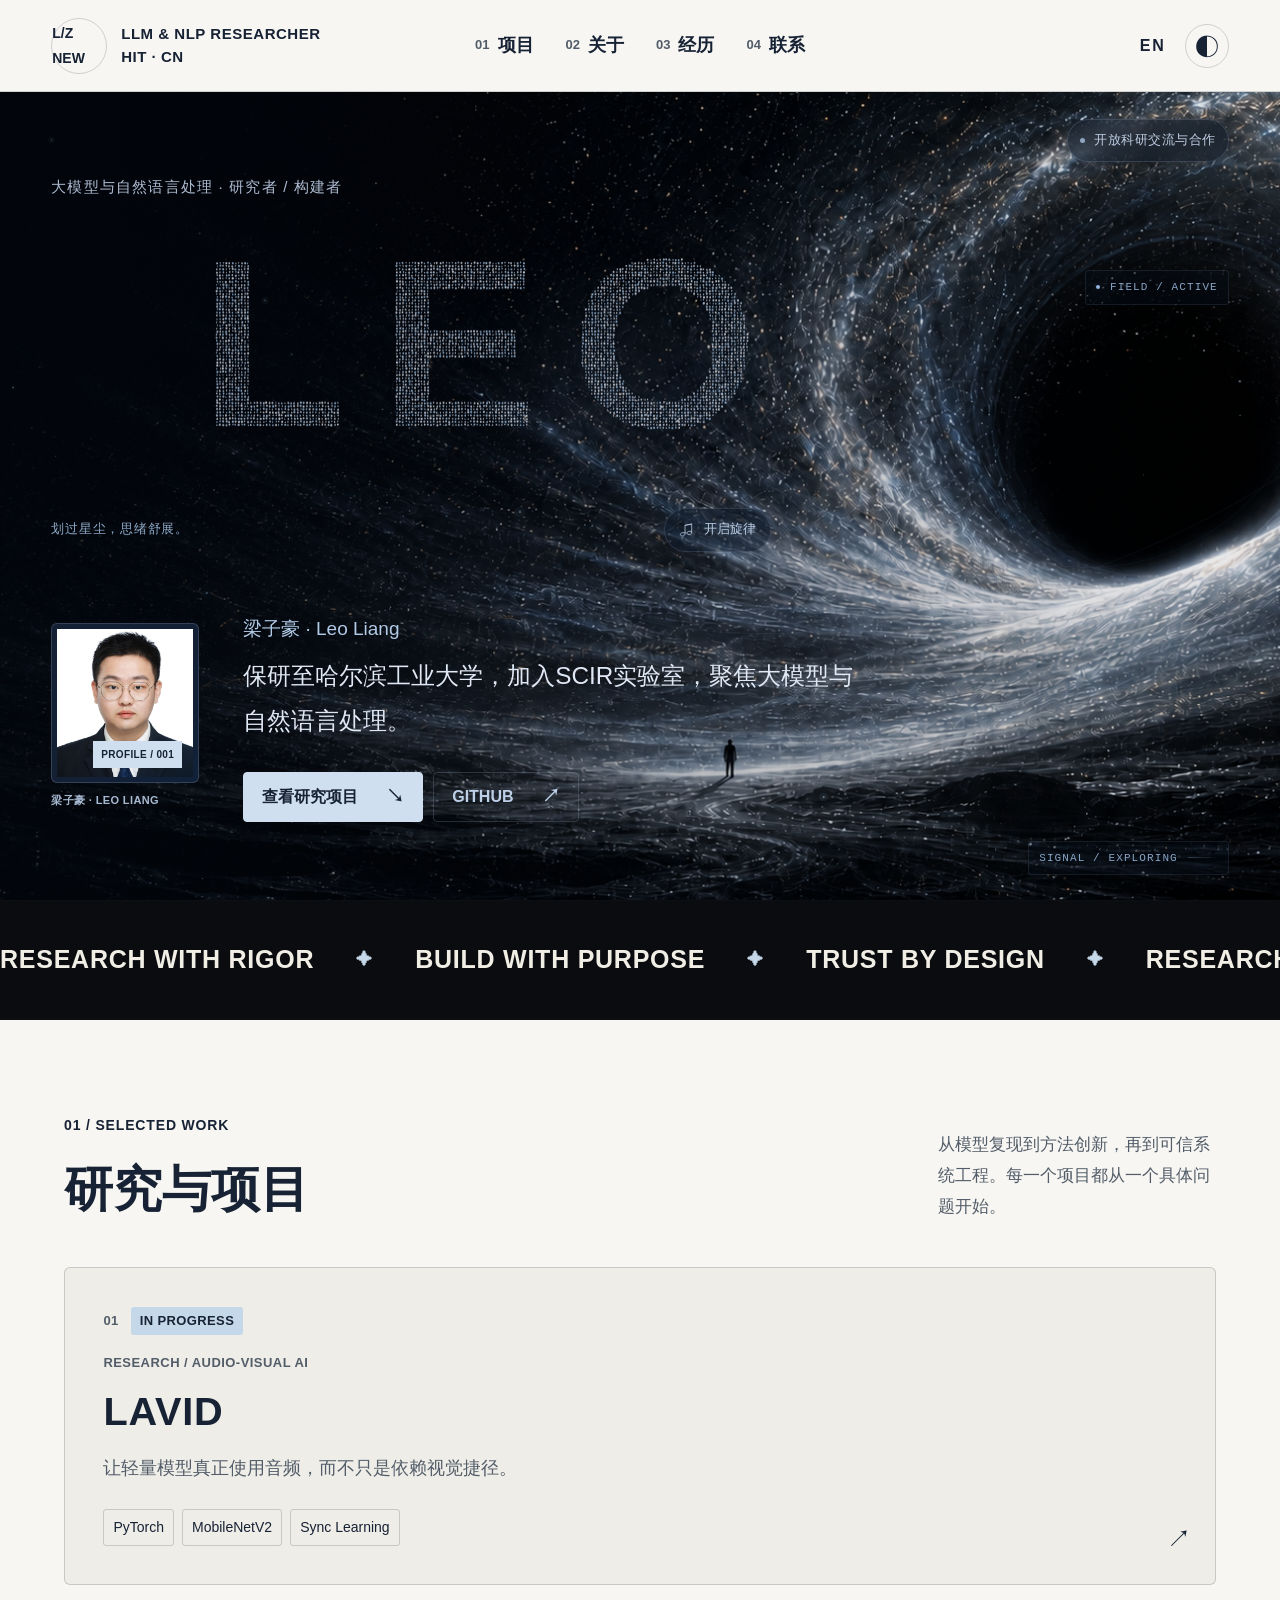
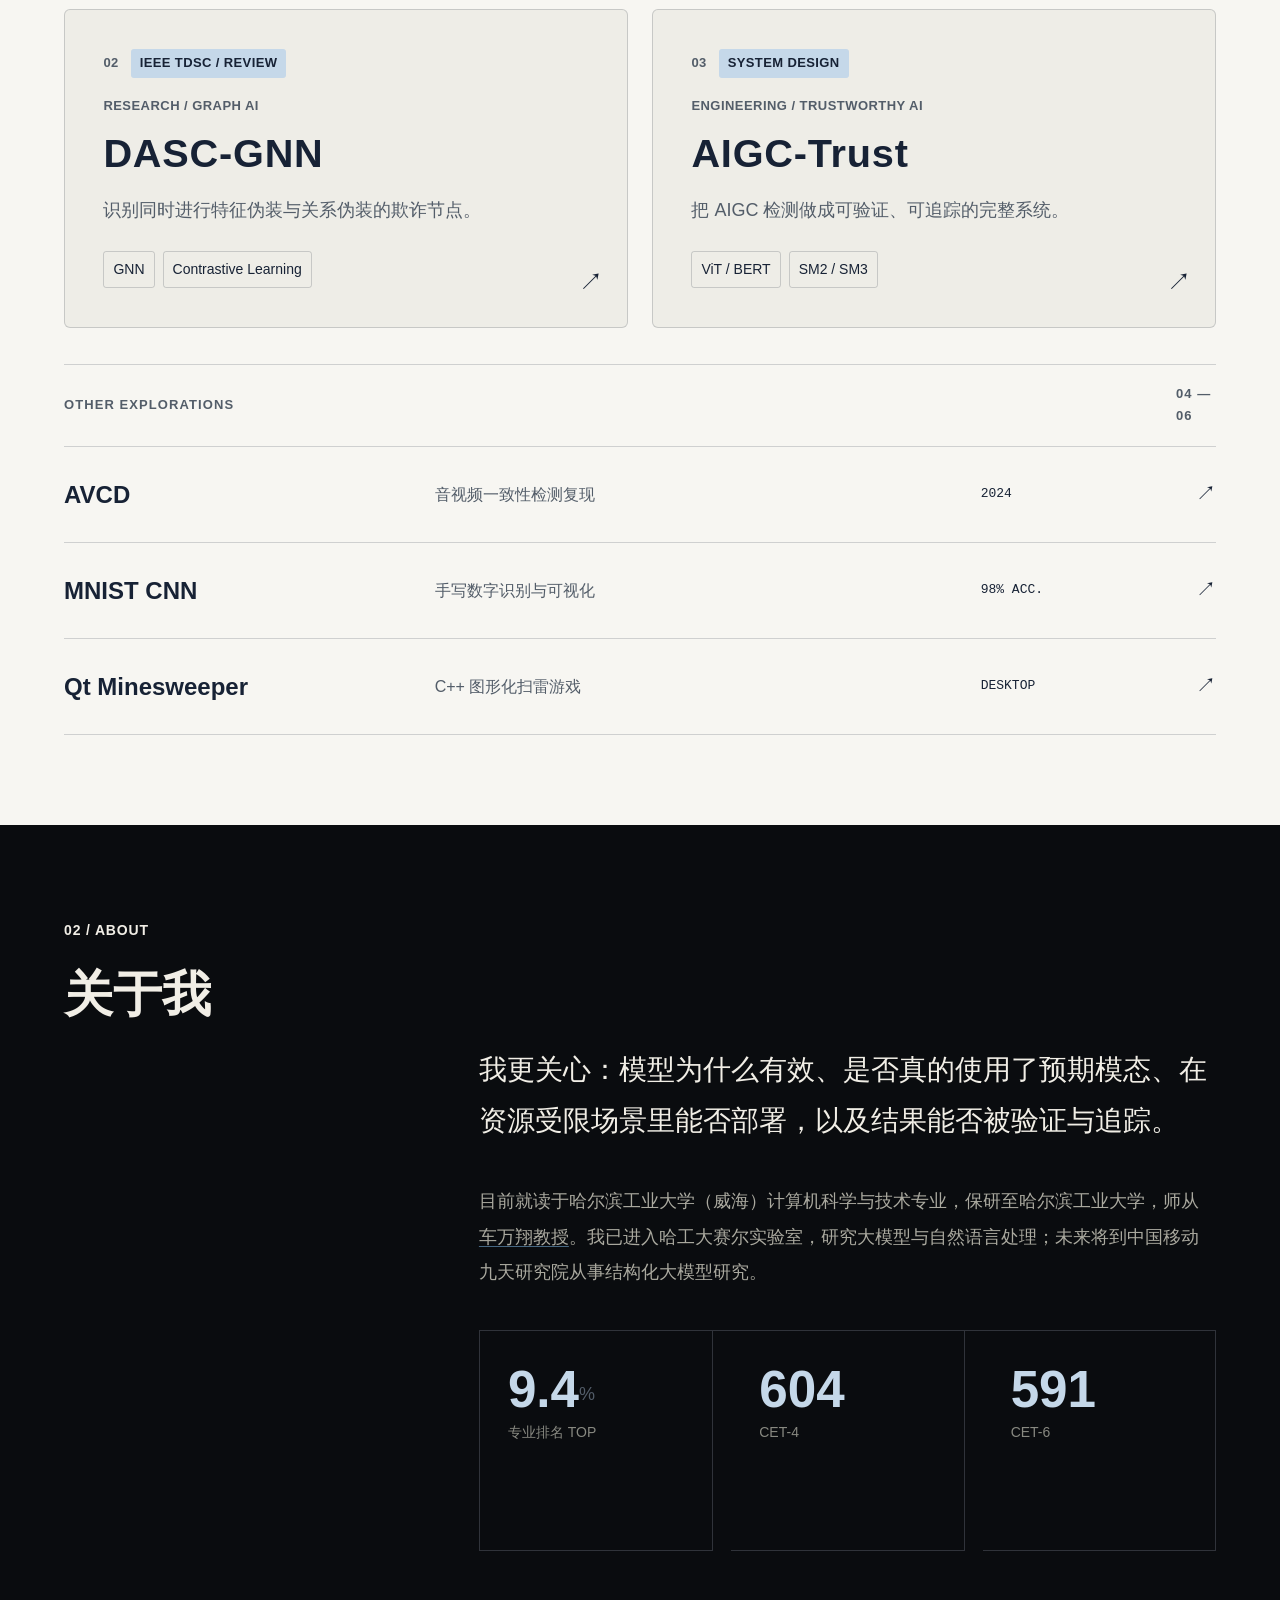
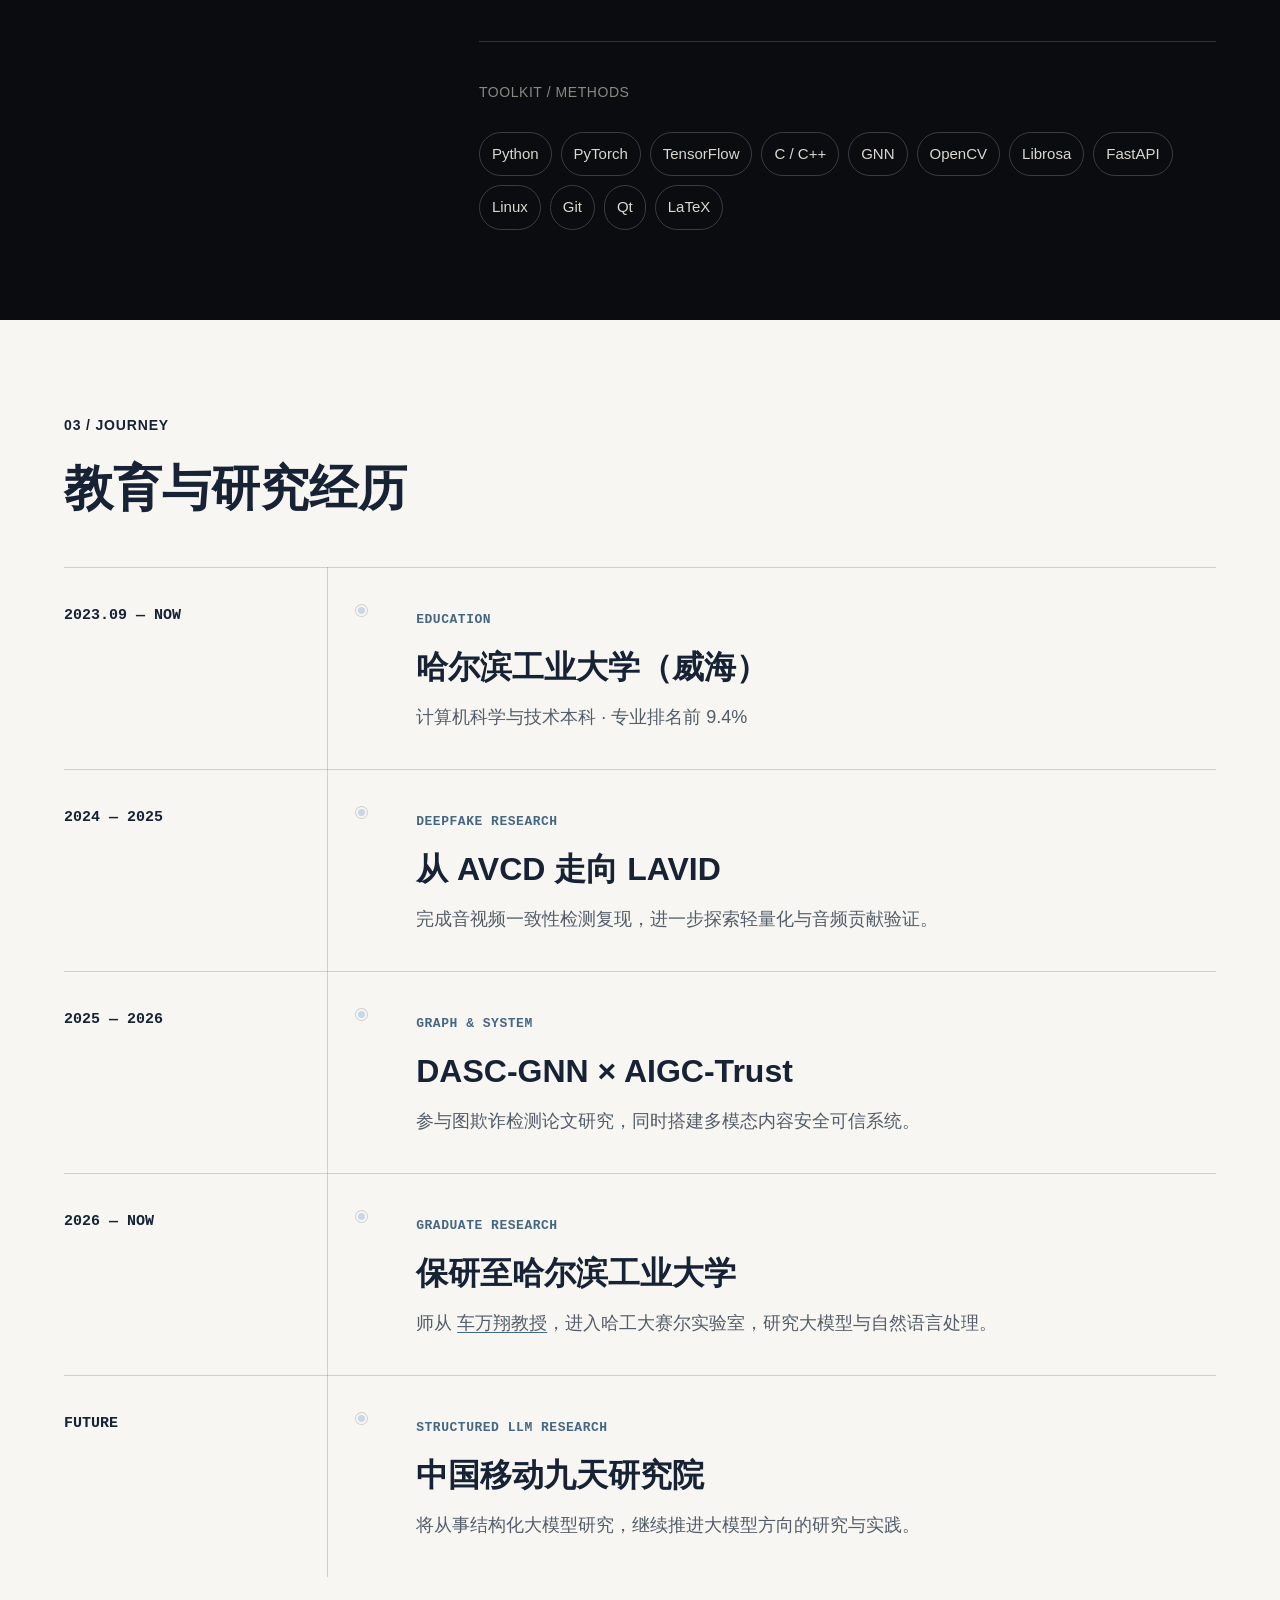
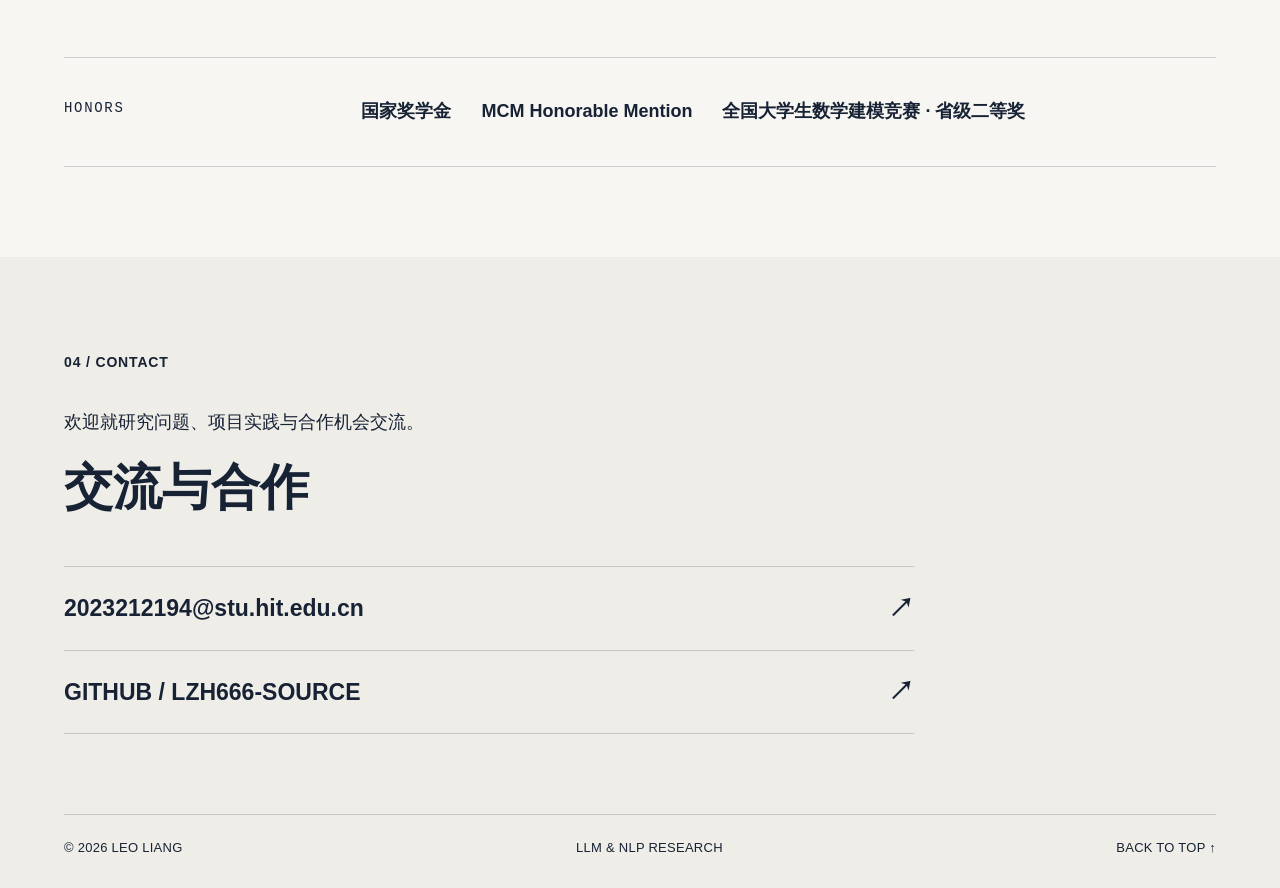
<file: index.html>
<!doctype html>
<html lang="zh-CN" data-theme="light">
<head>
  <meta charset="utf-8">
  <meta name="viewport" content="width=device-width, initial-scale=1">
  <meta name="theme-color" content="#f8fafc">
  <title>梁子豪 / Leo NEW — LLM & NLP Research</title>
  <meta name="description" content="梁子豪的个人科研主页：大模型、自然语言处理与结构化大模型研究。">
  <meta property="og:type" content="website">
  <meta property="og:title" content="梁子豪 / Leo NEW — LLM & NLP Research">
  <meta property="og:description" content="Researching large language models, NLP, and structured LLMs.">
  <meta property="og:image" content="https://lzh666-source.github.io/assets/og.png">
  <meta property="og:url" content="https://lzh666-source.github.io/">
  <meta name="twitter:card" content="summary_large_image">
  <meta name="twitter:image" content="https://lzh666-source.github.io/assets/og.png">
  <link rel="preload" href="assets/portrait.jpg" as="image">
  <link rel="stylesheet" href="styles.css?v=20261003-bg-bottom">
  <script src="interactions.js?v=20261002-stardust" defer></script>
  <script src="hero-space.js?v=20261002-stardust" defer></script>
</head>
<body>
  <div class="page-noise" aria-hidden="true"></div>
  <div class="scroll-progress" aria-hidden="true"><span></span></div>
  <div class="cursor cursor-dot" aria-hidden="true"></div>
  <div class="cursor cursor-orbit" aria-hidden="true"><span>VIEW</span></div>

  <header class="site-header" data-reveal>
    <a class="brand magnetic" href="#top" aria-label="返回首页">
      <span class="brand-mark">L/Z NEW</span>
      <span class="brand-meta">LLM &amp; NLP RESEARCHER<br>HIT · CN</span>
    </a>
    <nav class="desktop-nav" aria-label="主导航">
      <a href="#work"><span>01</span> 项目</a>
      <a href="#about"><span>02</span> 关于</a>
      <a href="#notes"><span>03</span> 经历</a>
      <a href="#contact"><span>04</span> 联系</a>
    </nav>
    <div class="header-actions">
      <button class="text-button" id="langToggle" type="button" aria-label="切换语言">EN</button>
      <button class="theme-toggle magnetic" id="themeToggle" type="button" aria-label="切换明暗主题">
        <span class="theme-icon" aria-hidden="true">◐</span>
      </button>
      <button class="menu-toggle" id="menuToggle" type="button" aria-expanded="false" aria-controls="mobileMenu">
        <span></span><span></span><span class="sr-only">打开菜单</span>
      </button>
    </div>
  </header>

  <div class="mobile-menu" id="mobileMenu" aria-hidden="true">
    <nav aria-label="移动端导航">
      <a href="#work">01 / 项目</a>
      <a href="#about">02 / 关于</a>
      <a href="#notes">03 / 经历</a>
      <a href="#contact">04 / 联系</a>
    </nav>
  </div>

  <main id="top">
    <section class="hero" aria-labelledby="hero-title">
      <canvas id="particleField" aria-hidden="true"></canvas>
      <div class="space-depth" aria-hidden="true"><i></i><i></i><i></i></div>
      <div class="hero-status" data-reveal>
        <span class="status-dot"></span>
        <span data-zh="开放科研交流与合作" data-en="OPEN TO RESEARCH COLLABORATION">开放科研交流与合作</span>
      </div>

      <div class="hero-title-wrap" data-reveal>
        <p class="eyebrow" data-zh="大模型与自然语言处理 · 研究者 / 构建者" data-en="LLM &amp; NLP · RESEARCHER / BUILDER">
          大模型与自然语言处理 · 研究者 / 构建者
        </p>
        <h1 id="hero-title" aria-label="LEO" data-cursor="DRIFT">
          <span class="title-fallback">LEO</span>
          <canvas id="stardustTitle" aria-hidden="true"></canvas>
        </h1>
        <div class="title-controls">
          <p class="stardust-hint" data-zh="划过星尘，思绪舒展。" data-en="Move through the stardust. Let ideas unfold.">划过星尘，思绪舒展。</p>
          <button class="sound-toggle" id="soundToggle" type="button" aria-pressed="false" aria-label="开启星尘旋律">
            <svg viewBox="0 0 24 24" aria-hidden="true"><path d="M9 18V5l10-2v13M9 5l10-2M9 18c0 1.7-1.8 3-4 3s-3-1.3-3-2.5S3.8 16 6 16h3m10 0c0 1.7-1.8 3-4 3s-3-1.3-3-2.5S13.8 14 16 14h3"/></svg>
            <span id="soundLabel" data-zh="开启旋律" data-en="SOUND OFF">开启旋律</span>
          </button>
        </div>
      </div>

      <div class="space-label space-label-top" aria-hidden="true"><span></span>FIELD / ACTIVE</div>
      <div class="space-label space-label-bottom" aria-hidden="true">SIGNAL / EXPLORING<span class="label-line"></span></div>

      <div class="hero-lower">
        <figure class="portrait-wrap tilt-card" data-reveal>
          <div class="portrait-frame">
            <img src="assets/portrait.jpg" alt="梁子豪的个人照片" width="520" height="520">
            <span class="portrait-index">PROFILE / 001</span>
          </div>
          <figcaption>梁子豪 · LEO LIANG</figcaption>
        </figure>

        <div class="hero-intro" data-reveal>
          <p class="hero-kicker" data-zh="梁子豪 · Leo Liang" data-en="LEO LIANG">梁子豪 · Leo Liang</p>
          <p class="hero-copy" data-zh="保研至<span>哈尔滨工业大学</span>，加入<span>SCIR实验室</span>，聚焦大模型与自然语言处理。" data-en="Admitted to <span>Harbin Institute of Technology</span> for graduate study and joining the <span>HIT SCIR Lab</span>, focusing on LLMs and NLP.">
            保研至<span>哈尔滨工业大学</span>，加入<span>SCIR实验室</span>，聚焦大模型与自然语言处理。
          </p>
          <div class="hero-cta">
            <a class="button button-primary magnetic" href="#work">
              <span data-zh="查看研究项目" data-en="VIEW RESEARCH PROJECTS">查看研究项目</span>
              <b aria-hidden="true">↘</b>
            </a>
            <a class="button button-ghost magnetic" href="https://github.com/lzh666-source" target="_blank" rel="noreferrer">
              GITHUB <b aria-hidden="true">↗</b>
            </a>
          </div>
        </div>

      </div>

    </section>

    <div class="marquee" aria-hidden="true">
      <div class="marquee-track">
        <span>RESEARCH WITH RIGOR</span><i>✦</i>
        <span>BUILD WITH PURPOSE</span><i>✦</i>
        <span>TRUST BY DESIGN</span><i>✦</i>
        <span>RESEARCH WITH RIGOR</span><i>✦</i>
        <span>BUILD WITH PURPOSE</span><i>✦</i>
        <span>TRUST BY DESIGN</span><i>✦</i>
      </div>
    </div>

    <section class="section work-section" id="work" aria-labelledby="work-title">
      <div class="section-heading" data-reveal>
        <div>
          <span class="section-index">01 / SELECTED WORK</span>
          <h2 id="work-title" data-zh="研究与项目" data-en="RESEARCH &amp; PROJECTS">
            研究与项目
          </h2>
        </div>
        <p data-zh="从模型复现到方法创新，再到可信系统工程。每一个项目都从一个具体问题开始。" data-en="From reproduction to method innovation and trustworthy systems engineering. Every project begins with a concrete problem.">
          从模型复现到方法创新，再到可信系统工程。每一个项目都从一个具体问题开始。
        </p>
      </div>

      <div class="project-list">
        <article class="project project-featured tilt-card" data-project="lavid" data-cursor="OPEN" tabindex="0" role="button" aria-label="查看 LAVID 项目详情" data-reveal>
          <div class="project-copy">
            <div class="project-meta"><span class="project-number">01</span><span class="project-badge">IN PROGRESS</span></div>
            <p class="project-type">RESEARCH / AUDIO-VISUAL AI</p>
            <h3>LAVID</h3>
            <p data-zh="让轻量模型真正使用音频，而不只是依赖视觉捷径。" data-en="Making lightweight models truly use audio, rather than falling back on visual shortcuts.">
              让轻量模型真正使用音频，而不只是依赖视觉捷径。
            </p>
            <ul><li>PyTorch</li><li>MobileNetV2</li><li>Sync Learning</li></ul>
          </div>
          <span class="project-arrow" aria-hidden="true">↗</span>
        </article>

        <div class="project-pair">
          <article class="project tilt-card" data-project="dasc" data-cursor="OPEN" tabindex="0" role="button" aria-label="查看 DASC-GNN 项目详情" data-reveal>
            <div class="project-copy">
              <div class="project-meta"><span class="project-number">02</span><span class="project-badge">IEEE TDSC / REVIEW</span></div>
              <p class="project-type">RESEARCH / GRAPH AI</p>
              <h3>DASC-GNN</h3>
              <p data-zh="识别同时进行特征伪装与关系伪装的欺诈节点。" data-en="Detecting fraudulent nodes disguised in both features and relationships.">
                识别同时进行特征伪装与关系伪装的欺诈节点。
              </p>
              <ul><li>GNN</li><li>Contrastive Learning</li></ul>
            </div>
            <span class="project-arrow" aria-hidden="true">↗</span>
          </article>

          <article class="project project-dark tilt-card" data-project="aigc" data-cursor="OPEN" tabindex="0" role="button" aria-label="查看 AIGC-Trust 项目详情" data-reveal>
            <div class="project-copy">
              <div class="project-meta"><span class="project-number">03</span><span class="project-badge">SYSTEM DESIGN</span></div>
              <p class="project-type">ENGINEERING / TRUSTWORTHY AI</p>
              <h3>AIGC-Trust</h3>
              <p data-zh="把 AIGC 检测做成可验证、可追踪的完整系统。" data-en="Turning AIGC detection into a verifiable and traceable end-to-end system.">
                把 AIGC 检测做成可验证、可追踪的完整系统。
              </p>
              <ul><li>ViT / BERT</li><li>SM2 / SM3</li></ul>
            </div>
            <span class="project-arrow" aria-hidden="true">↗</span>
          </article>
        </div>

        <div class="project-archive" data-reveal>
          <div class="archive-label">
            <span>OTHER EXPLORATIONS</span>
            <span>04 — 06</span>
          </div>
          <button type="button" data-project="avcd" data-cursor="OPEN"><b>AVCD</b><span>音视频一致性检测复现</span><i>2024</i><em>↗</em></button>
          <button type="button" data-project="mnist" data-cursor="OPEN"><b>MNIST CNN</b><span>手写数字识别与可视化</span><i>98% ACC.</i><em>↗</em></button>
          <button type="button" data-project="qt" data-cursor="OPEN"><b>Qt Minesweeper</b><span>C++ 图形化扫雷游戏</span><i>DESKTOP</i><em>↗</em></button>
        </div>
      </div>
    </section>

    <section class="section about-section" id="about" aria-labelledby="about-title">
      <div class="about-sticky">
        <span class="section-index">02 / ABOUT</span>
        <h2 id="about-title" data-zh="关于我" data-en="ABOUT ME">
          关于我
        </h2>
      </div>

      <div class="about-content">
        <p class="about-lead" data-zh="我更关心：模型为什么有效、是否真的使用了预期模态、在资源受限场景里能否部署，以及结果能否被验证与追踪。" data-en="I care about why a model works, whether it uses the intended modality, whether it can run under real constraints, and whether its outcomes can be verified and traced.">
          我更关心：模型为什么有效、是否真的使用了预期模态、在资源受限场景里能否部署，以及结果能否被验证与追踪。
        </p>
        <p data-zh="目前就读于哈尔滨工业大学（威海）计算机科学与技术专业，保研至哈尔滨工业大学，师从 <a class=&quot;inline-link&quot; href=&quot;https://chewanxiang.com/zh/&quot; target=&quot;_blank&quot; rel=&quot;noopener&quot;>车万翔教授</a>。我已进入哈工大赛尔实验室，研究大模型与自然语言处理；未来将到中国移动九天研究院从事结构化大模型研究。" data-en="I study Computer Science at HIT Weihai and have been admitted to HIT for graduate study with <a class=&quot;inline-link&quot; href=&quot;https://chewanxiang.com/zh/&quot; target=&quot;_blank&quot; rel=&quot;noopener&quot;>Professor Wanxiang Che</a>. I have joined the HIT SCIR Lab to study LLMs and NLP, and will work on structured LLMs at China Mobile Jiutian Research Institute.">
          目前就读于哈尔滨工业大学（威海）计算机科学与技术专业，保研至哈尔滨工业大学，师从 <a class="inline-link" href="https://chewanxiang.com/zh/" target="_blank" rel="noopener">车万翔教授</a>。我已进入哈工大赛尔实验室，研究大模型与自然语言处理；未来将到中国移动九天研究院从事结构化大模型研究。
        </p>

        <div class="metrics">
          <div data-reveal><strong>9.4</strong><sup>%</sup><span>专业排名 TOP</span></div>
          <div data-reveal><strong>604</strong><sup></sup><span>CET-4</span></div>
          <div data-reveal><strong>591</strong><sup></sup><span>CET-6</span></div>
        </div>

        <div class="toolkit" data-reveal>
          <p>TOOLKIT / METHODS</p>
          <div>
            <span>Python</span><span>PyTorch</span><span>TensorFlow</span><span>C / C++</span>
            <span>GNN</span><span>OpenCV</span><span>Librosa</span><span>FastAPI</span>
            <span>Linux</span><span>Git</span><span>Qt</span><span>LaTeX</span>
          </div>
        </div>
      </div>
    </section>

    <section class="section notes-section" id="notes" aria-labelledby="notes-title">
      <div class="section-heading compact" data-reveal>
        <div>
          <span class="section-index">03 / JOURNEY</span>
          <h2 id="notes-title" data-zh="教育与研究经历" data-en="EDUCATION &amp; EXPERIENCE">
            教育与研究经历
          </h2>
        </div>
      </div>

      <ol class="timeline">
        <li data-reveal>
          <time>2023.09 — NOW</time>
          <div class="timeline-dot"></div>
          <article>
            <span>EDUCATION</span>
            <h3>哈尔滨工业大学（威海）</h3>
            <p>计算机科学与技术本科 · 专业排名前 9.4%</p>
          </article>
        </li>
        <li data-reveal>
          <time>2024 — 2025</time>
          <div class="timeline-dot"></div>
          <article>
            <span>DEEPFAKE RESEARCH</span>
            <h3>从 AVCD 走向 LAVID</h3>
            <p>完成音视频一致性检测复现，进一步探索轻量化与音频贡献验证。</p>
          </article>
        </li>
        <li data-reveal>
          <time>2025 — 2026</time>
          <div class="timeline-dot"></div>
          <article>
            <span>GRAPH & SYSTEM</span>
            <h3>DASC-GNN × AIGC-Trust</h3>
            <p>参与图欺诈检测论文研究，同时搭建多模态内容安全可信系统。</p>
          </article>
        </li>
        <li data-reveal>
          <time>2026 — NOW</time>
          <div class="timeline-dot"></div>
          <article>
            <span>GRADUATE RESEARCH</span>
            <h3>保研至哈尔滨工业大学</h3>
            <p>师从 <a class="inline-link" href="https://chewanxiang.com/zh/" target="_blank" rel="noopener">车万翔教授</a>，进入哈工大赛尔实验室，研究大模型与自然语言处理。</p>
          </article>
        </li>
        <li data-reveal>
          <time>FUTURE</time>
          <div class="timeline-dot"></div>
          <article>
            <span>STRUCTURED LLM RESEARCH</span>
            <h3>中国移动九天研究院</h3>
            <p>将从事结构化大模型研究，继续推进大模型方向的研究与实践。</p>
          </article>
        </li>
      </ol>

      <div class="honor-strip" data-reveal>
        <span>HONORS</span>
        <div>
          <b>国家奖学金</b>
          <b>MCM Honorable Mention</b>
          <b>全国大学生数学建模竞赛 · 省级二等奖</b>
        </div>
      </div>
    </section>

    <section class="contact-section" id="contact" aria-labelledby="contact-title">
      <span class="section-index">04 / CONTACT</span>
      <p data-zh="欢迎就研究问题、项目实践与合作机会交流。" data-en="Open to discussions about research, projects, and collaboration.">欢迎就研究问题、项目实践与合作机会交流。</p>
      <h2 id="contact-title" data-zh="交流与合作" data-en="GET IN TOUCH">
        交流与合作
      </h2>
      <div class="contact-actions">
        <a class="contact-link magnetic" href="mailto:2023212194@stu.hit.edu.cn">
          <span>2023212194@stu.hit.edu.cn</span><b>↗</b>
        </a>
        <a class="contact-link magnetic" href="https://github.com/lzh666-source" target="_blank" rel="noreferrer">
          <span>GITHUB / LZH666-SOURCE</span><b>↗</b>
        </a>
      </div>
      <footer>
        <span>© 2026 LEO LIANG</span>
        <span>LLM &amp; NLP RESEARCH</span>
        <a href="#top">BACK TO TOP ↑</a>
      </footer>
    </section>
  </main>

  <dialog class="project-dialog" id="projectDialog" aria-labelledby="dialogTitle">
    <button class="dialog-close magnetic" type="button" aria-label="关闭项目详情">×</button>
    <div class="dialog-index">PROJECT / <span id="dialogIndex">01</span></div>
    <div class="dialog-layout">
      <div>
        <p id="dialogType">RESEARCH</p>
        <h2 id="dialogTitle">LAVID</h2>
        <div class="dialog-tags" id="dialogTags"></div>
      </div>
      <div>
        <p class="dialog-summary" id="dialogSummary"></p>
        <div class="dialog-detail" id="dialogDetail"></div>
      </div>
    </div>
  </dialog>
</body>
</html>
</file>
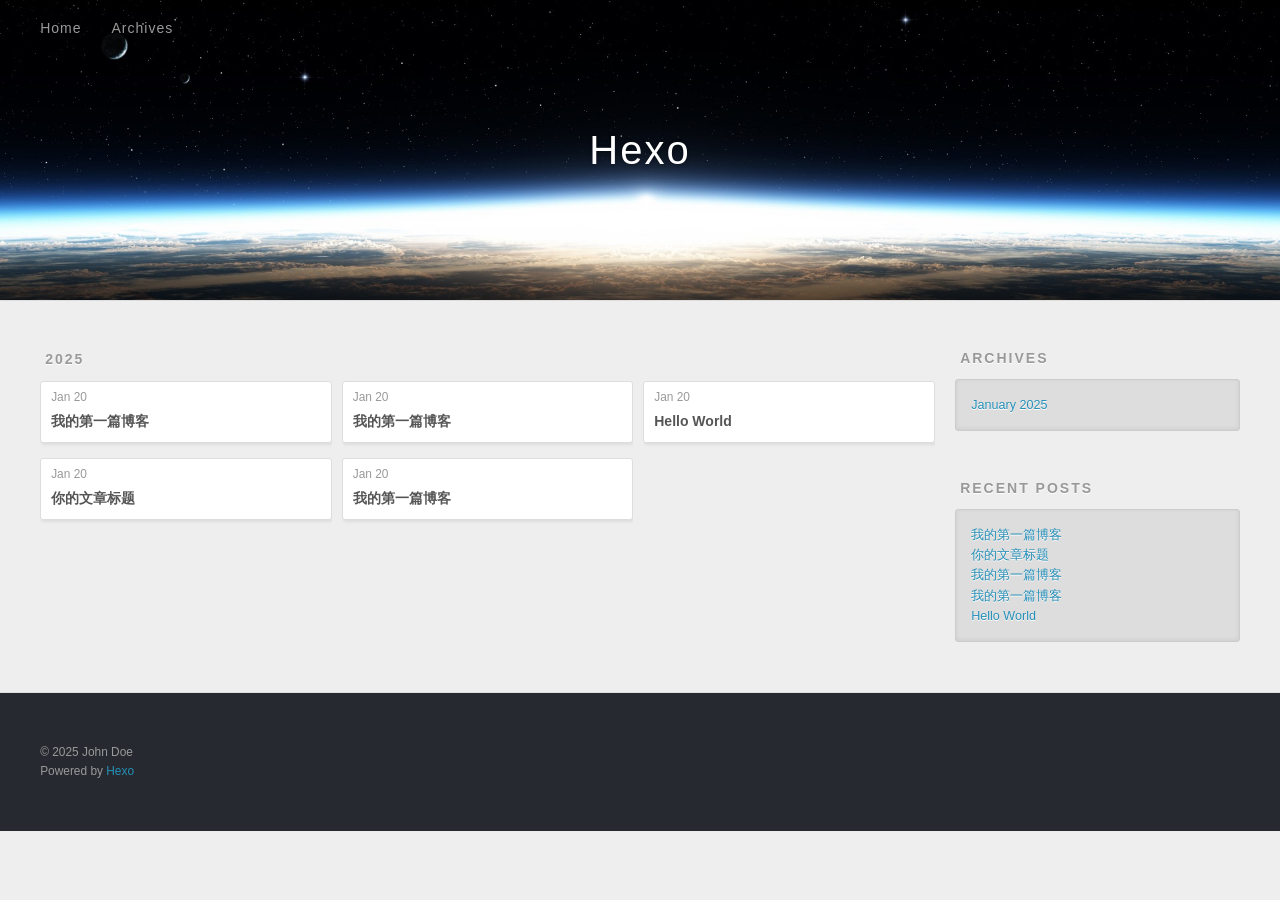
<file: archives/index.html>
<!DOCTYPE html>
<html>
<head>
  <meta charset="utf-8">
  
  
  <title>Archives | Hexo</title>
  <meta name="viewport" content="width=device-width, initial-scale=1, shrink-to-fit=no">
  <meta property="og:type" content="website">
<meta property="og:title" content="Hexo">
<meta property="og:url" content="http://example.com/archives/index.html">
<meta property="og:site_name" content="Hexo">
<meta property="og:locale" content="en_US">
<meta property="article:author" content="John Doe">
<meta name="twitter:card" content="summary">
  
    <link rel="alternate" href="/atom.xml" title="Hexo" type="application/atom+xml">
  
  
    <link rel="shortcut icon" href="/favicon.png">
  
  
  
<link rel="stylesheet" href="/css/style.css">

  
    
<link rel="stylesheet" href="/fancybox/jquery.fancybox.min.css">

  
  
<meta name="generator" content="Hexo 7.3.0"></head>

<body>
  <div id="container">
    <div id="wrap">
      <header id="header">
  <div id="banner"></div>
  <div id="header-outer" class="outer">
    <div id="header-title" class="inner">
      <h1 id="logo-wrap">
        <a href="/" id="logo">Hexo</a>
      </h1>
      
    </div>
    <div id="header-inner" class="inner">
      <nav id="main-nav">
        <a id="main-nav-toggle" class="nav-icon"><span class="fa fa-bars"></span></a>
        
          <a class="main-nav-link" href="/">Home</a>
        
          <a class="main-nav-link" href="/archives">Archives</a>
        
      </nav>
      <nav id="sub-nav">
        
        
          <a class="nav-icon" href="/atom.xml" title="RSS Feed"><span class="fa fa-rss"></span></a>
        
        <a class="nav-icon nav-search-btn" title="Search"><span class="fa fa-search"></span></a>
      </nav>
      <div id="search-form-wrap">
        <form action="//google.com/search" method="get" accept-charset="UTF-8" class="search-form"><input type="search" name="q" class="search-form-input" placeholder="Search"><button type="submit" class="search-form-submit">&#xF002;</button><input type="hidden" name="sitesearch" value="http://example.com"></form>
      </div>
    </div>
  </div>
</header>

      <div class="outer">
        <section id="main">
  
  
    
    
      
      
      <section class="archives-wrap">
        <div class="archive-year-wrap">
          <a href="/archives/2025" class="archive-year">2025</a>
        </div>
        <div class="archives">
    
    <article class="archive-article archive-type-post">
  <div class="archive-article-inner">
    <header class="archive-article-header">
      <a href="/2025/01/20/%E6%88%91%E7%9A%84%E7%AC%AC%E4%B8%80%E7%AF%87%E5%8D%9A%E5%AE%A2-2/" class="archive-article-date">
  <time class="dt-published" datetime="2025-01-20T09:05:59.000Z" itemprop="datePublished">Jan 20</time>
</a>
      
  
    <h1 itemprop="name">
      <a class="archive-article-title" href="/2025/01/20/%E6%88%91%E7%9A%84%E7%AC%AC%E4%B8%80%E7%AF%87%E5%8D%9A%E5%AE%A2-2/">我的第一篇博客</a>
    </h1>
  

    </header>
  </div>
</article>
  
    
    
    <article class="archive-article archive-type-post">
  <div class="archive-article-inner">
    <header class="archive-article-header">
      <a href="/2025/01/20/%E4%BD%A0%E7%9A%84%E6%96%87%E7%AB%A0%E6%A0%87%E9%A2%98/" class="archive-article-date">
  <time class="dt-published" datetime="2025-01-20T04:15:10.000Z" itemprop="datePublished">Jan 20</time>
</a>
      
  
    <h1 itemprop="name">
      <a class="archive-article-title" href="/2025/01/20/%E4%BD%A0%E7%9A%84%E6%96%87%E7%AB%A0%E6%A0%87%E9%A2%98/">你的文章标题</a>
    </h1>
  

    </header>
  </div>
</article>
  
    
    
    <article class="archive-article archive-type-post">
  <div class="archive-article-inner">
    <header class="archive-article-header">
      <a href="/2025/01/20/%E6%88%91%E7%9A%84%E7%AC%AC%E4%B8%80%E7%AF%87%E5%8D%9A%E5%AE%A2-1/" class="archive-article-date">
  <time class="dt-published" datetime="2025-01-20T04:11:44.000Z" itemprop="datePublished">Jan 20</time>
</a>
      
  
    <h1 itemprop="name">
      <a class="archive-article-title" href="/2025/01/20/%E6%88%91%E7%9A%84%E7%AC%AC%E4%B8%80%E7%AF%87%E5%8D%9A%E5%AE%A2-1/">我的第一篇博客</a>
    </h1>
  

    </header>
  </div>
</article>
  
    
    
    <article class="archive-article archive-type-post">
  <div class="archive-article-inner">
    <header class="archive-article-header">
      <a href="/2025/01/20/%E6%88%91%E7%9A%84%E7%AC%AC%E4%B8%80%E7%AF%87%E5%8D%9A%E5%AE%A2/" class="archive-article-date">
  <time class="dt-published" datetime="2025-01-20T03:37:33.000Z" itemprop="datePublished">Jan 20</time>
</a>
      
  
    <h1 itemprop="name">
      <a class="archive-article-title" href="/2025/01/20/%E6%88%91%E7%9A%84%E7%AC%AC%E4%B8%80%E7%AF%87%E5%8D%9A%E5%AE%A2/">我的第一篇博客</a>
    </h1>
  

    </header>
  </div>
</article>
  
    
    
    <article class="archive-article archive-type-post">
  <div class="archive-article-inner">
    <header class="archive-article-header">
      <a href="/2025/01/20/hello-world/" class="archive-article-date">
  <time class="dt-published" datetime="2025-01-20T02:44:25.903Z" itemprop="datePublished">Jan 20</time>
</a>
      
  
    <h1 itemprop="name">
      <a class="archive-article-title" href="/2025/01/20/hello-world/">Hello World</a>
    </h1>
  

    </header>
  </div>
</article>
  
  
    </div></section>
  


</section>
        
          <aside id="sidebar">
  
    

  
    

  
    
  
    
  <div class="widget-wrap">
    <h3 class="widget-title">Archives</h3>
    <div class="widget">
      <ul class="archive-list"><li class="archive-list-item"><a class="archive-list-link" href="/archives/2025/01/">January 2025</a></li></ul>
    </div>
  </div>


  
    
  <div class="widget-wrap">
    <h3 class="widget-title">Recent Posts</h3>
    <div class="widget">
      <ul>
        
          <li>
            <a href="/2025/01/20/%E6%88%91%E7%9A%84%E7%AC%AC%E4%B8%80%E7%AF%87%E5%8D%9A%E5%AE%A2-2/">我的第一篇博客</a>
          </li>
        
          <li>
            <a href="/2025/01/20/%E4%BD%A0%E7%9A%84%E6%96%87%E7%AB%A0%E6%A0%87%E9%A2%98/">你的文章标题</a>
          </li>
        
          <li>
            <a href="/2025/01/20/%E6%88%91%E7%9A%84%E7%AC%AC%E4%B8%80%E7%AF%87%E5%8D%9A%E5%AE%A2-1/">我的第一篇博客</a>
          </li>
        
          <li>
            <a href="/2025/01/20/%E6%88%91%E7%9A%84%E7%AC%AC%E4%B8%80%E7%AF%87%E5%8D%9A%E5%AE%A2/">我的第一篇博客</a>
          </li>
        
          <li>
            <a href="/2025/01/20/hello-world/">Hello World</a>
          </li>
        
      </ul>
    </div>
  </div>

  
</aside>
        
      </div>
      <footer id="footer">
  
  <div class="outer">
    <div id="footer-info" class="inner">
      
      &copy; 2025 John Doe<br>
      Powered by <a href="https://hexo.io/" target="_blank">Hexo</a>
    </div>
  </div>
</footer>

    </div>
    <nav id="mobile-nav">
  
    <a href="/" class="mobile-nav-link">Home</a>
  
    <a href="/archives" class="mobile-nav-link">Archives</a>
  
</nav>
    


<script src="/js/jquery-3.6.4.min.js"></script>



  
<script src="/fancybox/jquery.fancybox.min.js"></script>




<script src="/js/script.js"></script>





  </div>
</body>
</html>
</file>
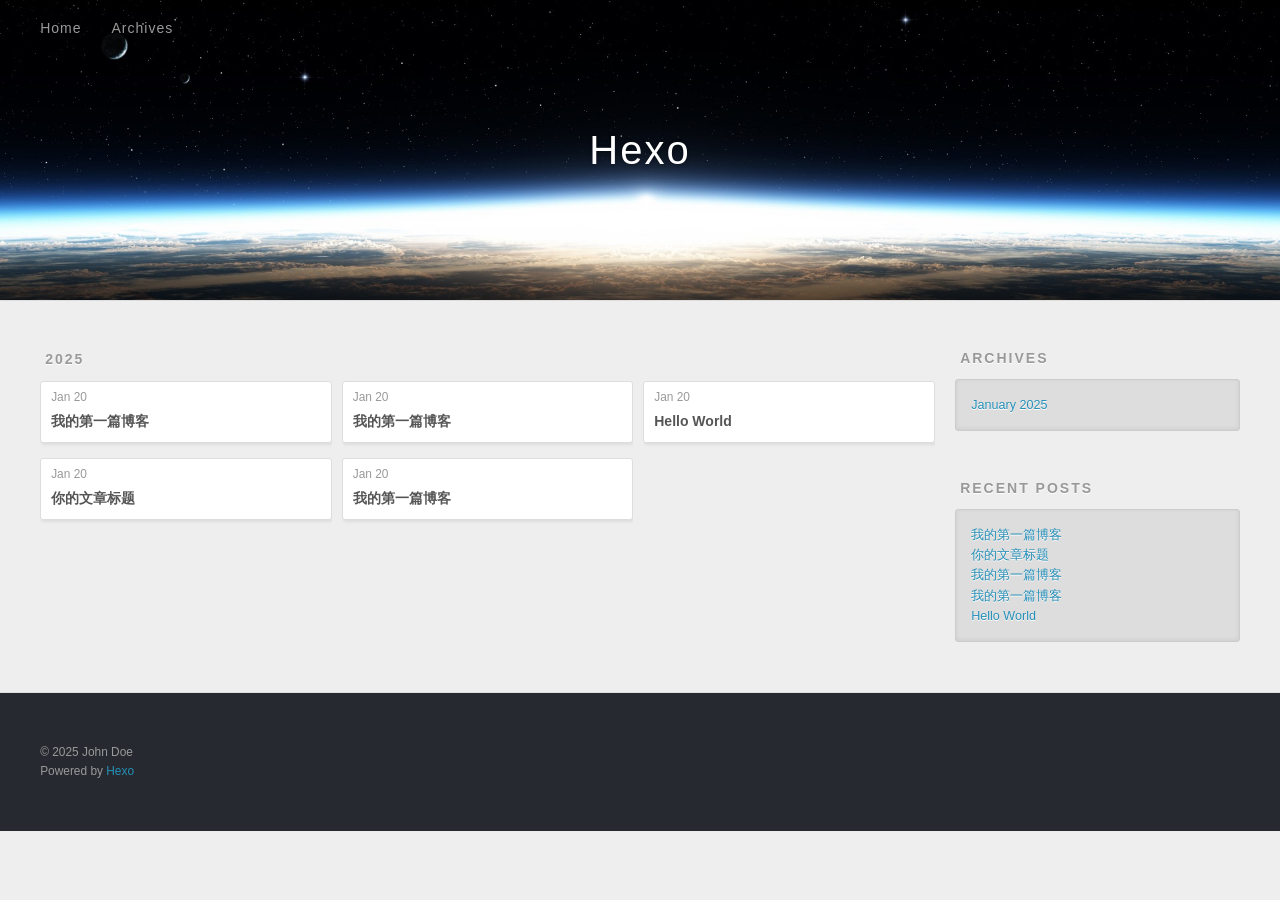
<file: archives/2025/index.html>
<!DOCTYPE html>
<html>
<head>
  <meta charset="utf-8">
  
  
  <title>Archives: 2025 | Hexo</title>
  <meta name="viewport" content="width=device-width, initial-scale=1, shrink-to-fit=no">
  <meta property="og:type" content="website">
<meta property="og:title" content="Hexo">
<meta property="og:url" content="http://example.com/archives/2025/index.html">
<meta property="og:site_name" content="Hexo">
<meta property="og:locale" content="en_US">
<meta property="article:author" content="John Doe">
<meta name="twitter:card" content="summary">
  
    <link rel="alternate" href="/atom.xml" title="Hexo" type="application/atom+xml">
  
  
    <link rel="shortcut icon" href="/favicon.png">
  
  
  
<link rel="stylesheet" href="/css/style.css">

  
    
<link rel="stylesheet" href="/fancybox/jquery.fancybox.min.css">

  
  
<meta name="generator" content="Hexo 7.3.0"></head>

<body>
  <div id="container">
    <div id="wrap">
      <header id="header">
  <div id="banner"></div>
  <div id="header-outer" class="outer">
    <div id="header-title" class="inner">
      <h1 id="logo-wrap">
        <a href="/" id="logo">Hexo</a>
      </h1>
      
    </div>
    <div id="header-inner" class="inner">
      <nav id="main-nav">
        <a id="main-nav-toggle" class="nav-icon"><span class="fa fa-bars"></span></a>
        
          <a class="main-nav-link" href="/">Home</a>
        
          <a class="main-nav-link" href="/archives">Archives</a>
        
      </nav>
      <nav id="sub-nav">
        
        
          <a class="nav-icon" href="/atom.xml" title="RSS Feed"><span class="fa fa-rss"></span></a>
        
        <a class="nav-icon nav-search-btn" title="Search"><span class="fa fa-search"></span></a>
      </nav>
      <div id="search-form-wrap">
        <form action="//google.com/search" method="get" accept-charset="UTF-8" class="search-form"><input type="search" name="q" class="search-form-input" placeholder="Search"><button type="submit" class="search-form-submit">&#xF002;</button><input type="hidden" name="sitesearch" value="http://example.com"></form>
      </div>
    </div>
  </div>
</header>

      <div class="outer">
        <section id="main">
  
  
    
    
      
      
      <section class="archives-wrap">
        <div class="archive-year-wrap">
          <a href="/archives/2025" class="archive-year">2025</a>
        </div>
        <div class="archives">
    
    <article class="archive-article archive-type-post">
  <div class="archive-article-inner">
    <header class="archive-article-header">
      <a href="/2025/01/20/%E6%88%91%E7%9A%84%E7%AC%AC%E4%B8%80%E7%AF%87%E5%8D%9A%E5%AE%A2-2/" class="archive-article-date">
  <time class="dt-published" datetime="2025-01-20T09:05:59.000Z" itemprop="datePublished">Jan 20</time>
</a>
      
  
    <h1 itemprop="name">
      <a class="archive-article-title" href="/2025/01/20/%E6%88%91%E7%9A%84%E7%AC%AC%E4%B8%80%E7%AF%87%E5%8D%9A%E5%AE%A2-2/">我的第一篇博客</a>
    </h1>
  

    </header>
  </div>
</article>
  
    
    
    <article class="archive-article archive-type-post">
  <div class="archive-article-inner">
    <header class="archive-article-header">
      <a href="/2025/01/20/%E4%BD%A0%E7%9A%84%E6%96%87%E7%AB%A0%E6%A0%87%E9%A2%98/" class="archive-article-date">
  <time class="dt-published" datetime="2025-01-20T04:15:10.000Z" itemprop="datePublished">Jan 20</time>
</a>
      
  
    <h1 itemprop="name">
      <a class="archive-article-title" href="/2025/01/20/%E4%BD%A0%E7%9A%84%E6%96%87%E7%AB%A0%E6%A0%87%E9%A2%98/">你的文章标题</a>
    </h1>
  

    </header>
  </div>
</article>
  
    
    
    <article class="archive-article archive-type-post">
  <div class="archive-article-inner">
    <header class="archive-article-header">
      <a href="/2025/01/20/%E6%88%91%E7%9A%84%E7%AC%AC%E4%B8%80%E7%AF%87%E5%8D%9A%E5%AE%A2-1/" class="archive-article-date">
  <time class="dt-published" datetime="2025-01-20T04:11:44.000Z" itemprop="datePublished">Jan 20</time>
</a>
      
  
    <h1 itemprop="name">
      <a class="archive-article-title" href="/2025/01/20/%E6%88%91%E7%9A%84%E7%AC%AC%E4%B8%80%E7%AF%87%E5%8D%9A%E5%AE%A2-1/">我的第一篇博客</a>
    </h1>
  

    </header>
  </div>
</article>
  
    
    
    <article class="archive-article archive-type-post">
  <div class="archive-article-inner">
    <header class="archive-article-header">
      <a href="/2025/01/20/%E6%88%91%E7%9A%84%E7%AC%AC%E4%B8%80%E7%AF%87%E5%8D%9A%E5%AE%A2/" class="archive-article-date">
  <time class="dt-published" datetime="2025-01-20T03:37:33.000Z" itemprop="datePublished">Jan 20</time>
</a>
      
  
    <h1 itemprop="name">
      <a class="archive-article-title" href="/2025/01/20/%E6%88%91%E7%9A%84%E7%AC%AC%E4%B8%80%E7%AF%87%E5%8D%9A%E5%AE%A2/">我的第一篇博客</a>
    </h1>
  

    </header>
  </div>
</article>
  
    
    
    <article class="archive-article archive-type-post">
  <div class="archive-article-inner">
    <header class="archive-article-header">
      <a href="/2025/01/20/hello-world/" class="archive-article-date">
  <time class="dt-published" datetime="2025-01-20T02:44:25.903Z" itemprop="datePublished">Jan 20</time>
</a>
      
  
    <h1 itemprop="name">
      <a class="archive-article-title" href="/2025/01/20/hello-world/">Hello World</a>
    </h1>
  

    </header>
  </div>
</article>
  
  
    </div></section>
  


</section>
        
          <aside id="sidebar">
  
    

  
    

  
    
  
    
  <div class="widget-wrap">
    <h3 class="widget-title">Archives</h3>
    <div class="widget">
      <ul class="archive-list"><li class="archive-list-item"><a class="archive-list-link" href="/archives/2025/01/">January 2025</a></li></ul>
    </div>
  </div>


  
    
  <div class="widget-wrap">
    <h3 class="widget-title">Recent Posts</h3>
    <div class="widget">
      <ul>
        
          <li>
            <a href="/2025/01/20/%E6%88%91%E7%9A%84%E7%AC%AC%E4%B8%80%E7%AF%87%E5%8D%9A%E5%AE%A2-2/">我的第一篇博客</a>
          </li>
        
          <li>
            <a href="/2025/01/20/%E4%BD%A0%E7%9A%84%E6%96%87%E7%AB%A0%E6%A0%87%E9%A2%98/">你的文章标题</a>
          </li>
        
          <li>
            <a href="/2025/01/20/%E6%88%91%E7%9A%84%E7%AC%AC%E4%B8%80%E7%AF%87%E5%8D%9A%E5%AE%A2-1/">我的第一篇博客</a>
          </li>
        
          <li>
            <a href="/2025/01/20/%E6%88%91%E7%9A%84%E7%AC%AC%E4%B8%80%E7%AF%87%E5%8D%9A%E5%AE%A2/">我的第一篇博客</a>
          </li>
        
          <li>
            <a href="/2025/01/20/hello-world/">Hello World</a>
          </li>
        
      </ul>
    </div>
  </div>

  
</aside>
        
      </div>
      <footer id="footer">
  
  <div class="outer">
    <div id="footer-info" class="inner">
      
      &copy; 2025 John Doe<br>
      Powered by <a href="https://hexo.io/" target="_blank">Hexo</a>
    </div>
  </div>
</footer>

    </div>
    <nav id="mobile-nav">
  
    <a href="/" class="mobile-nav-link">Home</a>
  
    <a href="/archives" class="mobile-nav-link">Archives</a>
  
</nav>
    


<script src="/js/jquery-3.6.4.min.js"></script>



  
<script src="/fancybox/jquery.fancybox.min.js"></script>




<script src="/js/script.js"></script>





  </div>
</body>
</html>
</file>
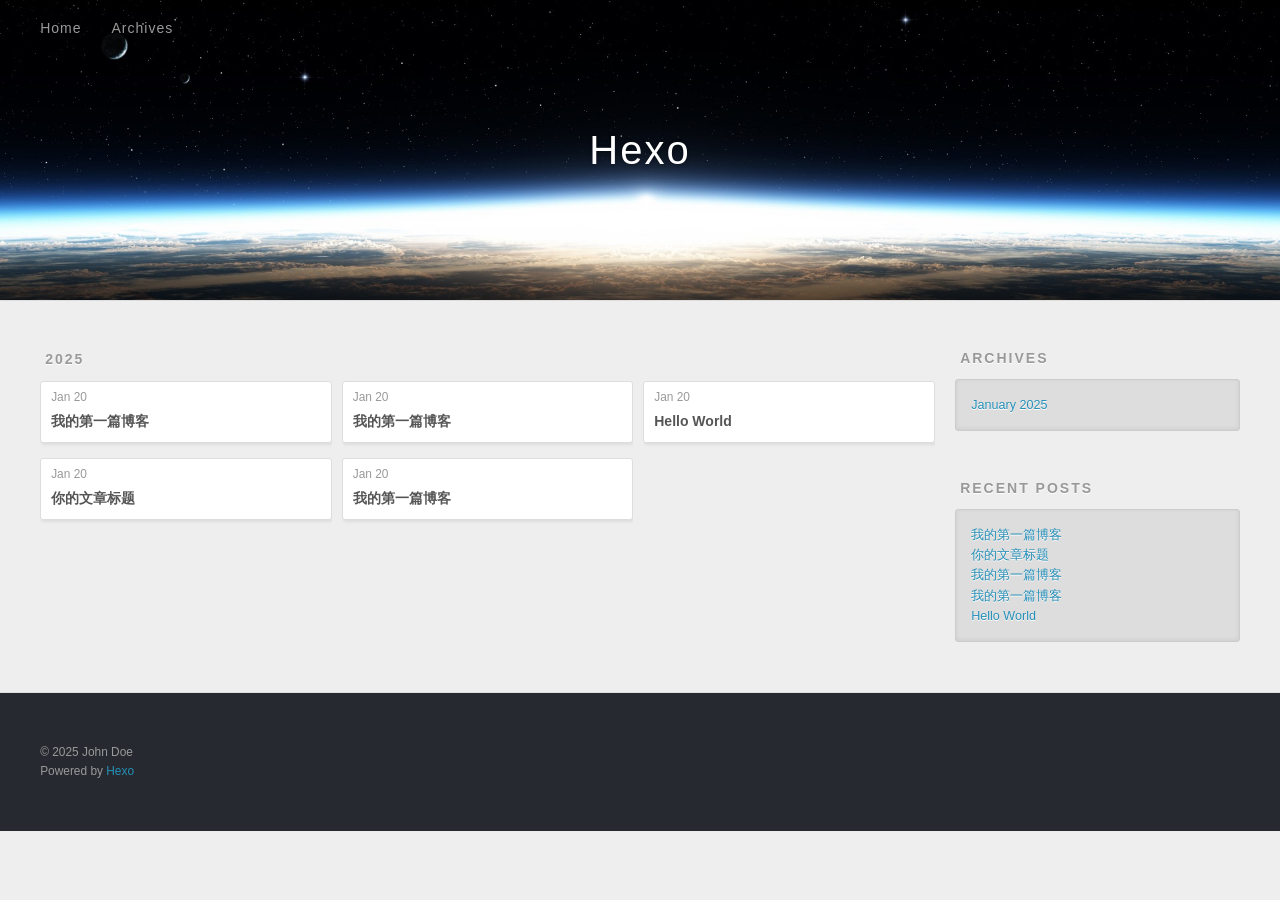
<file: archives/2025/01/index.html>
<!DOCTYPE html>
<html>
<head>
  <meta charset="utf-8">
  
  
  <title>Archives: 2025/1 | Hexo</title>
  <meta name="viewport" content="width=device-width, initial-scale=1, shrink-to-fit=no">
  <meta property="og:type" content="website">
<meta property="og:title" content="Hexo">
<meta property="og:url" content="http://example.com/archives/2025/01/index.html">
<meta property="og:site_name" content="Hexo">
<meta property="og:locale" content="en_US">
<meta property="article:author" content="John Doe">
<meta name="twitter:card" content="summary">
  
    <link rel="alternate" href="/atom.xml" title="Hexo" type="application/atom+xml">
  
  
    <link rel="shortcut icon" href="/favicon.png">
  
  
  
<link rel="stylesheet" href="/css/style.css">

  
    
<link rel="stylesheet" href="/fancybox/jquery.fancybox.min.css">

  
  
<meta name="generator" content="Hexo 7.3.0"></head>

<body>
  <div id="container">
    <div id="wrap">
      <header id="header">
  <div id="banner"></div>
  <div id="header-outer" class="outer">
    <div id="header-title" class="inner">
      <h1 id="logo-wrap">
        <a href="/" id="logo">Hexo</a>
      </h1>
      
    </div>
    <div id="header-inner" class="inner">
      <nav id="main-nav">
        <a id="main-nav-toggle" class="nav-icon"><span class="fa fa-bars"></span></a>
        
          <a class="main-nav-link" href="/">Home</a>
        
          <a class="main-nav-link" href="/archives">Archives</a>
        
      </nav>
      <nav id="sub-nav">
        
        
          <a class="nav-icon" href="/atom.xml" title="RSS Feed"><span class="fa fa-rss"></span></a>
        
        <a class="nav-icon nav-search-btn" title="Search"><span class="fa fa-search"></span></a>
      </nav>
      <div id="search-form-wrap">
        <form action="//google.com/search" method="get" accept-charset="UTF-8" class="search-form"><input type="search" name="q" class="search-form-input" placeholder="Search"><button type="submit" class="search-form-submit">&#xF002;</button><input type="hidden" name="sitesearch" value="http://example.com"></form>
      </div>
    </div>
  </div>
</header>

      <div class="outer">
        <section id="main">
  
  
    
    
      
      
      <section class="archives-wrap">
        <div class="archive-year-wrap">
          <a href="/archives/2025" class="archive-year">2025</a>
        </div>
        <div class="archives">
    
    <article class="archive-article archive-type-post">
  <div class="archive-article-inner">
    <header class="archive-article-header">
      <a href="/2025/01/20/%E6%88%91%E7%9A%84%E7%AC%AC%E4%B8%80%E7%AF%87%E5%8D%9A%E5%AE%A2-2/" class="archive-article-date">
  <time class="dt-published" datetime="2025-01-20T09:05:59.000Z" itemprop="datePublished">Jan 20</time>
</a>
      
  
    <h1 itemprop="name">
      <a class="archive-article-title" href="/2025/01/20/%E6%88%91%E7%9A%84%E7%AC%AC%E4%B8%80%E7%AF%87%E5%8D%9A%E5%AE%A2-2/">我的第一篇博客</a>
    </h1>
  

    </header>
  </div>
</article>
  
    
    
    <article class="archive-article archive-type-post">
  <div class="archive-article-inner">
    <header class="archive-article-header">
      <a href="/2025/01/20/%E4%BD%A0%E7%9A%84%E6%96%87%E7%AB%A0%E6%A0%87%E9%A2%98/" class="archive-article-date">
  <time class="dt-published" datetime="2025-01-20T04:15:10.000Z" itemprop="datePublished">Jan 20</time>
</a>
      
  
    <h1 itemprop="name">
      <a class="archive-article-title" href="/2025/01/20/%E4%BD%A0%E7%9A%84%E6%96%87%E7%AB%A0%E6%A0%87%E9%A2%98/">你的文章标题</a>
    </h1>
  

    </header>
  </div>
</article>
  
    
    
    <article class="archive-article archive-type-post">
  <div class="archive-article-inner">
    <header class="archive-article-header">
      <a href="/2025/01/20/%E6%88%91%E7%9A%84%E7%AC%AC%E4%B8%80%E7%AF%87%E5%8D%9A%E5%AE%A2-1/" class="archive-article-date">
  <time class="dt-published" datetime="2025-01-20T04:11:44.000Z" itemprop="datePublished">Jan 20</time>
</a>
      
  
    <h1 itemprop="name">
      <a class="archive-article-title" href="/2025/01/20/%E6%88%91%E7%9A%84%E7%AC%AC%E4%B8%80%E7%AF%87%E5%8D%9A%E5%AE%A2-1/">我的第一篇博客</a>
    </h1>
  

    </header>
  </div>
</article>
  
    
    
    <article class="archive-article archive-type-post">
  <div class="archive-article-inner">
    <header class="archive-article-header">
      <a href="/2025/01/20/%E6%88%91%E7%9A%84%E7%AC%AC%E4%B8%80%E7%AF%87%E5%8D%9A%E5%AE%A2/" class="archive-article-date">
  <time class="dt-published" datetime="2025-01-20T03:37:33.000Z" itemprop="datePublished">Jan 20</time>
</a>
      
  
    <h1 itemprop="name">
      <a class="archive-article-title" href="/2025/01/20/%E6%88%91%E7%9A%84%E7%AC%AC%E4%B8%80%E7%AF%87%E5%8D%9A%E5%AE%A2/">我的第一篇博客</a>
    </h1>
  

    </header>
  </div>
</article>
  
    
    
    <article class="archive-article archive-type-post">
  <div class="archive-article-inner">
    <header class="archive-article-header">
      <a href="/2025/01/20/hello-world/" class="archive-article-date">
  <time class="dt-published" datetime="2025-01-20T02:44:25.903Z" itemprop="datePublished">Jan 20</time>
</a>
      
  
    <h1 itemprop="name">
      <a class="archive-article-title" href="/2025/01/20/hello-world/">Hello World</a>
    </h1>
  

    </header>
  </div>
</article>
  
  
    </div></section>
  


</section>
        
          <aside id="sidebar">
  
    

  
    

  
    
  
    
  <div class="widget-wrap">
    <h3 class="widget-title">Archives</h3>
    <div class="widget">
      <ul class="archive-list"><li class="archive-list-item"><a class="archive-list-link" href="/archives/2025/01/">January 2025</a></li></ul>
    </div>
  </div>


  
    
  <div class="widget-wrap">
    <h3 class="widget-title">Recent Posts</h3>
    <div class="widget">
      <ul>
        
          <li>
            <a href="/2025/01/20/%E6%88%91%E7%9A%84%E7%AC%AC%E4%B8%80%E7%AF%87%E5%8D%9A%E5%AE%A2-2/">我的第一篇博客</a>
          </li>
        
          <li>
            <a href="/2025/01/20/%E4%BD%A0%E7%9A%84%E6%96%87%E7%AB%A0%E6%A0%87%E9%A2%98/">你的文章标题</a>
          </li>
        
          <li>
            <a href="/2025/01/20/%E6%88%91%E7%9A%84%E7%AC%AC%E4%B8%80%E7%AF%87%E5%8D%9A%E5%AE%A2-1/">我的第一篇博客</a>
          </li>
        
          <li>
            <a href="/2025/01/20/%E6%88%91%E7%9A%84%E7%AC%AC%E4%B8%80%E7%AF%87%E5%8D%9A%E5%AE%A2/">我的第一篇博客</a>
          </li>
        
          <li>
            <a href="/2025/01/20/hello-world/">Hello World</a>
          </li>
        
      </ul>
    </div>
  </div>

  
</aside>
        
      </div>
      <footer id="footer">
  
  <div class="outer">
    <div id="footer-info" class="inner">
      
      &copy; 2025 John Doe<br>
      Powered by <a href="https://hexo.io/" target="_blank">Hexo</a>
    </div>
  </div>
</footer>

    </div>
    <nav id="mobile-nav">
  
    <a href="/" class="mobile-nav-link">Home</a>
  
    <a href="/archives" class="mobile-nav-link">Archives</a>
  
</nav>
    


<script src="/js/jquery-3.6.4.min.js"></script>



  
<script src="/fancybox/jquery.fancybox.min.js"></script>




<script src="/js/script.js"></script>





  </div>
</body>
</html>
</file>
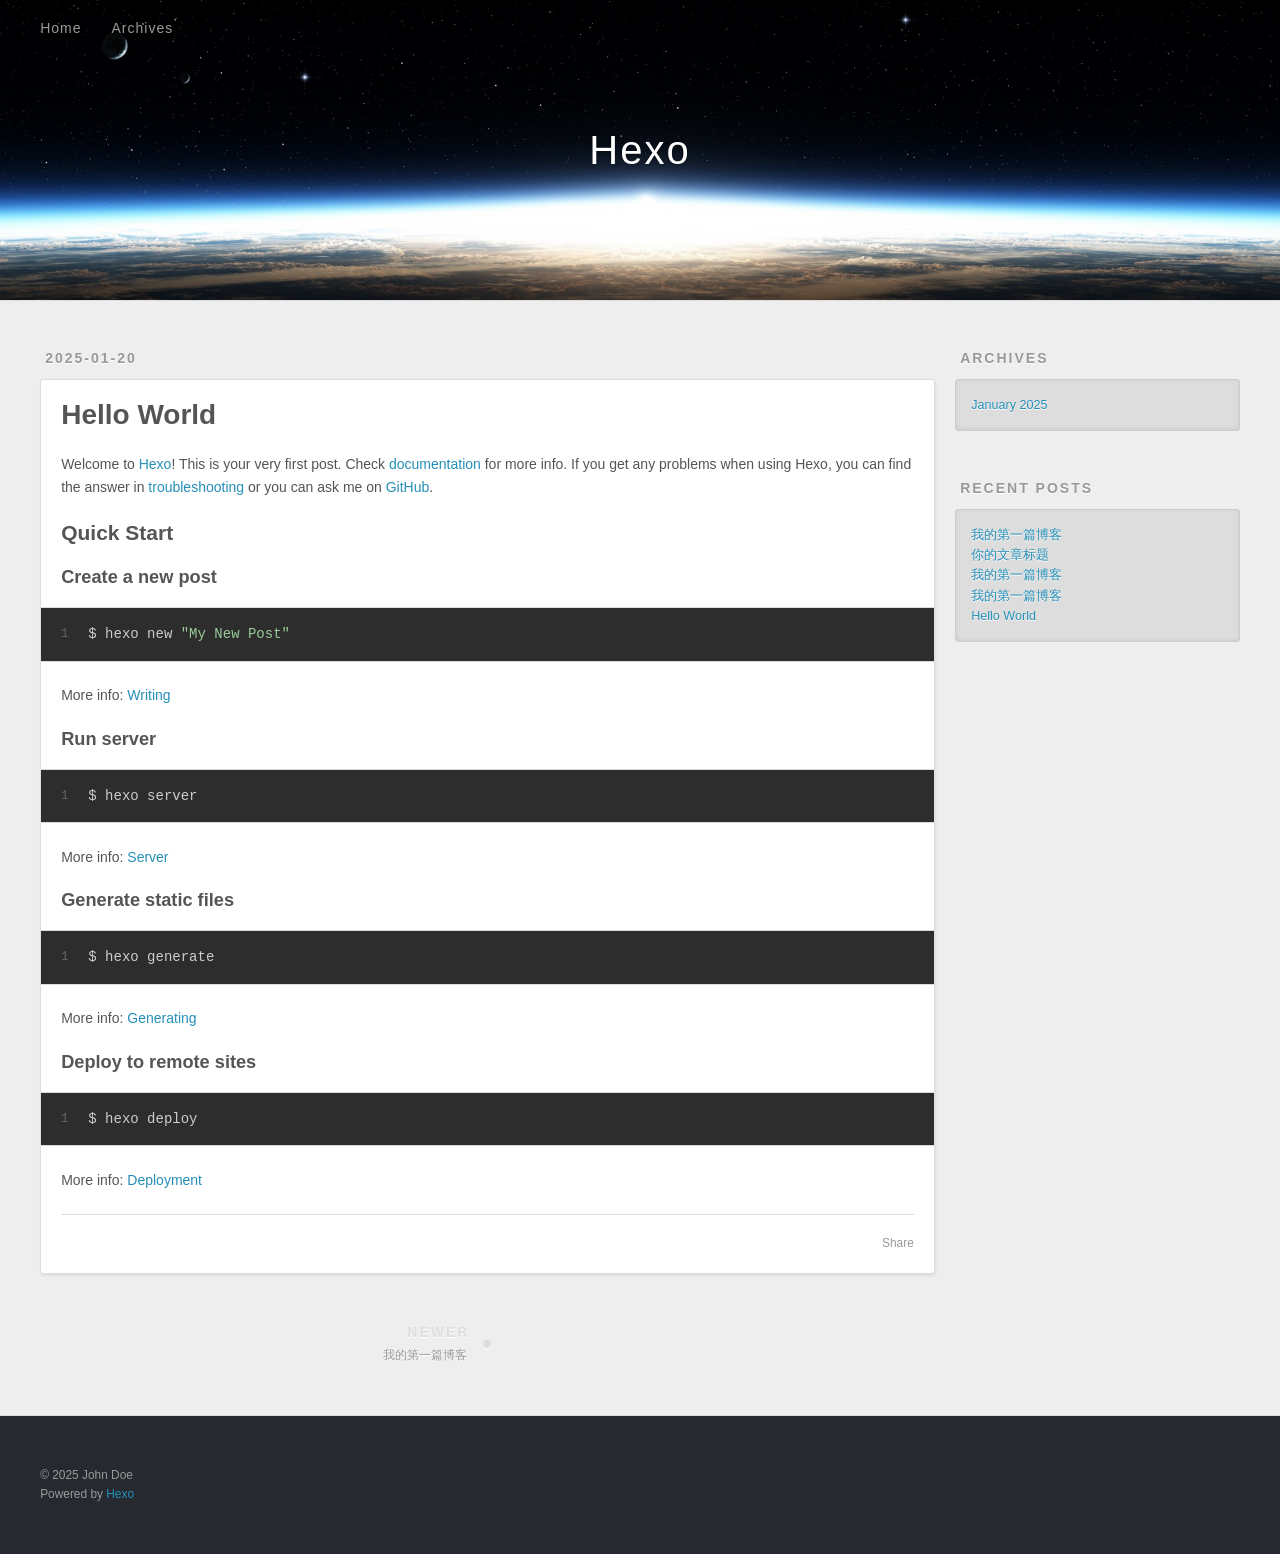
<file: 2025/01/20/hello-world/index.html>
<!DOCTYPE html>
<html>
<head>
  <meta charset="utf-8">
  
  
  <title>Hello World | Hexo</title>
  <meta name="viewport" content="width=device-width, initial-scale=1, shrink-to-fit=no">
  <meta name="description" content="Welcome to Hexo! This is your very first post. Check documentation for more info. If you get any problems when using Hexo, you can find the answer in troubleshooting or you can ask me on GitHub. Quick">
<meta property="og:type" content="article">
<meta property="og:title" content="Hello World">
<meta property="og:url" content="http://example.com/2025/01/20/hello-world/index.html">
<meta property="og:site_name" content="Hexo">
<meta property="og:description" content="Welcome to Hexo! This is your very first post. Check documentation for more info. If you get any problems when using Hexo, you can find the answer in troubleshooting or you can ask me on GitHub. Quick">
<meta property="og:locale" content="en_US">
<meta property="article:published_time" content="2025-01-20T02:44:25.903Z">
<meta property="article:modified_time" content="2025-01-20T02:44:25.903Z">
<meta property="article:author" content="John Doe">
<meta name="twitter:card" content="summary">
  
    <link rel="alternate" href="/atom.xml" title="Hexo" type="application/atom+xml">
  
  
    <link rel="shortcut icon" href="/favicon.png">
  
  
  
<link rel="stylesheet" href="/css/style.css">

  
    
<link rel="stylesheet" href="/fancybox/jquery.fancybox.min.css">

  
  
<meta name="generator" content="Hexo 7.3.0"></head>

<body>
  <div id="container">
    <div id="wrap">
      <header id="header">
  <div id="banner"></div>
  <div id="header-outer" class="outer">
    <div id="header-title" class="inner">
      <h1 id="logo-wrap">
        <a href="/" id="logo">Hexo</a>
      </h1>
      
    </div>
    <div id="header-inner" class="inner">
      <nav id="main-nav">
        <a id="main-nav-toggle" class="nav-icon"><span class="fa fa-bars"></span></a>
        
          <a class="main-nav-link" href="/">Home</a>
        
          <a class="main-nav-link" href="/archives">Archives</a>
        
      </nav>
      <nav id="sub-nav">
        
        
          <a class="nav-icon" href="/atom.xml" title="RSS Feed"><span class="fa fa-rss"></span></a>
        
        <a class="nav-icon nav-search-btn" title="Search"><span class="fa fa-search"></span></a>
      </nav>
      <div id="search-form-wrap">
        <form action="//google.com/search" method="get" accept-charset="UTF-8" class="search-form"><input type="search" name="q" class="search-form-input" placeholder="Search"><button type="submit" class="search-form-submit">&#xF002;</button><input type="hidden" name="sitesearch" value="http://example.com"></form>
      </div>
    </div>
  </div>
</header>

      <div class="outer">
        <section id="main"><article id="post-hello-world" class="h-entry article article-type-post" itemprop="blogPost" itemscope itemtype="https://schema.org/BlogPosting">
  <div class="article-meta">
    <a href="/2025/01/20/hello-world/" class="article-date">
  <time class="dt-published" datetime="2025-01-20T02:44:25.903Z" itemprop="datePublished">2025-01-20</time>
</a>
    
  </div>
  <div class="article-inner">
    
    
      <header class="article-header">
        
  
    <h1 class="p-name article-title" itemprop="headline name">
      Hello World
    </h1>
  

      </header>
    
    <div class="e-content article-entry" itemprop="articleBody">
      
        <p>Welcome to <a target="_blank" rel="noopener" href="https://hexo.io/">Hexo</a>! This is your very first post. Check <a target="_blank" rel="noopener" href="https://hexo.io/docs/">documentation</a> for more info. If you get any problems when using Hexo, you can find the answer in <a target="_blank" rel="noopener" href="https://hexo.io/docs/troubleshooting.html">troubleshooting</a> or you can ask me on <a target="_blank" rel="noopener" href="https://github.com/hexojs/hexo/issues">GitHub</a>.</p>
<h2 id="Quick-Start"><a href="#Quick-Start" class="headerlink" title="Quick Start"></a>Quick Start</h2><h3 id="Create-a-new-post"><a href="#Create-a-new-post" class="headerlink" title="Create a new post"></a>Create a new post</h3><figure class="highlight bash"><table><tr><td class="gutter"><pre><span class="line">1</span><br></pre></td><td class="code"><pre><span class="line">$ hexo new <span class="string">&quot;My New Post&quot;</span></span><br></pre></td></tr></table></figure>

<p>More info: <a target="_blank" rel="noopener" href="https://hexo.io/docs/writing.html">Writing</a></p>
<h3 id="Run-server"><a href="#Run-server" class="headerlink" title="Run server"></a>Run server</h3><figure class="highlight bash"><table><tr><td class="gutter"><pre><span class="line">1</span><br></pre></td><td class="code"><pre><span class="line">$ hexo server</span><br></pre></td></tr></table></figure>

<p>More info: <a target="_blank" rel="noopener" href="https://hexo.io/docs/server.html">Server</a></p>
<h3 id="Generate-static-files"><a href="#Generate-static-files" class="headerlink" title="Generate static files"></a>Generate static files</h3><figure class="highlight bash"><table><tr><td class="gutter"><pre><span class="line">1</span><br></pre></td><td class="code"><pre><span class="line">$ hexo generate</span><br></pre></td></tr></table></figure>

<p>More info: <a target="_blank" rel="noopener" href="https://hexo.io/docs/generating.html">Generating</a></p>
<h3 id="Deploy-to-remote-sites"><a href="#Deploy-to-remote-sites" class="headerlink" title="Deploy to remote sites"></a>Deploy to remote sites</h3><figure class="highlight bash"><table><tr><td class="gutter"><pre><span class="line">1</span><br></pre></td><td class="code"><pre><span class="line">$ hexo deploy</span><br></pre></td></tr></table></figure>

<p>More info: <a target="_blank" rel="noopener" href="https://hexo.io/docs/one-command-deployment.html">Deployment</a></p>

      
    </div>
    <footer class="article-footer">
      <a data-url="http://example.com/2025/01/20/hello-world/" data-id="cm64u8b2x00001kub0v1q0xwq" data-title="Hello World" class="article-share-link"><span class="fa fa-share">Share</span></a>
      
      
      
    </footer>
  </div>
  
    
<nav id="article-nav">
  
    <a href="/2025/01/20/%E6%88%91%E7%9A%84%E7%AC%AC%E4%B8%80%E7%AF%87%E5%8D%9A%E5%AE%A2/" id="article-nav-newer" class="article-nav-link-wrap">
      <strong class="article-nav-caption">Newer</strong>
      <div class="article-nav-title">
        
          我的第一篇博客
        
      </div>
    </a>
  
  
</nav>

  
</article>


</section>
        
          <aside id="sidebar">
  
    

  
    

  
    
  
    
  <div class="widget-wrap">
    <h3 class="widget-title">Archives</h3>
    <div class="widget">
      <ul class="archive-list"><li class="archive-list-item"><a class="archive-list-link" href="/archives/2025/01/">January 2025</a></li></ul>
    </div>
  </div>


  
    
  <div class="widget-wrap">
    <h3 class="widget-title">Recent Posts</h3>
    <div class="widget">
      <ul>
        
          <li>
            <a href="/2025/01/20/%E6%88%91%E7%9A%84%E7%AC%AC%E4%B8%80%E7%AF%87%E5%8D%9A%E5%AE%A2-2/">我的第一篇博客</a>
          </li>
        
          <li>
            <a href="/2025/01/20/%E4%BD%A0%E7%9A%84%E6%96%87%E7%AB%A0%E6%A0%87%E9%A2%98/">你的文章标题</a>
          </li>
        
          <li>
            <a href="/2025/01/20/%E6%88%91%E7%9A%84%E7%AC%AC%E4%B8%80%E7%AF%87%E5%8D%9A%E5%AE%A2-1/">我的第一篇博客</a>
          </li>
        
          <li>
            <a href="/2025/01/20/%E6%88%91%E7%9A%84%E7%AC%AC%E4%B8%80%E7%AF%87%E5%8D%9A%E5%AE%A2/">我的第一篇博客</a>
          </li>
        
          <li>
            <a href="/2025/01/20/hello-world/">Hello World</a>
          </li>
        
      </ul>
    </div>
  </div>

  
</aside>
        
      </div>
      <footer id="footer">
  
  <div class="outer">
    <div id="footer-info" class="inner">
      
      &copy; 2025 John Doe<br>
      Powered by <a href="https://hexo.io/" target="_blank">Hexo</a>
    </div>
  </div>
</footer>

    </div>
    <nav id="mobile-nav">
  
    <a href="/" class="mobile-nav-link">Home</a>
  
    <a href="/archives" class="mobile-nav-link">Archives</a>
  
</nav>
    


<script src="/js/jquery-3.6.4.min.js"></script>



  
<script src="/fancybox/jquery.fancybox.min.js"></script>




<script src="/js/script.js"></script>





  </div>
</body>
</html>
</file>
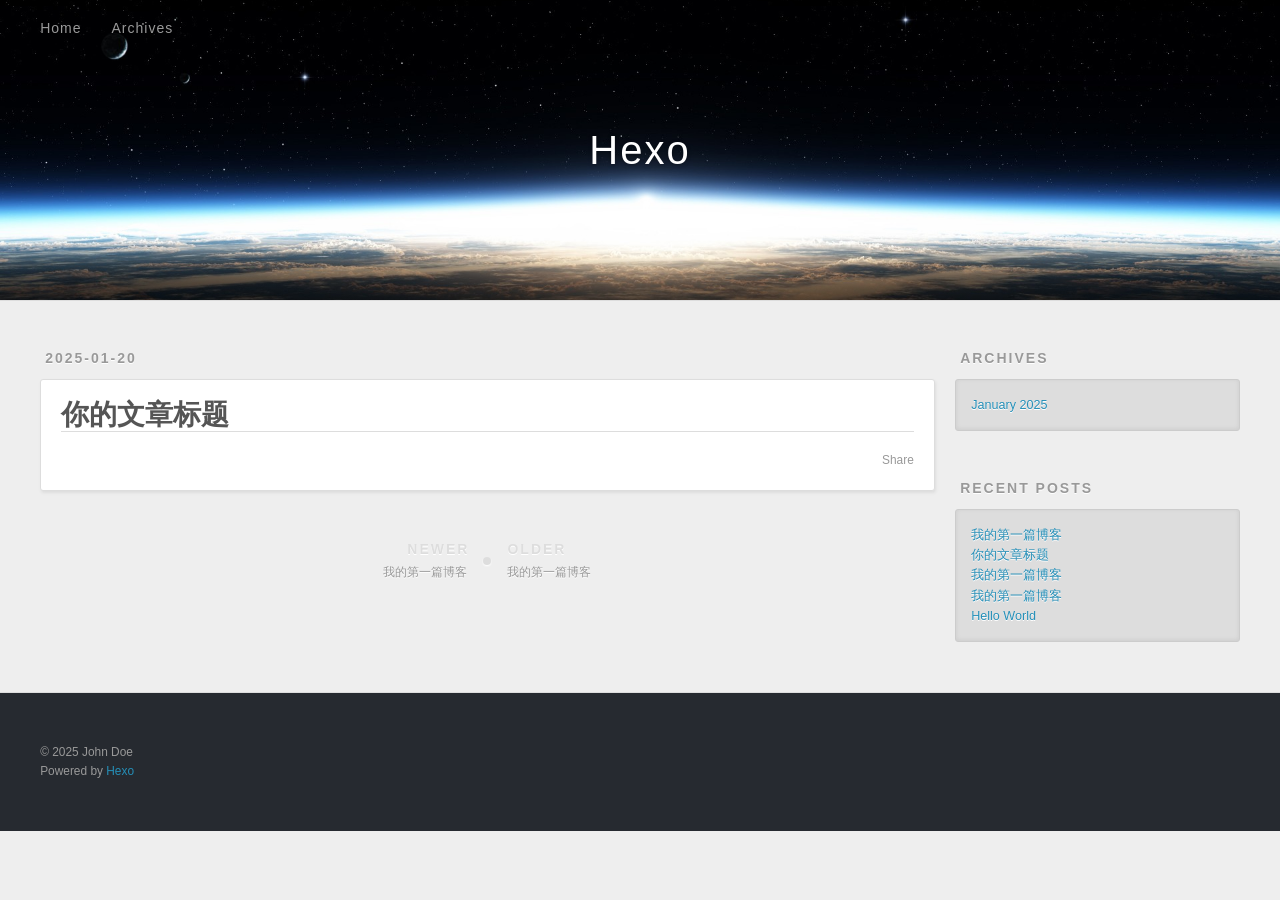
<file: 2025/01/20/你的文章标题/index.html>
<!DOCTYPE html>
<html>
<head>
  <meta charset="utf-8">
  
  
  <title>你的文章标题 | Hexo</title>
  <meta name="viewport" content="width=device-width, initial-scale=1, shrink-to-fit=no">
  <meta property="og:type" content="article">
<meta property="og:title" content="你的文章标题">
<meta property="og:url" content="http://example.com/2025/01/20/%E4%BD%A0%E7%9A%84%E6%96%87%E7%AB%A0%E6%A0%87%E9%A2%98/index.html">
<meta property="og:site_name" content="Hexo">
<meta property="og:locale" content="en_US">
<meta property="article:published_time" content="2025-01-20T04:15:10.000Z">
<meta property="article:modified_time" content="2025-01-20T04:15:10.655Z">
<meta property="article:author" content="John Doe">
<meta name="twitter:card" content="summary">
  
    <link rel="alternate" href="/atom.xml" title="Hexo" type="application/atom+xml">
  
  
    <link rel="shortcut icon" href="/favicon.png">
  
  
  
<link rel="stylesheet" href="/css/style.css">

  
    
<link rel="stylesheet" href="/fancybox/jquery.fancybox.min.css">

  
  
<meta name="generator" content="Hexo 7.3.0"></head>

<body>
  <div id="container">
    <div id="wrap">
      <header id="header">
  <div id="banner"></div>
  <div id="header-outer" class="outer">
    <div id="header-title" class="inner">
      <h1 id="logo-wrap">
        <a href="/" id="logo">Hexo</a>
      </h1>
      
    </div>
    <div id="header-inner" class="inner">
      <nav id="main-nav">
        <a id="main-nav-toggle" class="nav-icon"><span class="fa fa-bars"></span></a>
        
          <a class="main-nav-link" href="/">Home</a>
        
          <a class="main-nav-link" href="/archives">Archives</a>
        
      </nav>
      <nav id="sub-nav">
        
        
          <a class="nav-icon" href="/atom.xml" title="RSS Feed"><span class="fa fa-rss"></span></a>
        
        <a class="nav-icon nav-search-btn" title="Search"><span class="fa fa-search"></span></a>
      </nav>
      <div id="search-form-wrap">
        <form action="//google.com/search" method="get" accept-charset="UTF-8" class="search-form"><input type="search" name="q" class="search-form-input" placeholder="Search"><button type="submit" class="search-form-submit">&#xF002;</button><input type="hidden" name="sitesearch" value="http://example.com"></form>
      </div>
    </div>
  </div>
</header>

      <div class="outer">
        <section id="main"><article id="post-你的文章标题" class="h-entry article article-type-post" itemprop="blogPost" itemscope itemtype="https://schema.org/BlogPosting">
  <div class="article-meta">
    <a href="/2025/01/20/%E4%BD%A0%E7%9A%84%E6%96%87%E7%AB%A0%E6%A0%87%E9%A2%98/" class="article-date">
  <time class="dt-published" datetime="2025-01-20T04:15:10.000Z" itemprop="datePublished">2025-01-20</time>
</a>
    
  </div>
  <div class="article-inner">
    
    
      <header class="article-header">
        
  
    <h1 class="p-name article-title" itemprop="headline name">
      你的文章标题
    </h1>
  

      </header>
    
    <div class="e-content article-entry" itemprop="articleBody">
      
        
      
    </div>
    <footer class="article-footer">
      <a data-url="http://example.com/2025/01/20/%E4%BD%A0%E7%9A%84%E6%96%87%E7%AB%A0%E6%A0%87%E9%A2%98/" data-id="cm64u8b3000011kub9oubd7bm" data-title="你的文章标题" class="article-share-link"><span class="fa fa-share">Share</span></a>
      
      
      
    </footer>
  </div>
  
    
<nav id="article-nav">
  
    <a href="/2025/01/20/%E6%88%91%E7%9A%84%E7%AC%AC%E4%B8%80%E7%AF%87%E5%8D%9A%E5%AE%A2-2/" id="article-nav-newer" class="article-nav-link-wrap">
      <strong class="article-nav-caption">Newer</strong>
      <div class="article-nav-title">
        
          我的第一篇博客
        
      </div>
    </a>
  
  
    <a href="/2025/01/20/%E6%88%91%E7%9A%84%E7%AC%AC%E4%B8%80%E7%AF%87%E5%8D%9A%E5%AE%A2-1/" id="article-nav-older" class="article-nav-link-wrap">
      <strong class="article-nav-caption">Older</strong>
      <div class="article-nav-title">我的第一篇博客</div>
    </a>
  
</nav>

  
</article>


</section>
        
          <aside id="sidebar">
  
    

  
    

  
    
  
    
  <div class="widget-wrap">
    <h3 class="widget-title">Archives</h3>
    <div class="widget">
      <ul class="archive-list"><li class="archive-list-item"><a class="archive-list-link" href="/archives/2025/01/">January 2025</a></li></ul>
    </div>
  </div>


  
    
  <div class="widget-wrap">
    <h3 class="widget-title">Recent Posts</h3>
    <div class="widget">
      <ul>
        
          <li>
            <a href="/2025/01/20/%E6%88%91%E7%9A%84%E7%AC%AC%E4%B8%80%E7%AF%87%E5%8D%9A%E5%AE%A2-2/">我的第一篇博客</a>
          </li>
        
          <li>
            <a href="/2025/01/20/%E4%BD%A0%E7%9A%84%E6%96%87%E7%AB%A0%E6%A0%87%E9%A2%98/">你的文章标题</a>
          </li>
        
          <li>
            <a href="/2025/01/20/%E6%88%91%E7%9A%84%E7%AC%AC%E4%B8%80%E7%AF%87%E5%8D%9A%E5%AE%A2-1/">我的第一篇博客</a>
          </li>
        
          <li>
            <a href="/2025/01/20/%E6%88%91%E7%9A%84%E7%AC%AC%E4%B8%80%E7%AF%87%E5%8D%9A%E5%AE%A2/">我的第一篇博客</a>
          </li>
        
          <li>
            <a href="/2025/01/20/hello-world/">Hello World</a>
          </li>
        
      </ul>
    </div>
  </div>

  
</aside>
        
      </div>
      <footer id="footer">
  
  <div class="outer">
    <div id="footer-info" class="inner">
      
      &copy; 2025 John Doe<br>
      Powered by <a href="https://hexo.io/" target="_blank">Hexo</a>
    </div>
  </div>
</footer>

    </div>
    <nav id="mobile-nav">
  
    <a href="/" class="mobile-nav-link">Home</a>
  
    <a href="/archives" class="mobile-nav-link">Archives</a>
  
</nav>
    


<script src="/js/jquery-3.6.4.min.js"></script>



  
<script src="/fancybox/jquery.fancybox.min.js"></script>




<script src="/js/script.js"></script>





  </div>
</body>
</html>
</file>
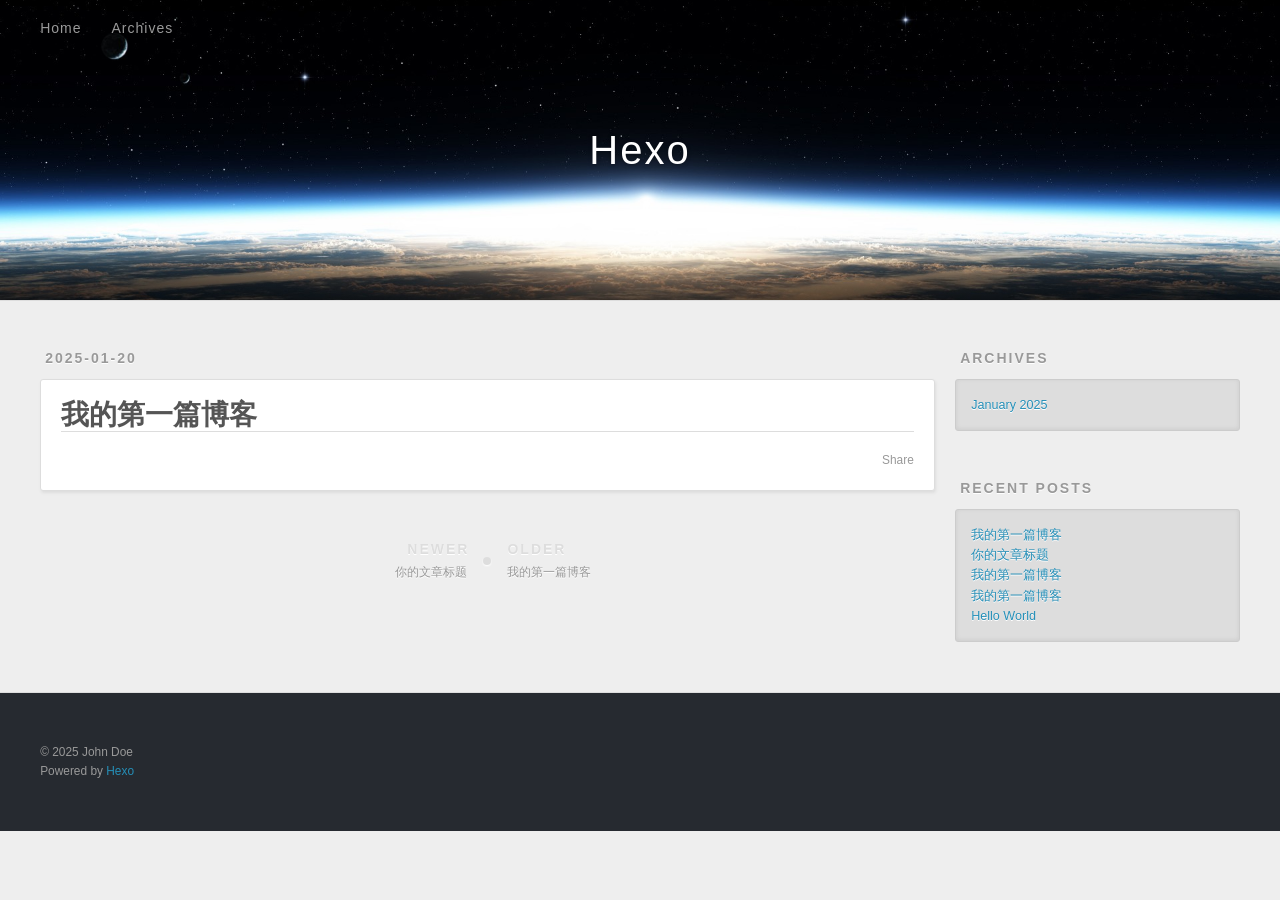
<file: 2025/01/20/我的第一篇博客-1/index.html>
<!DOCTYPE html>
<html>
<head>
  <meta charset="utf-8">
  
  
  <title>我的第一篇博客 | Hexo</title>
  <meta name="viewport" content="width=device-width, initial-scale=1, shrink-to-fit=no">
  <meta property="og:type" content="article">
<meta property="og:title" content="我的第一篇博客">
<meta property="og:url" content="http://example.com/2025/01/20/%E6%88%91%E7%9A%84%E7%AC%AC%E4%B8%80%E7%AF%87%E5%8D%9A%E5%AE%A2-1/index.html">
<meta property="og:site_name" content="Hexo">
<meta property="og:locale" content="en_US">
<meta property="article:published_time" content="2025-01-20T04:11:44.000Z">
<meta property="article:modified_time" content="2025-01-20T04:11:44.755Z">
<meta property="article:author" content="John Doe">
<meta name="twitter:card" content="summary">
  
    <link rel="alternate" href="/atom.xml" title="Hexo" type="application/atom+xml">
  
  
    <link rel="shortcut icon" href="/favicon.png">
  
  
  
<link rel="stylesheet" href="/css/style.css">

  
    
<link rel="stylesheet" href="/fancybox/jquery.fancybox.min.css">

  
  
<meta name="generator" content="Hexo 7.3.0"></head>

<body>
  <div id="container">
    <div id="wrap">
      <header id="header">
  <div id="banner"></div>
  <div id="header-outer" class="outer">
    <div id="header-title" class="inner">
      <h1 id="logo-wrap">
        <a href="/" id="logo">Hexo</a>
      </h1>
      
    </div>
    <div id="header-inner" class="inner">
      <nav id="main-nav">
        <a id="main-nav-toggle" class="nav-icon"><span class="fa fa-bars"></span></a>
        
          <a class="main-nav-link" href="/">Home</a>
        
          <a class="main-nav-link" href="/archives">Archives</a>
        
      </nav>
      <nav id="sub-nav">
        
        
          <a class="nav-icon" href="/atom.xml" title="RSS Feed"><span class="fa fa-rss"></span></a>
        
        <a class="nav-icon nav-search-btn" title="Search"><span class="fa fa-search"></span></a>
      </nav>
      <div id="search-form-wrap">
        <form action="//google.com/search" method="get" accept-charset="UTF-8" class="search-form"><input type="search" name="q" class="search-form-input" placeholder="Search"><button type="submit" class="search-form-submit">&#xF002;</button><input type="hidden" name="sitesearch" value="http://example.com"></form>
      </div>
    </div>
  </div>
</header>

      <div class="outer">
        <section id="main"><article id="post-我的第一篇博客-1" class="h-entry article article-type-post" itemprop="blogPost" itemscope itemtype="https://schema.org/BlogPosting">
  <div class="article-meta">
    <a href="/2025/01/20/%E6%88%91%E7%9A%84%E7%AC%AC%E4%B8%80%E7%AF%87%E5%8D%9A%E5%AE%A2-1/" class="article-date">
  <time class="dt-published" datetime="2025-01-20T04:11:44.000Z" itemprop="datePublished">2025-01-20</time>
</a>
    
  </div>
  <div class="article-inner">
    
    
      <header class="article-header">
        
  
    <h1 class="p-name article-title" itemprop="headline name">
      我的第一篇博客
    </h1>
  

      </header>
    
    <div class="e-content article-entry" itemprop="articleBody">
      
        
      
    </div>
    <footer class="article-footer">
      <a data-url="http://example.com/2025/01/20/%E6%88%91%E7%9A%84%E7%AC%AC%E4%B8%80%E7%AF%87%E5%8D%9A%E5%AE%A2-1/" data-id="cm64u8b3200021kub4twrh4pr" data-title="我的第一篇博客" class="article-share-link"><span class="fa fa-share">Share</span></a>
      
      
      
    </footer>
  </div>
  
    
<nav id="article-nav">
  
    <a href="/2025/01/20/%E4%BD%A0%E7%9A%84%E6%96%87%E7%AB%A0%E6%A0%87%E9%A2%98/" id="article-nav-newer" class="article-nav-link-wrap">
      <strong class="article-nav-caption">Newer</strong>
      <div class="article-nav-title">
        
          你的文章标题
        
      </div>
    </a>
  
  
    <a href="/2025/01/20/%E6%88%91%E7%9A%84%E7%AC%AC%E4%B8%80%E7%AF%87%E5%8D%9A%E5%AE%A2/" id="article-nav-older" class="article-nav-link-wrap">
      <strong class="article-nav-caption">Older</strong>
      <div class="article-nav-title">我的第一篇博客</div>
    </a>
  
</nav>

  
</article>


</section>
        
          <aside id="sidebar">
  
    

  
    

  
    
  
    
  <div class="widget-wrap">
    <h3 class="widget-title">Archives</h3>
    <div class="widget">
      <ul class="archive-list"><li class="archive-list-item"><a class="archive-list-link" href="/archives/2025/01/">January 2025</a></li></ul>
    </div>
  </div>


  
    
  <div class="widget-wrap">
    <h3 class="widget-title">Recent Posts</h3>
    <div class="widget">
      <ul>
        
          <li>
            <a href="/2025/01/20/%E6%88%91%E7%9A%84%E7%AC%AC%E4%B8%80%E7%AF%87%E5%8D%9A%E5%AE%A2-2/">我的第一篇博客</a>
          </li>
        
          <li>
            <a href="/2025/01/20/%E4%BD%A0%E7%9A%84%E6%96%87%E7%AB%A0%E6%A0%87%E9%A2%98/">你的文章标题</a>
          </li>
        
          <li>
            <a href="/2025/01/20/%E6%88%91%E7%9A%84%E7%AC%AC%E4%B8%80%E7%AF%87%E5%8D%9A%E5%AE%A2-1/">我的第一篇博客</a>
          </li>
        
          <li>
            <a href="/2025/01/20/%E6%88%91%E7%9A%84%E7%AC%AC%E4%B8%80%E7%AF%87%E5%8D%9A%E5%AE%A2/">我的第一篇博客</a>
          </li>
        
          <li>
            <a href="/2025/01/20/hello-world/">Hello World</a>
          </li>
        
      </ul>
    </div>
  </div>

  
</aside>
        
      </div>
      <footer id="footer">
  
  <div class="outer">
    <div id="footer-info" class="inner">
      
      &copy; 2025 John Doe<br>
      Powered by <a href="https://hexo.io/" target="_blank">Hexo</a>
    </div>
  </div>
</footer>

    </div>
    <nav id="mobile-nav">
  
    <a href="/" class="mobile-nav-link">Home</a>
  
    <a href="/archives" class="mobile-nav-link">Archives</a>
  
</nav>
    


<script src="/js/jquery-3.6.4.min.js"></script>



  
<script src="/fancybox/jquery.fancybox.min.js"></script>




<script src="/js/script.js"></script>





  </div>
</body>
</html>
</file>
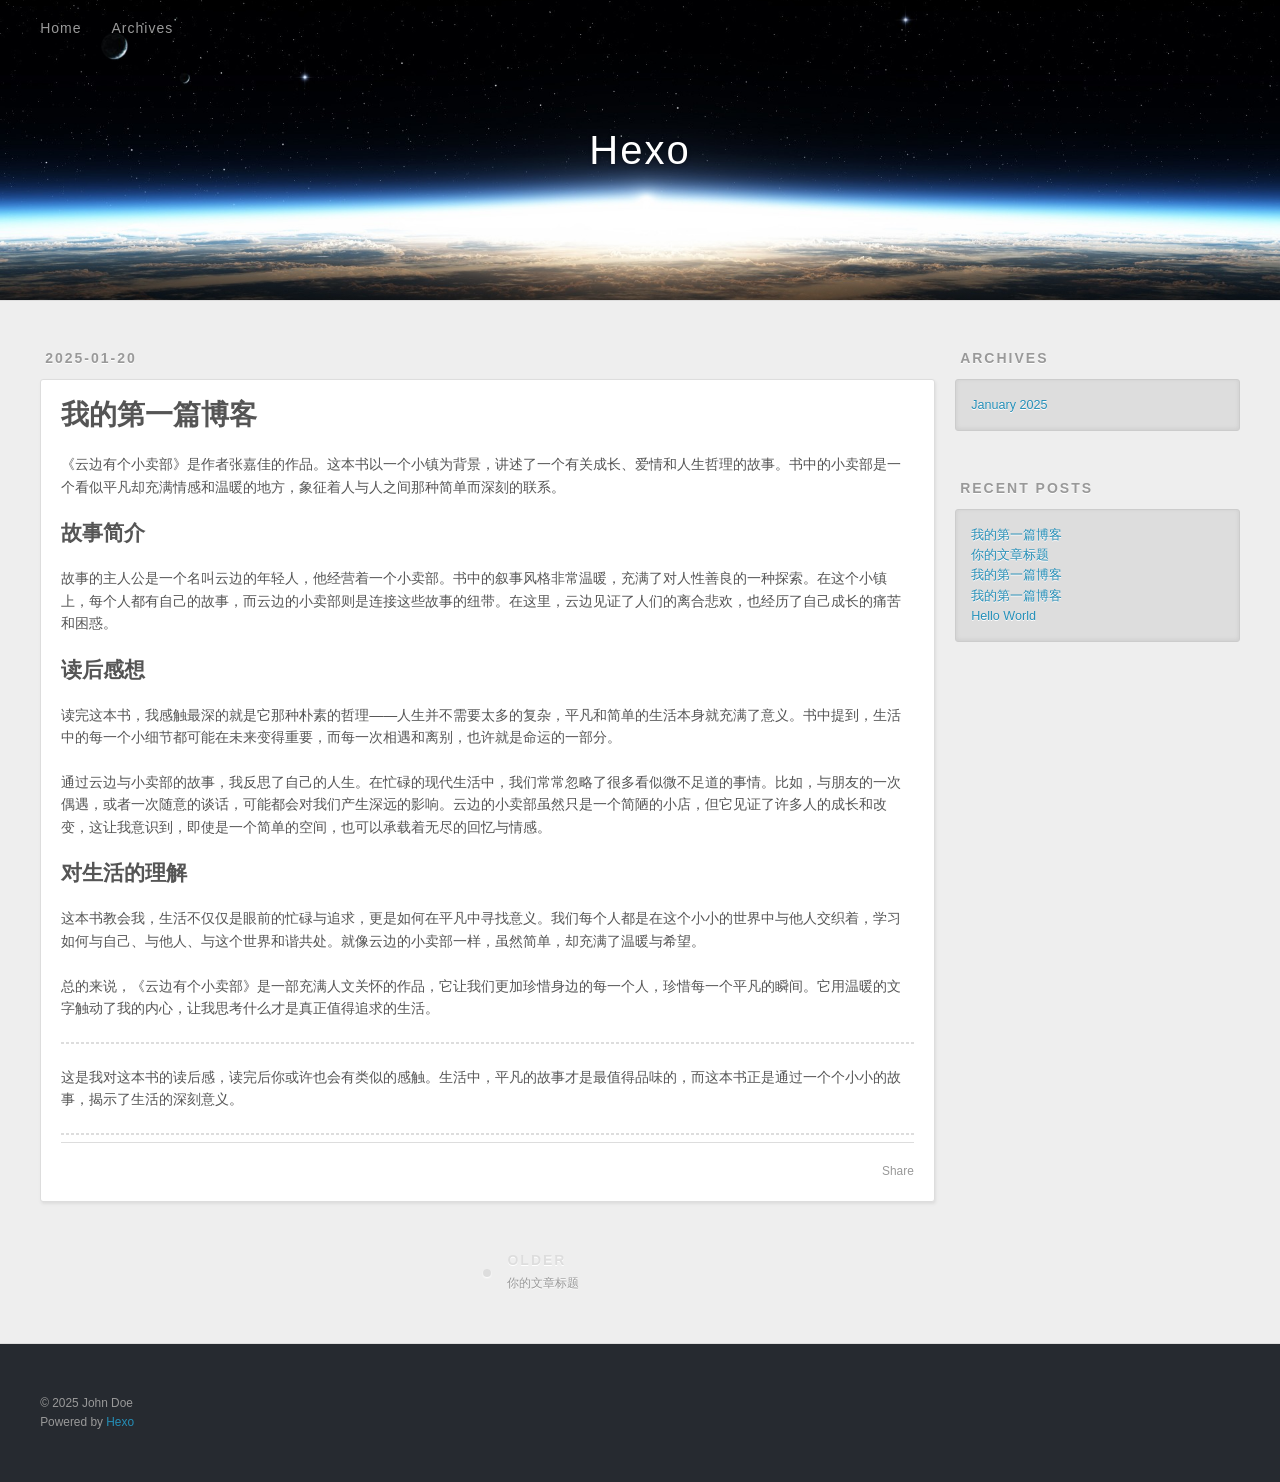
<file: 2025/01/20/我的第一篇博客-2/index.html>
<!DOCTYPE html>
<html>
<head>
  <meta charset="utf-8">
  
  
  <title>我的第一篇博客 | Hexo</title>
  <meta name="viewport" content="width=device-width, initial-scale=1, shrink-to-fit=no">
  <meta name="description" content="《云边有个小卖部》是作者张嘉佳的作品。这本书以一个小镇为背景，讲述了一个有关成长、爱情和人生哲理的故事。书中的小卖部是一个看似平凡却充满情感和温暖的地方，象征着人与人之间那种简单而深刻的联系。 故事简介故事的主人公是一个名叫云边的年轻人，他经营着一个小卖部。书中的叙事风格非常温暖，充满了对人性善良的一种探索。在这个小镇上，每个人都有自己的故事，而云边的小卖部则是连接这些故事的纽带。在这里，云边见证">
<meta property="og:type" content="article">
<meta property="og:title" content="我的第一篇博客">
<meta property="og:url" content="http://example.com/2025/01/20/%E6%88%91%E7%9A%84%E7%AC%AC%E4%B8%80%E7%AF%87%E5%8D%9A%E5%AE%A2-2/index.html">
<meta property="og:site_name" content="Hexo">
<meta property="og:description" content="《云边有个小卖部》是作者张嘉佳的作品。这本书以一个小镇为背景，讲述了一个有关成长、爱情和人生哲理的故事。书中的小卖部是一个看似平凡却充满情感和温暖的地方，象征着人与人之间那种简单而深刻的联系。 故事简介故事的主人公是一个名叫云边的年轻人，他经营着一个小卖部。书中的叙事风格非常温暖，充满了对人性善良的一种探索。在这个小镇上，每个人都有自己的故事，而云边的小卖部则是连接这些故事的纽带。在这里，云边见证">
<meta property="og:locale" content="en_US">
<meta property="article:published_time" content="2025-01-20T09:05:59.000Z">
<meta property="article:modified_time" content="2025-01-20T09:22:00.598Z">
<meta property="article:author" content="John Doe">
<meta name="twitter:card" content="summary">
  
    <link rel="alternate" href="/atom.xml" title="Hexo" type="application/atom+xml">
  
  
    <link rel="shortcut icon" href="/favicon.png">
  
  
  
<link rel="stylesheet" href="/css/style.css">

  
    
<link rel="stylesheet" href="/fancybox/jquery.fancybox.min.css">

  
  
<meta name="generator" content="Hexo 7.3.0"></head>

<body>
  <div id="container">
    <div id="wrap">
      <header id="header">
  <div id="banner"></div>
  <div id="header-outer" class="outer">
    <div id="header-title" class="inner">
      <h1 id="logo-wrap">
        <a href="/" id="logo">Hexo</a>
      </h1>
      
    </div>
    <div id="header-inner" class="inner">
      <nav id="main-nav">
        <a id="main-nav-toggle" class="nav-icon"><span class="fa fa-bars"></span></a>
        
          <a class="main-nav-link" href="/">Home</a>
        
          <a class="main-nav-link" href="/archives">Archives</a>
        
      </nav>
      <nav id="sub-nav">
        
        
          <a class="nav-icon" href="/atom.xml" title="RSS Feed"><span class="fa fa-rss"></span></a>
        
        <a class="nav-icon nav-search-btn" title="Search"><span class="fa fa-search"></span></a>
      </nav>
      <div id="search-form-wrap">
        <form action="//google.com/search" method="get" accept-charset="UTF-8" class="search-form"><input type="search" name="q" class="search-form-input" placeholder="Search"><button type="submit" class="search-form-submit">&#xF002;</button><input type="hidden" name="sitesearch" value="http://example.com"></form>
      </div>
    </div>
  </div>
</header>

      <div class="outer">
        <section id="main"><article id="post-我的第一篇博客-2" class="h-entry article article-type-post" itemprop="blogPost" itemscope itemtype="https://schema.org/BlogPosting">
  <div class="article-meta">
    <a href="/2025/01/20/%E6%88%91%E7%9A%84%E7%AC%AC%E4%B8%80%E7%AF%87%E5%8D%9A%E5%AE%A2-2/" class="article-date">
  <time class="dt-published" datetime="2025-01-20T09:05:59.000Z" itemprop="datePublished">2025-01-20</time>
</a>
    
  </div>
  <div class="article-inner">
    
    
      <header class="article-header">
        
  
    <h1 class="p-name article-title" itemprop="headline name">
      我的第一篇博客
    </h1>
  

      </header>
    
    <div class="e-content article-entry" itemprop="articleBody">
      
        <p>《云边有个小卖部》是作者张嘉佳的作品。这本书以一个小镇为背景，讲述了一个有关成长、爱情和人生哲理的故事。书中的小卖部是一个看似平凡却充满情感和温暖的地方，象征着人与人之间那种简单而深刻的联系。</p>
<h2 id="故事简介"><a href="#故事简介" class="headerlink" title="故事简介"></a>故事简介</h2><p>故事的主人公是一个名叫云边的年轻人，他经营着一个小卖部。书中的叙事风格非常温暖，充满了对人性善良的一种探索。在这个小镇上，每个人都有自己的故事，而云边的小卖部则是连接这些故事的纽带。在这里，云边见证了人们的离合悲欢，也经历了自己成长的痛苦和困惑。</p>
<h2 id="读后感想"><a href="#读后感想" class="headerlink" title="读后感想"></a>读后感想</h2><p>读完这本书，我感触最深的就是它那种朴素的哲理——人生并不需要太多的复杂，平凡和简单的生活本身就充满了意义。书中提到，生活中的每一个小细节都可能在未来变得重要，而每一次相遇和离别，也许就是命运的一部分。</p>
<p>通过云边与小卖部的故事，我反思了自己的人生。在忙碌的现代生活中，我们常常忽略了很多看似微不足道的事情。比如，与朋友的一次偶遇，或者一次随意的谈话，可能都会对我们产生深远的影响。云边的小卖部虽然只是一个简陋的小店，但它见证了许多人的成长和改变，这让我意识到，即使是一个简单的空间，也可以承载着无尽的回忆与情感。</p>
<h2 id="对生活的理解"><a href="#对生活的理解" class="headerlink" title="对生活的理解"></a>对生活的理解</h2><p>这本书教会我，生活不仅仅是眼前的忙碌与追求，更是如何在平凡中寻找意义。我们每个人都是在这个小小的世界中与他人交织着，学习如何与自己、与他人、与这个世界和谐共处。就像云边的小卖部一样，虽然简单，却充满了温暖与希望。</p>
<p>总的来说，《云边有个小卖部》是一部充满人文关怀的作品，它让我们更加珍惜身边的每一个人，珍惜每一个平凡的瞬间。它用温暖的文字触动了我的内心，让我思考什么才是真正值得追求的生活。</p>
<hr>
<p>这是我对这本书的读后感，读完后你或许也会有类似的感触。生活中，平凡的故事才是最值得品味的，而这本书正是通过一个个小小的故事，揭示了生活的深刻意义。</p>
<hr>

      
    </div>
    <footer class="article-footer">
      <a data-url="http://example.com/2025/01/20/%E6%88%91%E7%9A%84%E7%AC%AC%E4%B8%80%E7%AF%87%E5%8D%9A%E5%AE%A2-2/" data-id="cm64u8b3500041kubcvbzee0y" data-title="我的第一篇博客" class="article-share-link"><span class="fa fa-share">Share</span></a>
      
      
      
    </footer>
  </div>
  
    
<nav id="article-nav">
  
  
    <a href="/2025/01/20/%E4%BD%A0%E7%9A%84%E6%96%87%E7%AB%A0%E6%A0%87%E9%A2%98/" id="article-nav-older" class="article-nav-link-wrap">
      <strong class="article-nav-caption">Older</strong>
      <div class="article-nav-title">你的文章标题</div>
    </a>
  
</nav>

  
</article>


</section>
        
          <aside id="sidebar">
  
    

  
    

  
    
  
    
  <div class="widget-wrap">
    <h3 class="widget-title">Archives</h3>
    <div class="widget">
      <ul class="archive-list"><li class="archive-list-item"><a class="archive-list-link" href="/archives/2025/01/">January 2025</a></li></ul>
    </div>
  </div>


  
    
  <div class="widget-wrap">
    <h3 class="widget-title">Recent Posts</h3>
    <div class="widget">
      <ul>
        
          <li>
            <a href="/2025/01/20/%E6%88%91%E7%9A%84%E7%AC%AC%E4%B8%80%E7%AF%87%E5%8D%9A%E5%AE%A2-2/">我的第一篇博客</a>
          </li>
        
          <li>
            <a href="/2025/01/20/%E4%BD%A0%E7%9A%84%E6%96%87%E7%AB%A0%E6%A0%87%E9%A2%98/">你的文章标题</a>
          </li>
        
          <li>
            <a href="/2025/01/20/%E6%88%91%E7%9A%84%E7%AC%AC%E4%B8%80%E7%AF%87%E5%8D%9A%E5%AE%A2-1/">我的第一篇博客</a>
          </li>
        
          <li>
            <a href="/2025/01/20/%E6%88%91%E7%9A%84%E7%AC%AC%E4%B8%80%E7%AF%87%E5%8D%9A%E5%AE%A2/">我的第一篇博客</a>
          </li>
        
          <li>
            <a href="/2025/01/20/hello-world/">Hello World</a>
          </li>
        
      </ul>
    </div>
  </div>

  
</aside>
        
      </div>
      <footer id="footer">
  
  <div class="outer">
    <div id="footer-info" class="inner">
      
      &copy; 2025 John Doe<br>
      Powered by <a href="https://hexo.io/" target="_blank">Hexo</a>
    </div>
  </div>
</footer>

    </div>
    <nav id="mobile-nav">
  
    <a href="/" class="mobile-nav-link">Home</a>
  
    <a href="/archives" class="mobile-nav-link">Archives</a>
  
</nav>
    


<script src="/js/jquery-3.6.4.min.js"></script>



  
<script src="/fancybox/jquery.fancybox.min.js"></script>




<script src="/js/script.js"></script>





  </div>
</body>
</html>
</file>
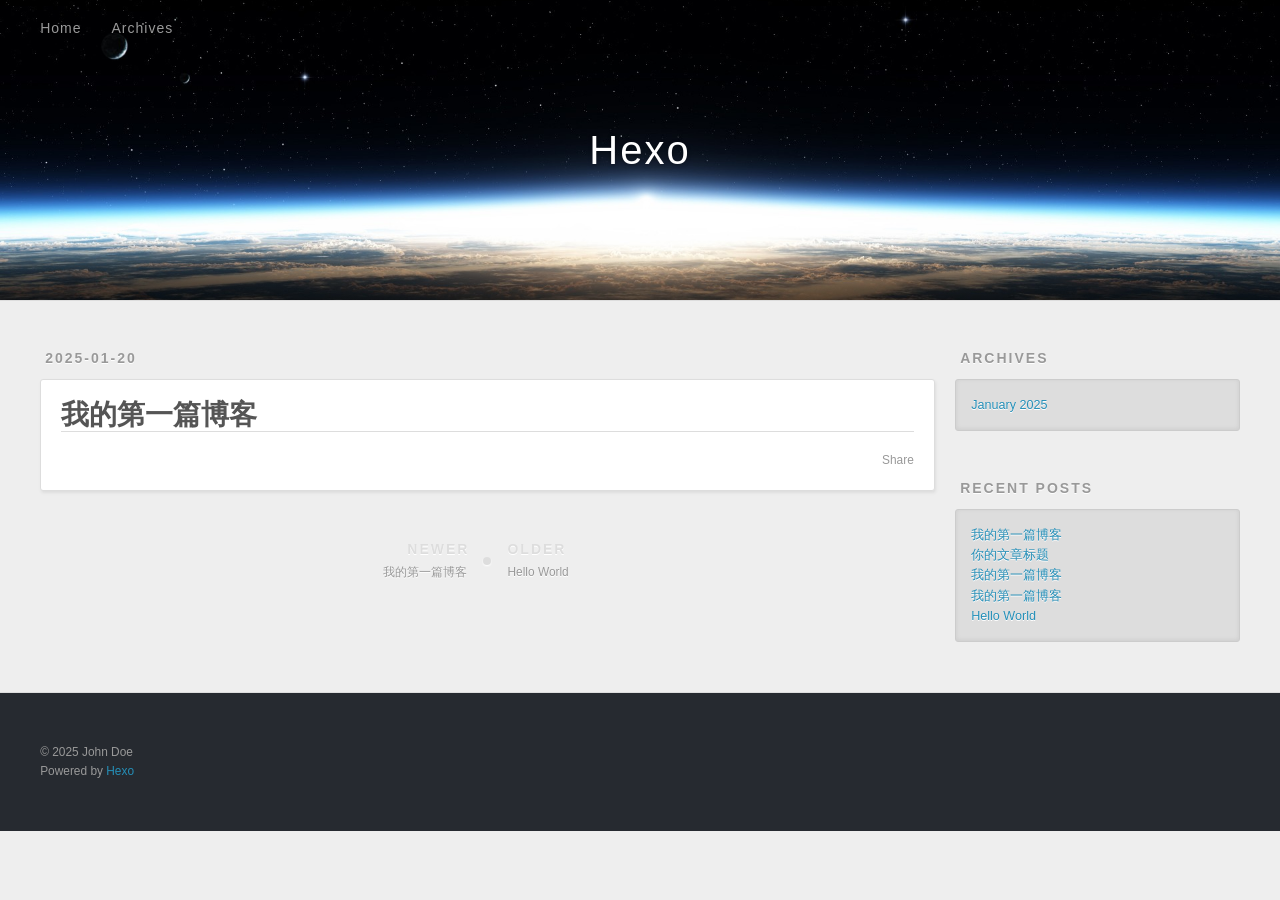
<file: 2025/01/20/我的第一篇博客/index.html>
<!DOCTYPE html>
<html>
<head>
  <meta charset="utf-8">
  
  
  <title>我的第一篇博客 | Hexo</title>
  <meta name="viewport" content="width=device-width, initial-scale=1, shrink-to-fit=no">
  <meta property="og:type" content="article">
<meta property="og:title" content="我的第一篇博客">
<meta property="og:url" content="http://example.com/2025/01/20/%E6%88%91%E7%9A%84%E7%AC%AC%E4%B8%80%E7%AF%87%E5%8D%9A%E5%AE%A2/index.html">
<meta property="og:site_name" content="Hexo">
<meta property="og:locale" content="en_US">
<meta property="article:published_time" content="2025-01-20T03:37:33.000Z">
<meta property="article:modified_time" content="2025-01-20T03:37:33.784Z">
<meta property="article:author" content="John Doe">
<meta name="twitter:card" content="summary">
  
    <link rel="alternate" href="/atom.xml" title="Hexo" type="application/atom+xml">
  
  
    <link rel="shortcut icon" href="/favicon.png">
  
  
  
<link rel="stylesheet" href="/css/style.css">

  
    
<link rel="stylesheet" href="/fancybox/jquery.fancybox.min.css">

  
  
<meta name="generator" content="Hexo 7.3.0"></head>

<body>
  <div id="container">
    <div id="wrap">
      <header id="header">
  <div id="banner"></div>
  <div id="header-outer" class="outer">
    <div id="header-title" class="inner">
      <h1 id="logo-wrap">
        <a href="/" id="logo">Hexo</a>
      </h1>
      
    </div>
    <div id="header-inner" class="inner">
      <nav id="main-nav">
        <a id="main-nav-toggle" class="nav-icon"><span class="fa fa-bars"></span></a>
        
          <a class="main-nav-link" href="/">Home</a>
        
          <a class="main-nav-link" href="/archives">Archives</a>
        
      </nav>
      <nav id="sub-nav">
        
        
          <a class="nav-icon" href="/atom.xml" title="RSS Feed"><span class="fa fa-rss"></span></a>
        
        <a class="nav-icon nav-search-btn" title="Search"><span class="fa fa-search"></span></a>
      </nav>
      <div id="search-form-wrap">
        <form action="//google.com/search" method="get" accept-charset="UTF-8" class="search-form"><input type="search" name="q" class="search-form-input" placeholder="Search"><button type="submit" class="search-form-submit">&#xF002;</button><input type="hidden" name="sitesearch" value="http://example.com"></form>
      </div>
    </div>
  </div>
</header>

      <div class="outer">
        <section id="main"><article id="post-我的第一篇博客" class="h-entry article article-type-post" itemprop="blogPost" itemscope itemtype="https://schema.org/BlogPosting">
  <div class="article-meta">
    <a href="/2025/01/20/%E6%88%91%E7%9A%84%E7%AC%AC%E4%B8%80%E7%AF%87%E5%8D%9A%E5%AE%A2/" class="article-date">
  <time class="dt-published" datetime="2025-01-20T03:37:33.000Z" itemprop="datePublished">2025-01-20</time>
</a>
    
  </div>
  <div class="article-inner">
    
    
      <header class="article-header">
        
  
    <h1 class="p-name article-title" itemprop="headline name">
      我的第一篇博客
    </h1>
  

      </header>
    
    <div class="e-content article-entry" itemprop="articleBody">
      
        
      
    </div>
    <footer class="article-footer">
      <a data-url="http://example.com/2025/01/20/%E6%88%91%E7%9A%84%E7%AC%AC%E4%B8%80%E7%AF%87%E5%8D%9A%E5%AE%A2/" data-id="cm64u8b3400031kubel993gtx" data-title="我的第一篇博客" class="article-share-link"><span class="fa fa-share">Share</span></a>
      
      
      
    </footer>
  </div>
  
    
<nav id="article-nav">
  
    <a href="/2025/01/20/%E6%88%91%E7%9A%84%E7%AC%AC%E4%B8%80%E7%AF%87%E5%8D%9A%E5%AE%A2-1/" id="article-nav-newer" class="article-nav-link-wrap">
      <strong class="article-nav-caption">Newer</strong>
      <div class="article-nav-title">
        
          我的第一篇博客
        
      </div>
    </a>
  
  
    <a href="/2025/01/20/hello-world/" id="article-nav-older" class="article-nav-link-wrap">
      <strong class="article-nav-caption">Older</strong>
      <div class="article-nav-title">Hello World</div>
    </a>
  
</nav>

  
</article>


</section>
        
          <aside id="sidebar">
  
    

  
    

  
    
  
    
  <div class="widget-wrap">
    <h3 class="widget-title">Archives</h3>
    <div class="widget">
      <ul class="archive-list"><li class="archive-list-item"><a class="archive-list-link" href="/archives/2025/01/">January 2025</a></li></ul>
    </div>
  </div>


  
    
  <div class="widget-wrap">
    <h3 class="widget-title">Recent Posts</h3>
    <div class="widget">
      <ul>
        
          <li>
            <a href="/2025/01/20/%E6%88%91%E7%9A%84%E7%AC%AC%E4%B8%80%E7%AF%87%E5%8D%9A%E5%AE%A2-2/">我的第一篇博客</a>
          </li>
        
          <li>
            <a href="/2025/01/20/%E4%BD%A0%E7%9A%84%E6%96%87%E7%AB%A0%E6%A0%87%E9%A2%98/">你的文章标题</a>
          </li>
        
          <li>
            <a href="/2025/01/20/%E6%88%91%E7%9A%84%E7%AC%AC%E4%B8%80%E7%AF%87%E5%8D%9A%E5%AE%A2-1/">我的第一篇博客</a>
          </li>
        
          <li>
            <a href="/2025/01/20/%E6%88%91%E7%9A%84%E7%AC%AC%E4%B8%80%E7%AF%87%E5%8D%9A%E5%AE%A2/">我的第一篇博客</a>
          </li>
        
          <li>
            <a href="/2025/01/20/hello-world/">Hello World</a>
          </li>
        
      </ul>
    </div>
  </div>

  
</aside>
        
      </div>
      <footer id="footer">
  
  <div class="outer">
    <div id="footer-info" class="inner">
      
      &copy; 2025 John Doe<br>
      Powered by <a href="https://hexo.io/" target="_blank">Hexo</a>
    </div>
  </div>
</footer>

    </div>
    <nav id="mobile-nav">
  
    <a href="/" class="mobile-nav-link">Home</a>
  
    <a href="/archives" class="mobile-nav-link">Archives</a>
  
</nav>
    


<script src="/js/jquery-3.6.4.min.js"></script>



  
<script src="/fancybox/jquery.fancybox.min.js"></script>




<script src="/js/script.js"></script>





  </div>
</body>
</html>
</file>
<file: styles.css>
:root {
  --ink: #0a0c0f;
  --paper: #f1eee6;
  --panel: #e7e3d9;
  --muted: #77786f;
  --line: rgba(10, 12, 15, .18);
  --lime: #cfff3c;
  --coral: #ff6547;
  --white: #fffef8;
  --ease: cubic-bezier(.2, .78, .2, 1);
  --mx: 50vw;
  --my: 50vh;
}

[data-theme="dark"] {
  --ink: #f1eee6;
  --paper: #101216;
  --panel: #1a1d21;
  --muted: #a4a59c;
  --line: rgba(255, 255, 255, .17);
  --white: #0a0c0f;
}

* { box-sizing: border-box; }

html {
  scroll-behavior: smooth;
  scrollbar-color: var(--lime) var(--ink);
}

body {
  margin: 0;
  overflow-x: hidden;
  background: var(--paper);
  color: var(--ink);
  font-family: Arial, "Helvetica Neue", "PingFang SC", "Microsoft YaHei", sans-serif;
  transition: background-color .45s ease, color .45s ease;
}

body.menu-open,
body.dialog-open { overflow: hidden; }

::selection { background: var(--lime); color: #0a0c0f; }
::-webkit-scrollbar { width: 10px; }
::-webkit-scrollbar-track { background: var(--ink); }
::-webkit-scrollbar-thumb { background: var(--lime); border: 3px solid var(--ink); }

a { color: inherit; text-decoration: none; }
button { color: inherit; font: inherit; }
img { display: block; max-width: 100%; }

.sr-only {
  position: absolute;
  width: 1px;
  height: 1px;
  padding: 0;
  margin: -1px;
  overflow: hidden;
  clip: rect(0, 0, 0, 0);
  white-space: nowrap;
  border: 0;
}

.page-noise {
  position: fixed;
  inset: 0;
  z-index: 999;
  pointer-events: none;
  opacity: .035;
  background:
    repeating-radial-gradient(circle at 20% 30%, currentColor 0 .45px, transparent .55px 3px),
    repeating-radial-gradient(circle at 80% 70%, currentColor 0 .35px, transparent .45px 4px);
  background-size: 13px 17px, 19px 23px;
  mix-blend-mode: soft-light;
}

.scroll-progress {
  position: fixed;
  top: 0;
  left: 0;
  z-index: 1000;
  width: 100%;
  height: 3px;
  pointer-events: none;
}

.scroll-progress span {
  display: block;
  width: 0;
  height: 100%;
  background: var(--lime);
  box-shadow: 0 0 18px var(--lime);
}

.cursor {
  position: fixed;
  top: 0;
  left: 0;
  z-index: 1100;
  pointer-events: none;
  opacity: 0;
  transform: translate3d(-50%, -50%, 0);
  will-change: transform;
}

.cursor-dot {
  width: 6px;
  height: 6px;
  border-radius: 50%;
  background: var(--lime);
}

.cursor-orbit {
  display: grid;
  width: 42px;
  height: 42px;
  place-items: center;
  border: 1px solid color-mix(in srgb, var(--ink) 65%, transparent);
  border-radius: 50%;
  transition: width .25s var(--ease), height .25s var(--ease), background-color .25s ease, border-color .25s ease;
}

.cursor-orbit span {
  opacity: 0;
  color: #0a0c0f;
  font-size: 9px;
  font-weight: 900;
  letter-spacing: .12em;
}

.cursor-orbit.is-active {
  width: 78px;
  height: 78px;
  border-color: var(--lime);
  background: var(--lime);
}

.cursor-orbit.is-active span { opacity: 1; }

.site-header {
  position: fixed;
  top: 0;
  left: 0;
  z-index: 100;
  display: grid;
  width: 100%;
  height: 88px;
  grid-template-columns: 1fr auto 1fr;
  align-items: center;
  padding: 0 clamp(20px, 4vw, 64px);
  border-bottom: 1px solid transparent;
  transition: height .35s var(--ease), background-color .35s ease, border-color .35s ease;
}

.site-header.is-scrolled {
  height: 70px;
  border-color: var(--line);
  background: color-mix(in srgb, var(--paper) 82%, transparent);
  backdrop-filter: blur(16px);
}

.brand {
  display: inline-flex;
  width: fit-content;
  align-items: center;
  gap: 14px;
}

.brand-mark {
  display: grid;
  width: 48px;
  height: 48px;
  place-items: center;
  border: 1px solid var(--line);
  border-radius: 50%;
  font-size: 13px;
  font-weight: 900;
  letter-spacing: normal;
}

.brand-meta {
  font-size: 9px;
  font-weight: 800;
  line-height: 1.35;
  letter-spacing: .13em;
}

.desktop-nav {
  display: flex;
  align-items: center;
  gap: clamp(20px, 3vw, 48px);
}

.desktop-nav a {
  position: relative;
  font-size: 12px;
  font-weight: 800;
  letter-spacing: .08em;
}

.desktop-nav a span {
  margin-right: 4px;
  color: var(--muted);
  font-size: 9px;
}

.desktop-nav a::after {
  position: absolute;
  right: 100%;
  bottom: -8px;
  left: 0;
  height: 2px;
  background: var(--lime);
  content: "";
  transition: right .3s var(--ease);
}

.desktop-nav a:hover::after,
.desktop-nav a.active::after { right: 0; }

.header-actions {
  display: flex;
  justify-self: end;
  align-items: center;
  gap: 10px;
}

.text-button,
.theme-toggle,
.menu-toggle {
  border: 0;
  background: transparent;
  cursor: pointer;
}

.text-button {
  padding: 12px 6px;
  font-size: 11px;
  font-weight: 900;
  letter-spacing: .12em;
}

.theme-toggle {
  display: grid;
  width: 42px;
  height: 42px;
  place-items: center;
  border: 1px solid var(--line);
  border-radius: 50%;
}

.theme-icon { font-size: 17px; }

.menu-toggle {
  display: none;
  width: 42px;
  height: 42px;
  place-items: center;
}

.menu-toggle span:not(.sr-only) {
  display: block;
  width: 20px;
  height: 1px;
  margin: 5px auto;
  background: var(--ink);
  transition: transform .3s var(--ease);
}

.mobile-menu {
  position: fixed;
  inset: 0;
  z-index: 90;
  display: grid;
  visibility: hidden;
  place-items: center;
  background: var(--lime);
  color: #0a0c0f;
  opacity: 0;
  clip-path: circle(0 at calc(100% - 40px) 40px);
  transition: clip-path .6s var(--ease), opacity .3s ease, visibility .6s;
}

.mobile-menu.open {
  visibility: visible;
  opacity: 1;
  clip-path: circle(150% at calc(100% - 40px) 40px);
}

.mobile-menu nav {
  display: grid;
  gap: 18px;
  text-align: center;
}

.mobile-menu a {
  font-size: clamp(34px, 10vw, 64px);
  font-weight: 900;
  letter-spacing: normal;
}

.hero {
  position: relative;
  display: grid;
  min-height: 100svh;
  grid-template-rows: auto 1fr auto;
  padding: 126px clamp(20px, 4vw, 64px) 42px;
  overflow: hidden;
  background:
    radial-gradient(circle at var(--mx) var(--my), color-mix(in srgb, var(--lime) 13%, transparent), transparent 24%),
    var(--paper);
}

#particleField {
  position: absolute;
  inset: 0;
  width: 100%;
  height: 100%;
  pointer-events: none;
}

.hero-glow {
  position: absolute;
  top: 13%;
  right: 14%;
  width: min(42vw, 680px);
  aspect-ratio: 1;
  border: 1px solid var(--line);
  border-radius: 50%;
  opacity: .7;
}

.hero-glow::before,
.hero-glow::after {
  position: absolute;
  border: 1px solid var(--line);
  border-radius: inherit;
  content: "";
}

.hero-glow::before { inset: 15%; }

.hero-glow::after {
  inset: 38%;
  background: var(--lime);
  box-shadow: 0 0 80px color-mix(in srgb, var(--lime) 55%, transparent);
  animation: pulse 4s ease-in-out infinite;
}

@keyframes pulse {
  50% { transform: scale(.84); opacity: .7; }
}

.hero-status {
  position: absolute;
  top: 118px;
  right: clamp(20px, 4vw, 64px);
  z-index: 2;
  display: flex;
  align-items: center;
  gap: 9px;
  padding: 9px 12px;
  border: 1px solid var(--line);
  border-radius: 999px;
  background: color-mix(in srgb, var(--paper) 75%, transparent);
  backdrop-filter: blur(10px);
  font-size: 9px;
  font-weight: 900;
  letter-spacing: .12em;
}

.status-dot {
  width: 7px;
  height: 7px;
  border-radius: 50%;
  background: var(--lime);
  box-shadow: 0 0 0 5px color-mix(in srgb, var(--lime) 20%, transparent);
}

.hero-title-wrap {
  position: relative;
  z-index: 3;
  align-self: center;
  margin-top: 2vh;
}

.eyebrow,
.section-index {
  font-size: 10px;
  font-weight: 900;
  letter-spacing: .2em;
}

.eyebrow { margin: 0 0 -1vw .7vw; }

.hero h1 {
  display: flex;
  align-items: center;
  justify-content: space-between;
  margin: 0;
  font-family: Arial, "Helvetica Neue", "PingFang SC", "Microsoft YaHei", sans-serif;
  font-size: clamp(160px, 32vw, 560px);
  font-weight: 900;
  line-height: .72;
  letter-spacing: normal;
  text-transform: uppercase;
}

.hero-letter {
  display: inline-block;
  will-change: transform;
}

.hero-letter.outline {
  color: transparent;
  -webkit-text-stroke: clamp(1px, .22vw, 4px) var(--ink);
}

.hero-lower {
  position: relative;
  z-index: 3;
  display: grid;
  grid-template-columns: minmax(160px, 250px) minmax(280px, 650px) 1fr;
  align-items: end;
  gap: clamp(25px, 4vw, 70px);
}

.portrait-wrap { margin: 0; }

.portrait-frame {
  position: relative;
  aspect-ratio: 1 / 1.08;
  padding: 8px;
  border: 1px solid var(--line);
  background: var(--panel);
  overflow: hidden;
  transform-style: preserve-3d;
}

.portrait-frame::after {
  position: absolute;
  inset: 0;
  background: linear-gradient(135deg, transparent 50%, color-mix(in srgb, var(--lime) 35%, transparent));
  content: "";
  mix-blend-mode: color;
}

.portrait-frame img {
  width: 100%;
  height: 100%;
  object-fit: cover;
  filter: saturate(1.04) contrast(1.02);
}

.portrait-index {
  position: absolute;
  right: 16px;
  bottom: 14px;
  z-index: 2;
  padding: 5px 8px;
  background: var(--lime);
  color: #0a0c0f;
  font-size: 8px;
  font-weight: 900;
  letter-spacing: .12em;
}

.portrait-wrap figcaption {
  margin-top: 8px;
  font-size: 9px;
  font-weight: 900;
  letter-spacing: .12em;
}

.hero-intro { max-width: 630px; }

.hero-kicker {
  margin: 0 0 9px;
  color: var(--coral);
  font-size: 11px;
  font-weight: 900;
  letter-spacing: .08em;
}

.hero-copy {
  margin: 0;
  font-size: clamp(19px, 2vw, 32px);
  font-weight: 650;
  line-height: 1.45;
  letter-spacing: normal;
}

.hero-copy span {
  position: relative;
  white-space: nowrap;
}

.hero-copy span::after {
  position: absolute;
  right: 0;
  bottom: -.14em;
  left: 0;
  height: .18em;
  background: var(--lime);
  content: "";
  opacity: .72;
  transform: rotate(-1deg);
}

.hero-cta {
  display: flex;
  flex-wrap: wrap;
  gap: 10px;
  margin-top: 28px;
}

.button {
  display: inline-flex;
  min-height: 52px;
  align-items: center;
  justify-content: space-between;
  gap: 28px;
  padding: 0 18px;
  border: 1px solid var(--line);
  font-size: 11px;
  font-weight: 900;
  letter-spacing: .07em;
  transition: background-color .25s ease, color .25s ease, border-color .25s ease;
}

.button b { font-size: 18px; }

.button-primary {
  border-color: var(--ink);
  background: var(--ink);
  color: var(--paper);
}

.button-primary:hover {
  border-color: var(--lime);
  background: var(--lime);
  color: #0a0c0f;
}

.button-ghost:hover { border-color: var(--ink); }

.hero-coordinate {
  justify-self: end;
  align-self: center;
  display: grid;
  grid-template-columns: auto auto;
  gap: 4px 15px;
  font-family: monospace;
  font-size: 10px;
}

.hero-coordinate i {
  grid-column: 1 / -1;
  display: block;
  width: 100%;
  height: 1px;
  margin-top: 4px;
  background: var(--ink);
  transform-origin: left;
  animation: coordinate 3s var(--ease) infinite;
}

@keyframes coordinate { 50% { transform: scaleX(.25); } }

.scroll-cue {
  position: absolute;
  right: clamp(20px, 4vw, 64px);
  bottom: 38px;
  z-index: 4;
  display: flex;
  align-items: center;
  gap: 12px;
  writing-mode: vertical-rl;
  font-size: 8px;
  font-weight: 900;
  letter-spacing: .16em;
}

.scroll-cue i {
  width: 1px;
  height: 48px;
  background: var(--ink);
  animation: scroll-line 1.8s ease-in-out infinite;
  transform-origin: top;
}

@keyframes scroll-line {
  0%, 100% { transform: scaleY(.2); transform-origin: top; }
  50% { transform: scaleY(1); transform-origin: top; }
}

.marquee {
  position: relative;
  z-index: 3;
  overflow: hidden;
  border-top: 1px solid #30333a;
  border-bottom: 1px solid #30333a;
  background: #0a0c0f;
  color: #f1eee6;
}

.marquee-track {
  display: flex;
  width: max-content;
  align-items: center;
  gap: 42px;
  padding: 17px 0;
  animation: marquee 24s linear infinite;
}

.marquee span {
  font-size: clamp(18px, 2vw, 30px);
  font-weight: 900;
  letter-spacing: normal;
}

.marquee i { color: var(--lime); font-style: normal; }
@keyframes marquee { to { transform: translateX(-50%); } }

.section { padding: clamp(90px, 12vw, 180px) clamp(20px, 5vw, 80px); }

.section-heading {
  display: grid;
  grid-template-columns: minmax(0, 1.5fr) minmax(240px, .5fr);
  align-items: end;
  gap: 50px;
  margin-bottom: clamp(55px, 8vw, 110px);
}

.section-heading h2,
.about-sticky h2,
.contact-section h2 {
  margin: 17px 0 0;
  font-family: Arial, "Helvetica Neue", "PingFang SC", "Microsoft YaHei", sans-serif;
  font-size: clamp(52px, 8.2vw, 140px);
  font-weight: 900;
  line-height: .92;
  letter-spacing: normal;
}

.section-heading h2 span,
.about-sticky h2 span,
.contact-section h2 span {
  color: transparent;
  -webkit-text-stroke: 1.5px var(--ink);
}

.section-heading > p {
  max-width: 390px;
  margin: 0;
  color: var(--muted);
  font-size: 15px;
  line-height: 1.8;
}

.work-section { background: var(--paper); }
.project-list { display: grid; gap: clamp(24px, 4vw, 60px); }

.project {
  position: relative;
  display: grid;
  grid-template-columns: 1.5fr .8fr;
  min-height: 430px;
  border: 1px solid var(--line);
  background: var(--panel);
  cursor: pointer;
  overflow: hidden;
  transform-style: preserve-3d;
  transition: box-shadow .35s var(--ease), border-color .35s ease;
}

.project:hover {
  border-color: color-mix(in srgb, var(--lime) 65%, var(--line));
  box-shadow: 0 28px 80px rgba(0, 0, 0, .14);
}

.project-media {
  position: relative;
  min-height: 390px;
  background: #fff;
  overflow: hidden;
}

.project-media img {
  width: 100%;
  height: 100%;
  object-fit: contain;
  transition: transform .9s var(--ease), filter .5s ease;
}

.project:hover .project-media img { transform: scale(1.045); }

.project-number,
.project-badge {
  position: absolute;
  z-index: 2;
  top: 15px;
  font-family: monospace;
  font-size: 9px;
  font-weight: 900;
  letter-spacing: .08em;
}

.project-number {
  left: 15px;
  display: grid;
  width: 34px;
  height: 34px;
  place-items: center;
  border-radius: 50%;
  background: #0a0c0f;
  color: #fff;
}

.project-badge {
  right: 15px;
  padding: 7px 9px;
  background: var(--lime);
  color: #0a0c0f;
}

.project-copy {
  display: flex;
  flex-direction: column;
  justify-content: flex-end;
  padding: clamp(25px, 4vw, 56px);
}

.project-type {
  margin: 0 0 auto;
  color: var(--muted);
  font-family: monospace;
  font-size: 9px !important;
  font-weight: 800;
  letter-spacing: .1em;
}

.project-copy h3 {
  margin: 45px 0 14px;
  font-family: Arial, "Helvetica Neue", "PingFang SC", "Microsoft YaHei", sans-serif;
  font-size: clamp(45px, 5vw, 82px);
  font-weight: 900;
  line-height: .9;
  letter-spacing: normal;
}

.project-copy > p:not(.project-type) {
  max-width: 440px;
  margin: 0;
  color: var(--muted);
  font-size: 14px;
  line-height: 1.65;
}

.project-copy ul {
  display: flex;
  flex-wrap: wrap;
  gap: 6px;
  margin: 25px 0 0;
  padding: 0;
  list-style: none;
}

.project-copy li {
  padding: 7px 9px;
  border: 1px solid var(--line);
  font-family: monospace;
  font-size: 9px;
}

.project-arrow {
  position: absolute;
  right: 20px;
  bottom: 20px;
  z-index: 4;
  font-size: 24px;
  transition: transform .35s var(--ease);
}

.project:hover .project-arrow { transform: translate(5px, -5px); }

.project-pair {
  display: grid;
  grid-template-columns: 1fr 1fr;
  gap: clamp(24px, 4vw, 60px);
}

.project-pair .project {
  grid-template-columns: 1fr;
  min-height: 690px;
}

.project-pair .project-media { min-height: 350px; }
.project-pair .project-copy { min-height: 310px; }

.project-dark { background: #101216; color: #f1eee6; }
.project-dark .project-copy > p,
.project-dark .project-type { color: #a4a59c; }
.project-dark .project-copy li { border-color: rgba(255, 255, 255, .2); }

.project-archive {
  margin-top: clamp(20px, 3vw, 50px);
  border-top: 1px solid var(--line);
}

.archive-label,
.project-archive button {
  display: grid;
  width: 100%;
  grid-template-columns: 1fr 1.5fr .5fr 40px;
  align-items: center;
  gap: 20px;
  border: 0;
  border-bottom: 1px solid var(--line);
  background: transparent;
  text-align: left;
}

.archive-label {
  padding: 18px 0;
  color: var(--muted);
  font-size: 9px;
  font-weight: 900;
  letter-spacing: .12em;
}

.archive-label span:last-child { grid-column: 4; }

.project-archive button {
  min-height: 96px;
  padding: 14px 0;
  cursor: pointer;
  transition: padding .3s var(--ease), background-color .3s ease, color .3s ease;
}

.project-archive button:hover {
  padding-right: 18px;
  padding-left: 18px;
  background: var(--lime);
  color: #0a0c0f;
}

.project-archive b {
  font-size: clamp(23px, 3vw, 40px);
  letter-spacing: normal;
}

.project-archive span { color: var(--muted); font-size: 13px; }
.project-archive button:hover span { color: #32352b; }

.project-archive i,
.project-archive em {
  font-family: monospace;
  font-size: 10px;
  font-style: normal;
}

.project-archive em { justify-self: end; font-size: 20px; }

.about-section {
  display: grid;
  grid-template-columns: minmax(330px, .85fr) minmax(0, 1.15fr);
  gap: clamp(50px, 8vw, 140px);
  background: #0a0c0f;
  color: #f1eee6;
}

.about-sticky {
  position: sticky;
  top: 120px;
  height: fit-content;
}

.about-sticky h2 { font-size: clamp(55px, 7vw, 112px); }
.about-sticky h2 span { -webkit-text-stroke-color: #f1eee6; }

.about-orbit {
  position: relative;
  display: grid;
  width: min(100%, 470px);
  aspect-ratio: 1;
  place-items: center;
  margin-top: 70px;
  border: 1px solid #30333a;
  border-radius: 50%;
}

.about-orbit::before,
.about-orbit::after {
  position: absolute;
  border: 1px solid #30333a;
  border-radius: 50%;
  content: "";
}

.about-orbit::before { inset: 16%; }
.about-orbit::after { inset: 34%; border-color: var(--lime); }

.about-orbit b {
  z-index: 2;
  color: var(--lime);
  font-family: monospace;
  font-size: 10px;
  letter-spacing: .15em;
}

.about-orbit i {
  position: absolute;
  z-index: 3;
  width: 10px;
  height: 10px;
  border-radius: 50%;
  background: var(--lime);
  box-shadow: 0 0 18px var(--lime);
}

.about-orbit i:nth-child(1) {
  top: 12%;
  left: 34%;
  animation: orbit-a 9s linear infinite;
}

.about-orbit i:nth-child(2) {
  right: 10%;
  bottom: 32%;
  width: 6px;
  height: 6px;
  animation: orbit-a 13s linear infinite reverse;
}

.about-orbit i:nth-child(3) {
  bottom: 9%;
  left: 38%;
  width: 5px;
  height: 5px;
  background: var(--coral);
  box-shadow: 0 0 18px var(--coral);
  animation: orbit-b 11s ease-in-out infinite;
}

@keyframes orbit-a {
  to { transform: rotate(360deg) translateX(24px) rotate(-360deg); }
}

@keyframes orbit-b { 50% { transform: translate(42px, -20px); } }

.about-content { padding-top: 130px; }

.about-content > p {
  margin: 0 0 38px;
  color: #aaa99f;
  font-size: clamp(17px, 1.6vw, 24px);
  line-height: 1.7;
}

.about-content .about-lead {
  color: #f1eee6;
  font-size: clamp(28px, 3.6vw, 58px);
  font-weight: 650;
  line-height: 1.24;
  letter-spacing: normal;
}

.metrics {
  display: grid;
  grid-template-columns: repeat(2, 1fr);
  margin-top: 90px;
  border-top: 1px solid #30333a;
  border-left: 1px solid #30333a;
}

.metrics > div {
  min-height: 220px;
  padding: 28px;
  border-right: 1px solid #30333a;
  border-bottom: 1px solid #30333a;
}

.metrics strong {
  color: var(--lime);
  font-family: Arial, "Helvetica Neue", "PingFang SC", "Microsoft YaHei", sans-serif;
  font-size: clamp(72px, 8vw, 132px);
  font-weight: 900;
  letter-spacing: normal;
}

.metrics sup { color: var(--lime); font-size: 17px; }

.metrics span {
  display: block;
  color: #888981;
  font-family: monospace;
  font-size: 9px;
  letter-spacing: .1em;
}

.toolkit {
  margin-top: 90px;
  padding-top: 24px;
  border-top: 1px solid #30333a;
}

.toolkit > p {
  color: #888981;
  font-family: monospace;
  font-size: 10px;
  letter-spacing: .13em;
}

.toolkit > div {
  display: flex;
  flex-wrap: wrap;
  gap: 9px;
  margin-top: 28px;
}

.toolkit span {
  padding: 11px 14px;
  border: 1px solid #3a3d43;
  border-radius: 999px;
  color: #d9d7ce;
  font-size: 12px;
  transition: transform .25s var(--ease), background-color .25s ease, color .25s ease;
}

.toolkit span:hover {
  background: var(--lime);
  color: #0a0c0f;
  transform: translateY(-5px) rotate(-2deg);
}

.notes-section { min-height: 100vh; }
.section-heading.compact { grid-template-columns: 1fr; }

.timeline {
  position: relative;
  margin: 0;
  padding: 0;
  list-style: none;
}

.timeline::before {
  position: absolute;
  top: 0;
  bottom: 0;
  left: calc(22% + 10px);
  width: 1px;
  background: var(--line);
  content: "";
}

.timeline li {
  display: grid;
  grid-template-columns: 22% 22px 1fr;
  gap: clamp(20px, 3vw, 46px);
  min-height: 190px;
  padding: 35px 0;
  border-top: 1px solid var(--line);
}

.timeline time {
  font-family: monospace;
  font-size: 11px;
  font-weight: 800;
}

.timeline-dot {
  position: relative;
  z-index: 2;
  width: 11px;
  height: 11px;
  margin-top: 2px;
  border: 2px solid var(--paper);
  border-radius: 50%;
  background: var(--lime);
  box-shadow: 0 0 0 1px var(--line);
}

.timeline article span {
  color: var(--coral);
  font-family: monospace;
  font-size: 9px;
  font-weight: 900;
  letter-spacing: .11em;
}

.timeline h3 {
  margin: 10px 0;
  font-size: clamp(28px, 4vw, 56px);
  letter-spacing: normal;
}

.timeline p {
  max-width: 640px;
  margin: 0;
  color: var(--muted);
  line-height: 1.7;
}

.honor-strip {
  display: grid;
  grid-template-columns: 22% 1fr;
  gap: 44px;
  margin-top: 80px;
  padding: 38px 0;
  border-top: 1px solid var(--line);
  border-bottom: 1px solid var(--line);
}

.honor-strip > span {
  font-family: monospace;
  font-size: 10px;
  letter-spacing: .12em;
}

.honor-strip > div {
  display: flex;
  flex-wrap: wrap;
  gap: 12px 30px;
}

.honor-strip b { font-size: clamp(17px, 2vw, 27px); }

/* Keep the editorial style while restoring readable weights for Chinese text. */
.brand-mark,
.brand-meta,
.desktop-nav a,
.hero-kicker,
.portrait-index,
.portrait-wrap figcaption,
.timeline time,
.timeline article span,
.honor-strip b {
  font-weight: 650;
}

.hero h1,
.metrics strong {
  font-weight: 700;
}

.inline-link {
  color: inherit;
  text-decoration: underline;
  text-decoration-color: var(--coral);
  text-decoration-thickness: 1px;
  text-underline-offset: .16em;
}

.contact-section {
  position: relative;
  min-height: 100svh;
  padding: clamp(110px, 12vw, 190px) clamp(20px, 5vw, 80px) 28px;
  overflow: hidden;
  background: var(--lime);
  color: #0a0c0f;
}

.contact-section > p {
  margin: clamp(80px, 10vw, 150px) 0 12px;
  font-size: 13px;
  font-weight: 900;
}

.contact-section h2 {
  position: relative;
  z-index: 2;
  max-width: 1100px;
  font-size: clamp(80px, 13vw, 220px);
}

.contact-section h2 span { -webkit-text-stroke-color: #0a0c0f; }

.contact-orb {
  position: absolute;
  top: 5%;
  right: -8%;
  width: min(55vw, 820px);
  aspect-ratio: 1;
  border: 1px solid rgba(10, 12, 15, .25);
  border-radius: 50%;
}

.contact-orb::before,
.contact-orb::after {
  position: absolute;
  border: 1px solid rgba(10, 12, 15, .25);
  border-radius: 50%;
  content: "";
}

.contact-orb::before { inset: 18%; }
.contact-orb::after { inset: 40%; background: var(--coral); }

.contact-actions {
  display: grid;
  max-width: 850px;
  margin-top: 80px;
}

.contact-link {
  display: flex;
  align-items: center;
  justify-content: space-between;
  gap: 20px;
  min-height: 84px;
  border-top: 1px solid rgba(10, 12, 15, .35);
  font-size: clamp(15px, 2vw, 25px);
  font-weight: 900;
  letter-spacing: normal;
}

.contact-link:last-child { border-bottom: 1px solid rgba(10, 12, 15, .35); }

.contact-link b {
  font-size: 26px;
  transition: transform .3s var(--ease);
}

.contact-link:hover b { transform: translate(5px, -5px); }

.contact-section footer {
  display: flex;
  align-items: center;
  justify-content: space-between;
  gap: 20px;
  margin-top: clamp(100px, 13vw, 200px);
  padding-top: 22px;
  border-top: 1px solid rgba(10, 12, 15, .35);
  font-family: monospace;
  font-size: 9px;
  letter-spacing: .1em;
}

.project-dialog {
  width: min(1100px, calc(100vw - 30px));
  max-height: calc(100vh - 30px);
  margin: auto;
  padding: clamp(25px, 5vw, 70px);
  border: 1px solid #383b43;
  background: #101216;
  color: #f1eee6;
  box-shadow: 0 30px 100px rgba(0, 0, 0, .5);
  overflow: auto;
}

.project-dialog::backdrop {
  background: rgba(4, 5, 6, .78);
  backdrop-filter: blur(12px);
}

.project-dialog[open] { animation: dialog-in .45s var(--ease); }

@keyframes dialog-in {
  from { opacity: 0; transform: translateY(30px) scale(.98); }
}

.dialog-close {
  position: absolute;
  top: 22px;
  right: 22px;
  width: 48px;
  height: 48px;
  border: 1px solid #3a3d43;
  border-radius: 50%;
  background: transparent;
  color: #f1eee6;
  cursor: pointer;
  font-size: 22px;
}

.dialog-index,
.dialog-layout > div:first-child > p {
  color: #8f918a;
  font-family: monospace;
  font-size: 9px;
  letter-spacing: .12em;
}

.dialog-layout {
  display: grid;
  grid-template-columns: .85fr 1.15fr;
  gap: 60px;
  margin-top: 55px;
}

.dialog-layout h2 {
  margin: 10px 0 25px;
  color: var(--lime);
  font-family: Arial, "Helvetica Neue", "PingFang SC", "Microsoft YaHei", sans-serif;
  font-size: clamp(55px, 8vw, 110px);
  line-height: .9;
  letter-spacing: normal;
}

.dialog-tags { display: flex; flex-wrap: wrap; gap: 7px; }

.dialog-tags span {
  padding: 7px 9px;
  border: 1px solid #3a3d43;
  font-family: monospace;
  font-size: 9px;
}

.dialog-summary {
  margin-top: 0;
  font-size: clamp(20px, 2.4vw, 34px);
  font-weight: 650;
  line-height: 1.35;
  letter-spacing: normal;
}

.dialog-detail {
  color: #aaa99f;
  font-size: 14px;
  line-height: 1.8;
}

.project-dialog > img {
  width: 100%;
  max-height: 430px;
  margin-top: 55px;
  padding: 12px;
  background: #fff;
  object-fit: contain;
}

[data-reveal] {
  opacity: 0;
  transform: translateY(38px);
  transition: opacity .85s var(--ease), transform .85s var(--ease);
}

[data-reveal].is-visible {
  opacity: 1;
  transform: translateY(0);
}

@media (max-width: 1050px) {
  .desktop-nav { display: none; }
  .site-header { grid-template-columns: 1fr auto; }
  .menu-toggle { display: block; }
  .hero { padding-top: 120px; }
  .hero-lower { grid-template-columns: 190px 1fr; }
  .hero-coordinate { display: none; }
  .project { grid-template-columns: 1fr; }
  .project-featured .project-media { min-height: 340px; }
  .project-featured .project-copy { min-height: 300px; }
  .project-pair { grid-template-columns: 1fr; }
  .project-pair .project { grid-template-columns: 1.2fr .8fr; min-height: 430px; }
  .project-pair .project-copy { min-height: auto; }
  .about-section { grid-template-columns: 1fr; }
  .about-sticky { position: relative; top: 0; }
  .about-orbit { max-width: 380px; }
  .about-content { padding-top: 0; }
}

@media (max-width: 700px) {
  .site-header { height: 72px; padding: 0 18px; }
  .brand-meta { display: none; }
  .brand-mark { width: 40px; height: 40px; }
  .theme-toggle, .menu-toggle { width: 38px; height: 38px; }
  .hero { min-height: 950px; padding: 106px 18px 38px; }
  .hero-status { top: 88px; right: 18px; }
  .hero-title-wrap { align-self: start; margin-top: 12vh; }
  .eyebrow { font-size: 8px; }
  .hero h1 { font-size: clamp(130px, 45vw, 250px); line-height: .8; }
  .hero-lower { grid-template-columns: 112px 1fr; gap: 18px; align-self: end; }
  .portrait-wrap figcaption, .portrait-index { font-size: 6px; }
  .portrait-frame { padding: 4px; }
  .hero-copy { font-size: 17px; }
  .hero-copy span { white-space: normal; }
  .button { min-height: 46px; gap: 16px; padding: 0 13px; font-size: 9px; }
  .button-ghost { display: none; }
  .scroll-cue { display: none; }
  .section { padding: 88px 18px; }
  .section-heading { grid-template-columns: 1fr; gap: 25px; }
  .section-heading h2, .about-sticky h2 { font-size: clamp(48px, 15vw, 80px); }
  .project-list { gap: 22px; }
  .project, .project-pair .project { grid-template-columns: 1fr; min-height: 0; }
  .project-media, .project-pair .project-media, .project-featured .project-media { min-height: 230px; }
  .project-copy, .project-pair .project-copy, .project-featured .project-copy { min-height: 260px; padding: 24px; }
  .project-copy h3 { font-size: 48px; }
  .archive-label { grid-template-columns: 1fr auto; }
  .archive-label span:last-child { grid-column: auto; }
  .project-archive button { grid-template-columns: 1fr 28px; gap: 5px 15px; }
  .project-archive button > span { grid-column: 1; font-size: 11px; }
  .project-archive button > i { display: none; }
  .project-archive button > em { grid-column: 2; grid-row: 1 / 3; }
  .about-section { padding-top: 95px; }
  .about-orbit { margin-top: 45px; }
  .about-content .about-lead { font-size: 28px; }
  .metrics { grid-template-columns: 1fr 1fr; margin-top: 55px; }
  .metrics > div { min-height: 150px; padding: 18px; }
  .metrics strong { font-size: 58px; }
  .timeline::before { left: 6px; }
  .timeline li { grid-template-columns: 14px 1fr; gap: 18px; padding: 26px 0; }
  .timeline time { grid-column: 2; }
  .timeline-dot { grid-column: 1; grid-row: 1 / 3; width: 9px; height: 9px; }
  .timeline article { grid-column: 2; }
  .timeline h3 { font-size: 29px; }
  .honor-strip { grid-template-columns: 1fr; gap: 25px; }
  .honor-strip > div { display: grid; }
  .contact-section { padding: 95px 18px 22px; }
  .contact-section > p { margin-top: 85px; }
  .contact-section h2 { font-size: clamp(72px, 21vw, 120px); }
  .contact-actions { margin-top: 55px; }
  .contact-link { min-height: 70px; font-size: 13px; word-break: break-all; }
  .contact-section footer { align-items: flex-start; flex-direction: column; margin-top: 100px; }
  .dialog-layout { grid-template-columns: 1fr; gap: 20px; }
  .project-dialog { padding: 55px 22px 25px; }
  .project-dialog > img { margin-top: 30px; }
}

@media (hover: none), (pointer: coarse) {
  .cursor { display: none; }
}

@media (prefers-reduced-motion: reduce) {
  html { scroll-behavior: auto; }
  *, *::before, *::after {
    scroll-behavior: auto !important;
    animation-duration: .01ms !important;
    animation-iteration-count: 1 !important;
    transition-duration: .01ms !important;
  }
  [data-reveal] { opacity: 1; transform: none; }
}


/* Readable research portfolio: keep interactive effects, use clear type and calmer spacing. */
:root {
  --ink: #172235;
  --paper: #f7f6f2;
  --panel: #eeede7;
  --muted: #535d69;
  --line: rgba(23, 34, 53, .18);
  --lime: #c5d8e9;
  --coral: #466782;
}
[data-theme="dark"] {
  --ink: #eef2f6;
  --paper: #101827;
  --panel: #192437;
  --muted: #b7c2d0;
  --line: rgba(238, 242, 246, .2);
  --lime: #bdd3e9;
  --coral: #97b6d2;
}
body { font-size: 17px; line-height: 1.75; }
h1, h2, h3 { font-weight: 650; letter-spacing: normal; }
a:focus-visible, button:focus-visible, [role="button"]:focus-visible {
  outline: 3px solid var(--coral);
  outline-offset: 5px;
}
section[id] { scroll-margin-top: 104px; }
.site-header, .site-header.is-scrolled {
  height: 92px;
  background: var(--paper);
  border-bottom: 1px solid var(--line);
  backdrop-filter: none;
}
.brand-mark { width: 56px; height: 56px; font-size: 14px; font-weight: 700; }
.brand-meta { font-size: 15px; line-height: 1.5; letter-spacing: .035em; font-weight: 600; }
.desktop-nav { gap: clamp(22px, 2.5vw, 42px); }
.desktop-nav a { display: flex; align-items: center; min-height: 44px; font-size: 18px; font-weight: 600; letter-spacing: normal; }
.desktop-nav a span { font-size: 13px; margin-right: 8px; }
.text-button { font-size: 16px; min-width: 44px; min-height: 44px; }
.theme-toggle, .menu-toggle { width: 44px; height: 44px; }
.theme-icon { font-size: 24px; }
.mobile-menu { background: var(--paper); color: var(--ink); }
.mobile-menu a { font-size: clamp(28px, 7vw, 44px); font-weight: 600; letter-spacing: normal; }
.hero { min-height: 850px; padding-top: 145px; padding-bottom: 75px; gap: 34px; }
.hero-status { font-size: 14px; font-weight: 600; letter-spacing: .04em; }
.hero-title-wrap { margin-top: 10px; }
.eyebrow { margin: 0 0 18px; font-size: 16px; line-height: 1.6; font-weight: 600; letter-spacing: .06em; }
.hero h1 { justify-content: flex-start; gap: .12em; font-size: clamp(100px, 16vw, 250px); line-height: 1.05; font-weight: 650; letter-spacing: normal; }
.hero-letter.outline { -webkit-text-stroke-width: 2px; }
.hero-lower { grid-template-columns: 180px minmax(0, 760px); align-items: center; gap: clamp(30px, 5vw, 70px); }
.portrait-wrap figcaption, .portrait-index { font-size: 12px; letter-spacing: .035em; }
.portrait-frame { border-radius: 6px; }
.hero-kicker { font-size: 19px; font-weight: 600; letter-spacing: normal; }
.hero-copy { max-width: 720px; font-size: clamp(21px, 2.15vw, 30px); line-height: 1.8; font-weight: 500; letter-spacing: normal; }
.hero-copy span { box-shadow: none; text-decoration: none; }
.hero-copy span::after { display: none; }
.button { min-height: 50px; font-size: 16px; font-weight: 600; letter-spacing: normal; border-radius: 4px; }
.marquee { padding: 20px 0; border-color: var(--line); }
.marquee span { font-size: clamp(18px, 2vw, 25px); font-weight: 600; letter-spacing: .03em; }
.section { padding-top: 90px; padding-bottom: 90px; }
.section-index { font-size: 14px; letter-spacing: .06em; font-weight: 600; }
.section-heading { gap: 40px; margin-bottom: 45px; }
.section-heading h2, .about-sticky h2, .contact-section h2 { font-size: clamp(32px, 3.8vw, 58px); line-height: 1.35; font-weight: 650; letter-spacing: normal; }
.section-heading > p { font-size: 17px; max-width: 430px; }
.project-list { gap: 24px; }
.project, .project-pair .project { grid-template-columns: minmax(0, 1fr); min-height: 0; background: var(--panel); color: var(--ink); border-radius: 6px; }
.project-pair { gap: 24px; }
.project-copy, .project-pair .project-copy { min-height: 0; justify-content: flex-start; padding: clamp(26px, 3vw, 42px); }
.project-meta { display: flex; align-items: center; flex-wrap: wrap; gap: 12px; margin-bottom: 18px; }
.project-number, .project-badge { position: static; font-family: inherit; font-size: 13px; font-weight: 600; letter-spacing: .03em; }
.project-number { width: auto; height: auto; background: none; color: var(--muted); border-radius: 0; }
.project-badge { padding: 3px 9px; border-radius: 3px; background: var(--lime); color: #172235; }
.project-type, .project-dark .project-type { margin: 0 0 12px; color: var(--muted); font-family: inherit; font-size: 13px !important; line-height: 1.6; letter-spacing: .035em; font-weight: 600; }
.project-dark .project-copy > .project-type { color: var(--muted); }
.project-copy h3 { margin: 0 0 14px; font-size: clamp(28px, 3.1vw, 44px); line-height: 1.3; font-weight: 650; letter-spacing: .02em; overflow-wrap: anywhere; }
.project-copy > p:not(.project-type), .project-dark .project-copy > p:not(.project-type) { max-width: 850px; color: var(--muted); font-size: 18px; line-height: 1.85; }
.project-copy ul { gap: 8px; margin-top: 24px; padding-right: 25px; }
.project-copy li, .project-dark .project-copy li { font-family: inherit; font-size: 14px; line-height: 1.5; border-color: var(--line); border-radius: 3px; }
.project:hover { box-shadow: 0 10px 30px rgba(23, 34, 53, .08); }
.project-arrow { font-size: 24px; right: 24px; bottom: 24px; }
.project-archive { margin-top: 12px; }
.archive-label span { font-size: 13px; }
.project-archive button { padding: 22px 0; }
.project-archive button b { font-size: 24px; font-weight: 600; }
.project-archive button > span { font-size: 16px; }
.project-archive i { font-size: 13px; }
.about-section { grid-template-columns: minmax(220px, .65fr) minmax(0, 1.35fr); gap: 60px; }
.about-content > p { font-size: 18px; line-height: 1.95; }
.about-content .about-lead { font-size: clamp(21px, 2.2vw, 30px); line-height: 1.8; font-weight: 500; letter-spacing: normal; }
.metrics { grid-template-columns: repeat(3, minmax(0, 1fr)); margin-top: 40px; gap: 18px; }
.metrics strong { font-size: clamp(34px, 4vw, 56px); line-height: 1.2; font-weight: 600; letter-spacing: normal; }
.metrics span { font-family: inherit; font-size: 14px; letter-spacing: normal; }
.metrics sup { font-size: 18px; color: var(--muted); }
.toolkit > p { font-family: inherit; font-size: 14px; letter-spacing: .04em; }
.toolkit span { font-size: 15px; padding: 8px 12px; }
.timeline time { font-size: 15px; line-height: 1.7; }
.timeline article > span { font-size: 13px; letter-spacing: .04em; }
.timeline h3 { font-size: clamp(23px, 2.5vw, 32px); line-height: 1.5; font-weight: 600; letter-spacing: normal; }
.timeline p { font-size: 18px; line-height: 1.85; }
.honor-strip > span { font-size: 14px; }
.honor-strip b { font-size: 18px; font-weight: 600; }
.contact-section { min-height: 0; padding-top: 90px; background: var(--panel); color: var(--ink); }
.contact-section > p { margin-top: 30px; font-size: 18px; font-weight: 400; }
.contact-actions { margin-top: 45px; }
.contact-link { font-size: clamp(16px, 2vw, 23px); font-weight: 600; border-color: var(--line); letter-spacing: normal; }
.contact-link:last-child { border-color: var(--line); }
.contact-section footer { margin-top: 80px; border-color: var(--line); font-family: inherit; font-size: 13px; letter-spacing: .02em; }
.project-dialog { background: var(--paper); color: var(--ink); border-color: var(--line); box-shadow: 0 20px 80px #0004; border-radius: 8px; }
.dialog-close { color: var(--ink); border-color: var(--line); font-size: 28px; }
.dialog-index, .dialog-layout > div:first-child > p { color: var(--muted); font-family: inherit; font-size: 14px; letter-spacing: .04em; }
.dialog-layout { grid-template-columns: minmax(0, .8fr) minmax(0, 1.2fr); gap: 36px; }
.dialog-layout h2 { color: var(--ink); font-size: clamp(28px, 4vw, 48px); line-height: 1.35; letter-spacing: .02em; font-weight: 650; overflow-wrap: anywhere; }
.dialog-tags span { border-color: var(--line); font-family: inherit; font-size: 14px; }
.dialog-summary { font-size: 22px; line-height: 1.7; font-weight: 500; letter-spacing: normal; }
.dialog-detail { color: var(--muted); font-size: 18px; line-height: 1.9; }
@media (max-width: 1050px) {
  .about-section { grid-template-columns: 1fr; gap: 35px; }
  .hero-lower { grid-template-columns: 160px minmax(0, 1fr); }
  .project-pair .project { grid-template-columns: minmax(0, 1fr); min-height: 0; }
}
@media (max-width: 700px) {
  .site-header, .site-header.is-scrolled { height: 80px; padding: 0 18px; }
  .brand { gap: 9px; }
  .brand-mark { width: 42px; height: 42px; font-size: 11px; }
  .brand-meta { font-size: 11px; letter-spacing: .015em; }
  .header-actions { gap: 2px; }
  .theme-toggle, .menu-toggle, .text-button { width: 40px; min-width: 40px; height: 44px; }
  .hero { min-height: 0; padding: 118px 22px 52px; gap: 28px; }
  .hero-status { font-size: 13px; }
  .eyebrow { font-size: 14px; margin: 0 0 20px; }
  .hero h1 { font-size: clamp(90px, 25vw, 165px); line-height: 1.05; gap: .08em; }
  .hero-lower { grid-template-columns: 1fr; gap: 24px; }
  .portrait-wrap { width: 132px; }
  .portrait-wrap figcaption, .portrait-index { font-size: 11px; }
  .hero-kicker { font-size: 18px; }
  .hero-copy { font-size: 21px; line-height: 1.85; }
  .hero-cta { gap: 10px; flex-wrap: wrap; }
  .button { font-size: 15px; padding: 0 15px; gap: 15px; }
  .button-ghost { display: inline-flex; }
  .section { padding: 60px 22px; }
  .section-heading { grid-template-columns: 1fr; gap: 24px; margin-bottom: 30px; }
  .section-heading h2, .about-sticky h2, .contact-section h2 { font-size: 32px; }
  .project-copy { padding: 25px; }
  .project-copy h3 { font-size: 30px; }
  .project-pair { grid-template-columns: 1fr; }
  .project-copy > p:not(.project-type) { font-size: 17px; }
  .project-archive button > span { font-size: 15px; }
  .about-content .about-lead { font-size: 23px; }
  .metrics { grid-template-columns: repeat(3, minmax(0, 1fr)); gap: 12px; margin-top: 30px; }
  .metrics strong { font-size: 34px; }
  .metrics span { font-size: 13px; }
  .timeline h3 { font-size: 24px; }
  .timeline time { grid-column: 2; font-size: 14px; }
  .timeline p { font-size: 17px; }
  .contact-section { padding: 60px 22px 25px; }
  .contact-link { font-size: 16px; }
  .contact-section footer { flex-wrap: wrap; gap: 16px; }
  .dialog-layout { grid-template-columns: 1fr; gap: 24px; }
  .dialog-summary { font-size: 20px; }
  .dialog-detail { font-size: 17px; }
}

/* A quiet, immersive title field. The rest of the portfolio keeps its theme. */
.hero {
  --ink: #e5edf9;
  --paper: #080f1e;
  --panel: #101b2d;
  --muted: #afbdd3;
  --line: rgba(177, 199, 232, .18);
  --lime: #b9d4f4;
  --coral: #afc9eb;
  isolation: isolate;
  min-height: 900px;
  grid-template-rows: minmax(280px, 1fr) auto;
  gap: 42px;
  padding-top: 157px;
  padding-bottom: 78px;
  color: var(--ink);
  background: linear-gradient(90deg, rgba(3, 8, 16, .65), rgba(3, 8, 16, .3) 48%, rgba(3, 8, 16, .06)),
    url("assets/hero-cosmos.png") center bottom / cover no-repeat, #080f1e;
}
#particleField { z-index: -1; opacity: .85; }
.space-depth { position: absolute; inset: 0; z-index: -2; pointer-events: none; overflow: hidden; }
.space-depth i { position: absolute; display: block; border-radius: 50%; will-change: transform; }
.space-depth i:nth-child(1) { top: 6%; right: -8%; width: 640px; height: 640px; border: 1px solid #a9c9ed13; box-shadow: 0 0 100px #476ba00b, inset 0 0 100px #476ba010; animation: space-orbit 42s ease-in-out infinite alternate; }
.space-depth i:nth-child(2) { top: 12%; right: -3%; width: 460px; height: 460px; border: 1px solid #a9c9ed0c; animation: space-orbit 36s ease-in-out -12s infinite alternate-reverse; }
.space-depth i:nth-child(3) { top: 27%; left: 37%; width: 260px; height: 260px; background: radial-gradient(circle, #789aca17, #789aca00 68%); filter: blur(25px); animation: space-drift 28s ease-in-out infinite alternate; }
@keyframes space-orbit { from { transform: translate3d(0, 0, 0) rotate(-8deg) scale(.96); } to { transform: translate3d(-26px, 22px, 0) rotate(8deg) scale(1.04); } }
@keyframes space-drift { from { transform: translate3d(-30px, 12px, 0); opacity: .5; } to { transform: translate3d(30px, -20px, 0); opacity: .9; } }
.hero-status { top: 119px; background: #101c2d80; color: #becde2; font-size: 13px; font-weight: 500; }
.hero .status-dot { width: 5px; height: 5px; opacity: .7; box-shadow: 0 0 12px #b9d4f433; }
.hero-title-wrap { align-self: center; max-width: 920px; width: 76%; margin-top: 0; }
.hero .eyebrow { color: #afbdd3; font-size: 15px; font-weight: 400; letter-spacing: .08em; margin-bottom: 8px; }
.hero h1 { position: relative; display: block; width: 100%; height: clamp(200px, 23vw, 320px); margin: 0 0 6px -20px; font-size: clamp(100px, 16vw, 230px); line-height: 1.3; letter-spacing: .12em; font-weight: 600; }
.title-fallback { position: absolute; left: 24px; top: 10px; }
#stardustTitle { position: absolute; inset: 0; width: 100%; height: 100%; display: block; }
.particle-ready .title-fallback { opacity: 0; }
.title-controls { display: flex; justify-content: space-between; align-items: center; gap: 20px; max-width: 720px; }
.stardust-hint { margin: 0; font-size: 13px; letter-spacing: .06em; color: #8fabc9; }
.sound-toggle { display: inline-flex; align-items: center; justify-content: center; gap: 9px; min-height: 44px; padding: 7px 14px; flex-shrink: 0; color: #bdd0e8; border: 1px solid #aec9ee27; background: #0c182980; border-radius: 999px; font-size: 13px; font-weight: 400; cursor: pointer; transition: border-color .6s, background .6s; }
.sound-toggle svg { width: 16px; height: 16px; fill: none; stroke: currentColor; stroke-linecap: round; stroke-linejoin: round; stroke-width: 1.1; }
.sound-toggle:hover, .sound-toggle[aria-pressed="true"] { background: #1c304980; border-color: #aec9ee65; }
.sound-toggle:disabled { opacity: .5; cursor: default; }
.hero-lower { position: relative; align-items: center; grid-template-columns: 148px minmax(0, 750px); gap: 44px; }
.hero .portrait-frame { padding: 5px; border-color: #b2c5e533; background: #142034; }
.hero .portrait-index { background: #d0dff0; color: #172235; font-size: 10px; }
.hero .portrait-wrap figcaption { color: #a7b9d1; font-size: 11px; }
.hero-kicker { color: #b2cbe8; font-weight: 500; }
.hero-copy { color: #e0e8f5; font-size: clamp(20px, 1.9vw, 27px); line-height: 1.85; font-weight: 400; }
.hero .button-primary { background: #d0dff0; color: #172235; border-color: #d0dff0; }
.hero .button-ghost { color: #bdd0e8; border-color: #a9c5e233; }
.space-label { position: absolute; z-index: 2; display: inline-flex; align-items: center; gap: 10px; padding: 8px 10px; border: 1px solid #9fbce41c; border-radius: 3px; color: #8aa5c6; background: #0b152740; font: 11px/1.5 ui-monospace, Consolas, monospace; letter-spacing: .1em; pointer-events: none; animation: label-float 14s ease-in-out infinite alternate; }
.space-label-top { top: 270px; right: clamp(20px, 4vw, 64px); }
.space-label-top > span { width: 4px; height: 4px; border-radius: 50%; background: #95b6de; box-shadow: 0 0 7px #95b6de44; }
.space-label-bottom { bottom: 25px; right: clamp(20px, 4vw, 64px); animation-delay: -6s; }
.label-line { width: 30px; height: 1px; background: linear-gradient(90deg, #8aa5c655, transparent); }
@keyframes label-float { from { transform: translateY(-3px); } to { transform: translateY(4px); } }
.cursor-orbit.is-stardust { width: 32px; height: 32px; border-color: #c5d8e94d; background: transparent; }
.cursor-orbit.is-stardust span { opacity: 0; }
@media (max-width: 1050px) {
  .hero-title-wrap { width: 85%; }
  .space-label-top { top: 380px; font-size: 10px; }
}
@media (max-width: 700px) {
  .hero { min-height: 0; grid-template-rows: auto auto; padding: 145px 22px 82px; gap: 38px; background-position: center, 78% bottom; }
  .hero-title-wrap { width: 100%; margin: 0; }
  .hero-status { top: 94px; right: 22px; }
  .hero .eyebrow { font-size: 13px; letter-spacing: .02em; margin-bottom: 12px; }
  .hero h1 { height: 170px; margin: 0; font-size: 88px; letter-spacing: .08em; }
  .title-controls { align-items: flex-start; gap: 10px; }
  .stardust-hint { font-size: 12px; line-height: 1.9; max-width: 160px; }
  .sound-toggle { padding: 7px 12px; font-size: 12px; }
  .hero-lower { grid-template-columns: 1fr; gap: 24px; }
  .hero .portrait-wrap { width: 120px; }
  .hero-copy { font-size: 20px; }
  .space-label-top { display: none; }
  .space-label-bottom { right: 22px; bottom: 24px; font-size: 10px; }
  .space-depth i:nth-child(1) { width: 440px; height: 440px; right: -300px; }
  .space-depth i:nth-child(2) { width: 300px; height: 300px; right: -200px; }
}
@media (prefers-reduced-motion: reduce) {
  .space-depth i, .space-label { animation: none; }
  .stardust-hint { visibility: hidden; }
}
</file>
<file: css/style.css>
body {
  width: 100%;
}
body:before,
body:after {
  content: "";
  display: table;
}
body:after {
  clear: both;
}
html,
body,
div,
span,
applet,
object,
iframe,
h1,
h2,
h3,
h4,
h5,
h6,
p,
blockquote,
pre,
a,
abbr,
acronym,
address,
big,
cite,
code,
del,
dfn,
em,
img,
ins,
kbd,
q,
s,
samp,
small,
strike,
strong,
sub,
sup,
tt,
var,
dl,
dt,
dd,
ol,
ul,
li,
fieldset,
form,
label,
legend,
table,
caption,
tbody,
tfoot,
thead,
tr,
th,
td {
  margin: 0;
  padding: 0;
  border: 0;
  outline: 0;
  font-weight: inherit;
  font-style: inherit;
  font-family: inherit;
  font-size: 100%;
  vertical-align: baseline;
}
body {
  line-height: 1;
  color: #000;
  background: #fff;
}
ol,
ul {
  list-style: none;
}
table {
  border-collapse: separate;
  border-spacing: 0;
  vertical-align: middle;
}
caption,
th,
td {
  text-align: left;
  font-weight: normal;
  vertical-align: middle;
}
a img {
  border: none;
}
input,
button {
  margin: 0;
  padding: 0;
}
input::-moz-focus-inner,
button::-moz-focus-inner {
  border: 0;
  padding: 0;
}
html,
body,
#container {
  height: 100%;
}
body {
  background: #eee;
  font: 14px -apple-system, BlinkMacSystemFont, "Segoe UI", "Roboto", "Oxygen", "Ubuntu", "Cantarell", "Fira Sans", "Droid Sans", "Helvetica Neue", sans-serif;
  -webkit-text-size-adjust: 100%;
}
.outer {
  max-width: 1220px;
  margin: 0 auto;
  padding: 0 20px;
}
.outer:before,
.outer:after {
  content: "";
  display: table;
}
.outer:after {
  clear: both;
}
.inner {
  display: inline;
  float: left;
  width: 98.33333333333333%;
  margin: 0 0.833333333333333%;
}
.left,
.alignleft {
  float: left;
}
.right,
.alignright {
  float: right;
}
.clear {
  clear: both;
}
#container {
  position: relative;
}
.mobile-nav-on {
  overflow: hidden;
}
#wrap {
  height: 100%;
  width: 100%;
  position: absolute;
  top: 0;
  left: 0;
  -webkit-transition: 0.2s ease-out;
  -moz-transition: 0.2s ease-out;
  -ms-transition: 0.2s ease-out;
  transition: 0.2s ease-out;
  z-index: 1;
  background: #eee;
}
.mobile-nav-on #wrap {
  left: 280px;
}
@media screen and (min-width: 768px) {
  #main {
    display: inline;
    float: left;
    width: 73.33333333333333%;
    margin: 0 0.833333333333333%;
  }
}
.article-date,
.article-category-link,
.archive-year,
.widget-title {
  text-decoration: none;
  text-transform: uppercase;
  letter-spacing: 2px;
  color: #999;
  margin-bottom: 1em;
  margin-left: 5px;
  line-height: 1em;
  text-shadow: 0 1px #fff;
  font-weight: bold;
}
.article-inner,
.archive-article-inner {
  background: #fff;
  -webkit-box-shadow: 1px 2px 3px #ddd;
  box-shadow: 1px 2px 3px #ddd;
  border: 1px solid #ddd;
  border-radius: 3px;
}
.article-entry h1,
.widget h1 {
  font-size: 2em;
}
.article-entry h2,
.widget h2 {
  font-size: 1.5em;
}
.article-entry h3,
.widget h3 {
  font-size: 1.3em;
}
.article-entry h4,
.widget h4 {
  font-size: 1.2em;
}
.article-entry h5,
.widget h5 {
  font-size: 1em;
}
.article-entry h6,
.widget h6 {
  font-size: 1em;
  color: #999;
}
.article-entry hr,
.widget hr {
  border: 1px dashed #ddd;
}
.article-entry strong,
.widget strong {
  font-weight: bold;
}
.article-entry em,
.widget em,
.article-entry cite,
.widget cite {
  font-style: italic;
}
.article-entry sup,
.widget sup,
.article-entry sub,
.widget sub {
  font-size: 0.75em;
  line-height: 0;
  position: relative;
  vertical-align: baseline;
}
.article-entry sup,
.widget sup {
  top: -0.5em;
}
.article-entry sub,
.widget sub {
  bottom: -0.2em;
}
.article-entry small,
.widget small {
  font-size: 0.85em;
}
.article-entry acronym,
.widget acronym,
.article-entry abbr,
.widget abbr {
  border-bottom: 1px dotted;
}
.article-entry ul,
.widget ul,
.article-entry ol,
.widget ol,
.article-entry dl,
.widget dl {
  margin: 0 20px;
  line-height: 1.6em;
}
.article-entry ul ul,
.widget ul ul,
.article-entry ol ul,
.widget ol ul,
.article-entry ul ol,
.widget ul ol,
.article-entry ol ol,
.widget ol ol {
  margin-top: 0;
  margin-bottom: 0;
}
.article-entry ul,
.widget ul {
  list-style: disc;
}
.article-entry ol,
.widget ol {
  list-style: decimal;
}
.article-entry dt,
.widget dt {
  font-weight: bold;
}
#header {
  height: 300px;
  position: relative;
  border-bottom: 1px solid #ddd;
}
#header:before,
#header:after {
  content: "";
  position: absolute;
  left: 0;
  right: 0;
  height: 40px;
}
#header:before {
  top: 0;
  background: -webkit-linear-gradient(rgba(0,0,0,0.2), transparent);
  background: -moz-linear-gradient(rgba(0,0,0,0.2), transparent);
  background: -ms-linear-gradient(rgba(0,0,0,0.2), transparent);
  background: linear-gradient(rgba(0,0,0,0.2), transparent);
}
#header:after {
  bottom: 0;
  background: -webkit-linear-gradient(transparent, rgba(0,0,0,0.2));
  background: -moz-linear-gradient(transparent, rgba(0,0,0,0.2));
  background: -ms-linear-gradient(transparent, rgba(0,0,0,0.2));
  background: linear-gradient(transparent, rgba(0,0,0,0.2));
}
#header-outer {
  height: 100%;
  position: relative;
}
#header-inner {
  position: relative;
  overflow: hidden;
}
#banner {
  position: absolute;
  top: 0;
  left: 0;
  width: 100%;
  height: 100%;
  background: url("images/banner.jpg") center #000;
  background-size: cover;
  z-index: -1;
}
#header-title {
  text-align: center;
  height: 40px;
  position: absolute;
  top: 50%;
  left: 0;
  margin-top: -20px;
}
#logo,
#subtitle {
  text-decoration: none;
  color: #fff;
  font-weight: 300;
  text-shadow: 0 1px 4px rgba(0,0,0,0.3);
}
#logo {
  font-size: 40px;
  line-height: 40px;
  letter-spacing: 2px;
}
#subtitle {
  font-size: 16px;
  line-height: 16px;
  letter-spacing: 1px;
}
#subtitle-wrap {
  margin-top: 16px;
}
#main-nav {
  float: left;
  margin-left: -15px;
}
.nav-icon,
.main-nav-link {
  float: left;
  color: #fff;
  opacity: 0.6;
  text-decoration: none;
  text-shadow: 0 1px rgba(0,0,0,0.2);
  -webkit-transition: opacity 0.2s;
  -moz-transition: opacity 0.2s;
  -ms-transition: opacity 0.2s;
  transition: opacity 0.2s;
  display: block;
  padding: 20px 15px;
}
.nav-icon:hover,
.main-nav-link:hover {
  opacity: 1;
}
.nav-icon {
  text-align: center;
  font-size: 14px;
  width: 14px;
  height: 14px;
  padding: 20px 15px;
  position: relative;
  cursor: pointer;
}
.main-nav-link {
  font-weight: 300;
  letter-spacing: 1px;
}
@media screen and (max-width: 479px) {
  .main-nav-link {
    display: none;
  }
}
#main-nav-toggle {
  display: none;
}
@media screen and (max-width: 479px) {
  #main-nav-toggle {
    display: block;
  }
}
#sub-nav {
  float: right;
  margin-right: -15px;
}
#search-form-wrap {
  position: absolute;
  top: 15px;
  width: 150px;
  height: 30px;
  right: -150px;
  opacity: 0;
  -webkit-transition: 0.2s ease-out;
  -moz-transition: 0.2s ease-out;
  -ms-transition: 0.2s ease-out;
  transition: 0.2s ease-out;
}
#search-form-wrap.on {
  opacity: 1;
  right: 0;
}
@media screen and (max-width: 479px) {
  #search-form-wrap {
    width: 100%;
    right: -100%;
  }
}
.search-form {
  position: absolute;
  top: 0;
  left: 0;
  right: 0;
  background: #fff;
  padding: 5px 15px;
  border-radius: 15px;
  -webkit-box-shadow: 0 0 10px rgba(0,0,0,0.3);
  box-shadow: 0 0 10px rgba(0,0,0,0.3);
}
.search-form-input {
  border: none;
  background: none;
  color: #555;
  width: 100%;
  font: 13px -apple-system, BlinkMacSystemFont, "Segoe UI", "Roboto", "Oxygen", "Ubuntu", "Cantarell", "Fira Sans", "Droid Sans", "Helvetica Neue", sans-serif;
  outline: none;
}
.search-form-input::-webkit-search-results-decoration,
.search-form-input::-webkit-search-cancel-button {
  -webkit-appearance: none;
}
.search-form-submit {
  position: absolute;
  top: 50%;
  right: 10px;
  margin-top: -7px;
  font: 13px ForkAwesome;
  border: none;
  background: none;
  color: #bbb;
  cursor: pointer;
}
.search-form-submit:hover,
.search-form-submit:focus {
  color: #777;
}
.article {
  margin: 50px 0;
}
.article-inner {
  overflow: hidden;
}
.article-meta:before,
.article-meta:after {
  content: "";
  display: table;
}
.article-meta:after {
  clear: both;
}
.article-date {
  float: left;
}
.article-category {
  float: left;
  line-height: 1em;
  color: #ccc;
  text-shadow: 0 1px #fff;
  margin-left: 8px;
}
.article-category:before {
  content: "\2022";
}
.article-category-link {
  margin: 0 12px 1em;
}
.article-header {
  padding: 20px 20px 0;
}
.article-title {
  text-decoration: none;
  font-size: 2em;
  font-weight: bold;
  color: #555;
  line-height: 1.1em;
  -webkit-transition: color 0.2s;
  -moz-transition: color 0.2s;
  -ms-transition: color 0.2s;
  transition: color 0.2s;
}
a.article-title:hover {
  color: #258fb8;
}
.article-entry {
  color: #555;
  padding: 0 20px;
}
.article-entry:before,
.article-entry:after {
  content: "";
  display: table;
}
.article-entry:after {
  clear: both;
}
.article-entry p,
.article-entry table {
  line-height: 1.6em;
  margin: 1.6em 0;
}
.article-entry h1,
.article-entry h2,
.article-entry h3,
.article-entry h4,
.article-entry h5,
.article-entry h6 {
  font-weight: bold;
}
.article-entry h1,
.article-entry h2,
.article-entry h3,
.article-entry h4,
.article-entry h5,
.article-entry h6 {
  line-height: 1.1em;
  margin: 1.1em 0;
}
.article-entry a {
  color: #258fb8;
  text-decoration: none;
}
.article-entry a:hover {
  text-decoration: underline;
}
.article-entry ul,
.article-entry ol,
.article-entry dl {
  margin-top: 1.6em;
  margin-bottom: 1.6em;
}
.article-entry img,
.article-entry video {
  max-width: 100%;
  height: auto;
  display: block;
  margin: auto;
}
.article-entry iframe {
  border: none;
}
.article-entry table {
  width: 100%;
  border-collapse: collapse;
  border-spacing: 0;
}
.article-entry th {
  font-weight: bold;
  border-bottom: 3px solid #ddd;
  padding-bottom: 0.5em;
}
.article-entry td {
  border-bottom: 1px solid #ddd;
  padding: 10px 0;
}
.article-entry blockquote {
  font-family: Georgia, "Times New Roman", serif;
  margin: 1.6em 20px;
  text-align: center;
}
.article-entry blockquote footer {
  font-size: 14px;
  margin: 1.6em 0;
  font-family: -apple-system, BlinkMacSystemFont, "Segoe UI", "Roboto", "Oxygen", "Ubuntu", "Cantarell", "Fira Sans", "Droid Sans", "Helvetica Neue", sans-serif;
}
.article-entry blockquote footer cite:before {
  content: "—";
  padding: 0 0.5em;
}
.article-entry .pullquote {
  text-align: left;
  width: 45%;
  margin: 0;
}
.article-entry .pullquote.left {
  margin-left: 0.5em;
  margin-right: 1em;
}
.article-entry .pullquote.right {
  margin-right: 0.5em;
  margin-left: 1em;
}
.article-entry .caption {
  color: #999;
  display: block;
  font-size: 0.9em;
  margin-top: 0.5em;
  position: relative;
  text-align: center;
}
.article-entry .video-container {
  position: relative;
  padding-top: 56.25%;
  height: 0;
  overflow: hidden;
}
.article-entry .video-container iframe,
.article-entry .video-container object,
.article-entry .video-container embed {
  position: absolute;
  top: 0;
  left: 0;
  width: 100%;
  height: 100%;
  margin-top: 0;
}
.article-more-link a {
  display: inline-block;
  line-height: 1em;
  padding: 6px 15px;
  border-radius: 15px;
  background: #eee;
  color: #999;
  text-shadow: 0 1px #fff;
  text-decoration: none;
}
.article-more-link a:hover {
  background: #258fb8;
  color: #fff;
  text-decoration: none;
  text-shadow: 0 1px #1e7293;
}
.article-footer {
  font-size: 0.85em;
  line-height: 1.6em;
  border-top: 1px solid #ddd;
  padding-top: 1.6em;
  margin: 0 20px 20px;
}
.article-footer:before,
.article-footer:after {
  content: "";
  display: table;
}
.article-footer:after {
  clear: both;
}
.article-footer a {
  color: #999;
  text-decoration: none;
}
.article-footer a:hover {
  color: #555;
}
.article-tag-list-item {
  float: left;
  margin-right: 10px;
}
.article-tag-list-link:before {
  content: "#";
}
.article-comment-link {
  float: right;
}
.article-comment-link:before {
  padding-right: 8px;
}
.article-share-link {
  cursor: pointer;
  float: right;
  margin-left: 20px;
}
.article-share-link:before {
  padding-right: 6px;
}
#article-nav {
  position: relative;
}
#article-nav:before,
#article-nav:after {
  content: "";
  display: table;
}
#article-nav:after {
  clear: both;
}
@media screen and (min-width: 768px) {
  #article-nav {
    margin: 50px 0;
  }
  #article-nav:before {
    width: 8px;
    height: 8px;
    position: absolute;
    top: 50%;
    left: 50%;
    margin-top: -4px;
    margin-left: -4px;
    content: "";
    border-radius: 50%;
    background: #ddd;
    -webkit-box-shadow: 0 1px 2px #fff;
    box-shadow: 0 1px 2px #fff;
  }
}
.article-nav-link-wrap {
  text-decoration: none;
  text-shadow: 0 1px #fff;
  color: #999;
  -webkit-box-sizing: border-box;
  -moz-box-sizing: border-box;
  box-sizing: border-box;
  margin-top: 50px;
  text-align: center;
  display: block;
}
.article-nav-link-wrap:hover {
  color: #555;
}
@media screen and (min-width: 768px) {
  .article-nav-link-wrap {
    width: 50%;
    margin-top: 0;
  }
}
@media screen and (min-width: 768px) {
  #article-nav-newer {
    float: left;
    text-align: right;
    padding-right: 20px;
  }
}
@media screen and (min-width: 768px) {
  #article-nav-older {
    float: right;
    text-align: left;
    padding-left: 20px;
  }
}
.article-nav-caption {
  text-transform: uppercase;
  letter-spacing: 2px;
  color: #ddd;
  line-height: 1em;
  font-weight: bold;
}
#article-nav-newer .article-nav-caption {
  margin-right: -2px;
}
.article-nav-title {
  font-size: 0.85em;
  line-height: 1.6em;
  margin-top: 0.5em;
}
.article-share-box {
  position: absolute;
  display: none;
  background: #fff;
  -webkit-box-shadow: 1px 2px 10px rgba(0,0,0,0.2);
  box-shadow: 1px 2px 10px rgba(0,0,0,0.2);
  border-radius: 3px;
  margin-left: -145px;
  overflow: hidden;
  z-index: 1;
}
.article-share-box.on {
  display: block;
}
.article-share-input {
  width: 100%;
  background: none;
  -webkit-box-sizing: border-box;
  -moz-box-sizing: border-box;
  box-sizing: border-box;
  font: 14px -apple-system, BlinkMacSystemFont, "Segoe UI", "Roboto", "Oxygen", "Ubuntu", "Cantarell", "Fira Sans", "Droid Sans", "Helvetica Neue", sans-serif;
  padding: 0 15px;
  color: #555;
  outline: none;
  border: 1px solid #ddd;
  border-radius: 3px 3px 0 0;
  height: 36px;
  line-height: 36px;
}
.article-share-links {
  background: #eee;
}
.article-share-links:before,
.article-share-links:after {
  content: "";
  display: table;
}
.article-share-links:after {
  clear: both;
}
.article-share-twitter,
.article-share-facebook,
.article-share-pinterest,
.article-share-linkedin {
  width: 50px;
  height: 36px;
  display: block;
  float: left;
  position: relative;
  color: #999;
  text-shadow: 0 1px #fff;
}
.article-share-twitter:before,
.article-share-facebook:before,
.article-share-pinterest:before,
.article-share-linkedin:before {
  font-size: 20px;
  width: 20px;
  height: 20px;
  position: absolute;
  top: 50%;
  left: 50%;
  margin-top: -10px;
  margin-left: -10px;
  text-align: center;
}
.article-share-twitter:hover,
.article-share-facebook:hover,
.article-share-pinterest:hover,
.article-share-linkedin:hover {
  color: #fff;
}
.article-share-twitter:hover {
  background: #00aced;
  text-shadow: 0 1px #008abe;
}
.article-share-facebook:hover {
  background: #3b5998;
  text-shadow: 0 1px #2f477a;
}
.article-share-pinterest:hover {
  background: #cb2027;
  text-shadow: 0 1px #a21a1f;
}
.article-share-linkedin:hover {
  background: #0077b5;
  text-shadow: 0 1px #005f91;
}
.article-gallery {
  background: #000;
  position: relative;
}
.article-gallery-photos {
  position: relative;
  overflow: hidden;
}
.article-gallery-img {
  display: none;
  max-width: 100%;
}
.article-gallery-img:first-child {
  display: block;
}
.article-gallery-img.loaded {
  position: absolute;
  display: block;
}
.article-gallery-img img {
  display: block;
  max-width: 100%;
  margin: 0 auto;
}
#comments {
  background: #fff;
  -webkit-box-shadow: 1px 2px 3px #ddd;
  box-shadow: 1px 2px 3px #ddd;
  padding: 20px;
  border: 1px solid #ddd;
  border-radius: 3px;
  margin: 50px 0;
}
#comments a {
  color: #258fb8;
}
.archives-wrap {
  margin: 50px 0;
}
.archives:before,
.archives:after {
  content: "";
  display: table;
}
.archives:after {
  clear: both;
}
.archive-year-wrap {
  margin-bottom: 1em;
}
.archives {
  -webkit-column-gap: 10px;
  -moz-column-gap: 10px;
  column-gap: 10px;
}
@media screen and (min-width: 480px) and (max-width: 767px) {
  .archives {
    -webkit-column-count: 2;
    -moz-column-count: 2;
    column-count: 2;
  }
}
@media screen and (min-width: 768px) {
  .archives {
    -webkit-column-count: 3;
    -moz-column-count: 3;
    column-count: 3;
  }
}
.archive-article {
  -webkit-column-break-inside: avoid;
  page-break-inside: avoid;
  overflow: hidden;
  break-inside: avoid-column;
}
.archive-article-inner {
  padding: 10px;
  margin-bottom: 15px;
}
.archive-article-title {
  text-decoration: none;
  font-weight: bold;
  color: #555;
  -webkit-transition: color 0.2s;
  -moz-transition: color 0.2s;
  -ms-transition: color 0.2s;
  transition: color 0.2s;
  line-height: 1.6em;
}
.archive-article-title:hover {
  color: #258fb8;
}
.archive-article-footer {
  margin-top: 1em;
}
.archive-article-date {
  color: #999;
  text-decoration: none;
  font-size: 0.85em;
  line-height: 1em;
  margin-bottom: 0.5em;
  display: block;
}
#page-nav {
  margin: 50px auto;
  background: #fff;
  -webkit-box-shadow: 1px 2px 3px #ddd;
  box-shadow: 1px 2px 3px #ddd;
  border: 1px solid #ddd;
  border-radius: 3px;
  text-align: center;
  color: #999;
  overflow: hidden;
}
#page-nav:before,
#page-nav:after {
  content: "";
  display: table;
}
#page-nav:after {
  clear: both;
}
#page-nav a,
#page-nav span {
  padding: 10px 20px;
  line-height: 1;
  height: 2ex;
}
#page-nav a {
  color: #999;
  text-decoration: none;
}
#page-nav a:hover {
  background: #999;
  color: #fff;
}
#page-nav .prev {
  float: left;
}
#page-nav .next {
  float: right;
}
#page-nav .page-number {
  display: inline-block;
}
@media screen and (max-width: 479px) {
  #page-nav .page-number {
    display: none;
  }
}
#page-nav .current {
  color: #555;
  font-weight: bold;
}
#page-nav .space {
  color: #ddd;
}
#footer {
  background: #262a30;
  padding: 50px 0;
  border-top: 1px solid #ddd;
  color: #999;
}
#footer a {
  color: #258fb8;
  text-decoration: none;
}
#footer a:hover {
  text-decoration: underline;
}
#footer-info {
  line-height: 1.6em;
  font-size: 0.85em;
}
.article-entry pre,
.article-entry .highlight {
  background: #2d2d2d;
  margin: 0 -20px;
  padding: 15px 20px;
  border-style: solid;
  border-color: #ddd;
  border-width: 1px 0;
  overflow: auto;
  color: #ccc;
  line-height: 22.400000000000002px;
}
.article-entry .highlight .gutter pre,
.article-entry .gist .gist-file .gist-data .line-numbers {
  color: #666;
  font-size: 0.85em;
}
.article-entry pre,
.article-entry code {
  font-family: "Source Code Pro", Consolas, Monaco, Menlo, Consolas, monospace;
}
.article-entry code {
  background: #eee;
  text-shadow: 0 1px #fff;
  padding: 0 0.3em;
}
.article-entry pre code {
  background: none;
  text-shadow: none;
  padding: 0;
}
.article-entry .highlight pre {
  border: none;
  margin: 0;
  padding: 0;
}
.article-entry .highlight table {
  margin: 0;
  width: auto;
}
.article-entry .highlight td {
  border: none;
  padding: 0;
}
.article-entry .highlight figcaption {
  font-size: 0.85em;
  color: #999;
  line-height: 1em;
  margin-bottom: 1em;
}
.article-entry .highlight figcaption:before,
.article-entry .highlight figcaption:after {
  content: "";
  display: table;
}
.article-entry .highlight figcaption:after {
  clear: both;
}
.article-entry .highlight figcaption a {
  float: right;
}
.article-entry .highlight .gutter {
  -moz-user-select: none;
  -ms-user-select: none;
  -webkit-user-select: none;
  -webkit-user-select: none;
  -moz-user-select: none;
  -ms-user-select: none;
  user-select: none;
}
.article-entry .highlight .gutter pre {
  text-align: right;
  padding-right: 20px;
}
.article-entry .highlight .line {
  height: 22.400000000000002px;
}
.article-entry .highlight .line.marked {
  background: #515151;
}
.article-entry .gist {
  margin: 0 -20px;
  border-style: solid;
  border-color: #ddd;
  border-width: 1px 0;
  background: #2d2d2d;
  padding: 15px 20px 15px 0;
}
.article-entry .gist .gist-file {
  border: none;
  font-family: "Source Code Pro", Consolas, Monaco, Menlo, Consolas, monospace;
  margin: 0;
}
.article-entry .gist .gist-file .gist-data {
  background: none;
  border: none;
}
.article-entry .gist .gist-file .gist-data .line-numbers {
  background: none;
  border: none;
  padding: 0 20px 0 0;
}
.article-entry .gist .gist-file .gist-data .line-data {
  padding: 0 !important;
}
.article-entry .gist .gist-file .highlight {
  margin: 0;
  padding: 0;
  border: none;
}
.article-entry .gist .gist-file .gist-meta {
  background: #2d2d2d;
  color: #999;
  font: 0.85em -apple-system, BlinkMacSystemFont, "Segoe UI", "Roboto", "Oxygen", "Ubuntu", "Cantarell", "Fira Sans", "Droid Sans", "Helvetica Neue", sans-serif;
  text-shadow: 0 0;
  padding: 0;
  margin-top: 1em;
  margin-left: 20px;
}
.article-entry .gist .gist-file .gist-meta a {
  color: #258fb8;
  font-weight: normal;
}
.article-entry .gist .gist-file .gist-meta a:hover {
  text-decoration: underline;
}
pre .comment,
pre .title {
  color: #999;
}
pre .variable,
pre .attribute,
pre .tag,
pre .regexp,
pre .ruby .constant,
pre .xml .tag .title,
pre .xml .pi,
pre .xml .doctype,
pre .html .doctype,
pre .css .id,
pre .css .class,
pre .css .pseudo {
  color: #f2777a;
}
pre .number,
pre .preprocessor,
pre .built_in,
pre .literal,
pre .params,
pre .constant {
  color: #f99157;
}
pre .class,
pre .ruby .class .title,
pre .css .rules .attribute {
  color: #9c9;
}
pre .string,
pre .value,
pre .inheritance,
pre .header,
pre .ruby .symbol,
pre .xml .cdata {
  color: #9c9;
}
pre .css .hexcolor {
  color: #6cc;
}
pre .function,
pre .python .decorator,
pre .python .title,
pre .ruby .function .title,
pre .ruby .title .keyword,
pre .perl .sub,
pre .javascript .title,
pre .coffeescript .title {
  color: #69c;
}
pre .keyword,
pre .javascript .function {
  color: #c9c;
}
@media screen and (max-width: 479px) {
  #mobile-nav {
    position: absolute;
    top: 0;
    left: 0;
    width: 280px;
    height: 100%;
    background: #191919;
    border-right: 1px solid #fff;
  }
}
@media screen and (max-width: 479px) {
  .mobile-nav-link {
    display: block;
    color: #999;
    text-decoration: none;
    padding: 15px 20px;
    font-weight: bold;
  }
  .mobile-nav-link:hover {
    color: #fff;
  }
}
@media screen and (min-width: 768px) {
  #sidebar {
    display: inline;
    float: left;
    width: 23.333333333333332%;
    margin: 0 0.833333333333333%;
  }
}
.widget-wrap {
  margin: 50px 0;
}
.widget {
  color: #777;
  text-shadow: 0 1px #fff;
  background: #ddd;
  -webkit-box-shadow: 0 -1px 4px #ccc inset;
  box-shadow: 0 -1px 4px #ccc inset;
  border: 1px solid #ccc;
  padding: 15px;
  border-radius: 3px;
}
.widget a {
  color: #258fb8;
  text-decoration: none;
}
.widget a:hover {
  text-decoration: underline;
}
.widget ul ul,
.widget ol ul,
.widget dl ul,
.widget ul ol,
.widget ol ol,
.widget dl ol,
.widget ul dl,
.widget ol dl,
.widget dl dl {
  margin-left: 15px;
  list-style: disc;
}
.widget {
  line-height: 1.6em;
  word-wrap: break-word;
  font-size: 0.9em;
}
.widget ul,
.widget ol {
  list-style: none;
  margin: 0;
}
.widget ul ul,
.widget ol ul,
.widget ul ol,
.widget ol ol {
  margin: 0 20px;
}
.widget ul ul,
.widget ol ul {
  list-style: disc;
}
.widget ul ol,
.widget ol ol {
  list-style: decimal;
}
.category-list-count,
.tag-list-count,
.archive-list-count {
  padding-left: 5px;
  color: #999;
  font-size: 0.85em;
}
.category-list-count:before,
.tag-list-count:before,
.archive-list-count:before {
  content: "(";
}
.category-list-count:after,
.tag-list-count:after,
.archive-list-count:after {
  content: ")";
}
.tagcloud a {
  margin-right: 5px;
  display: inline-block;
}
</file>
